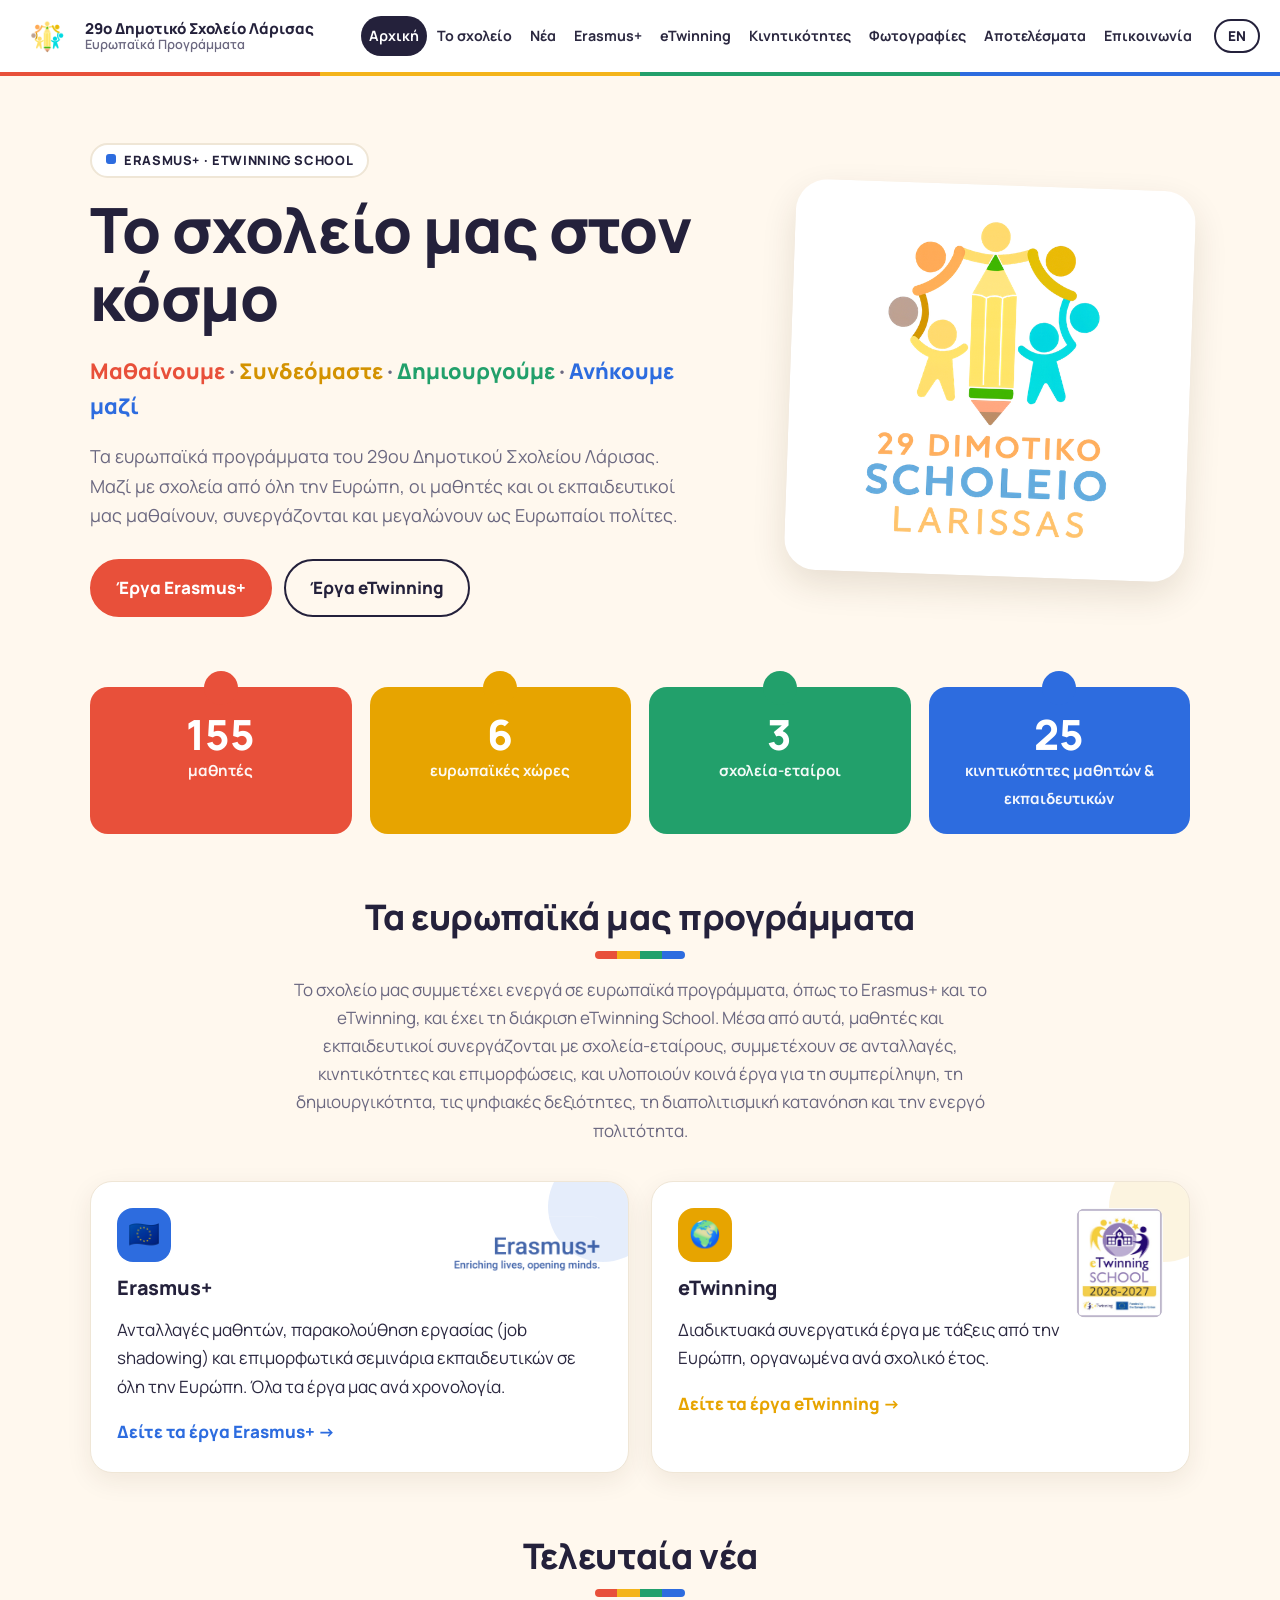
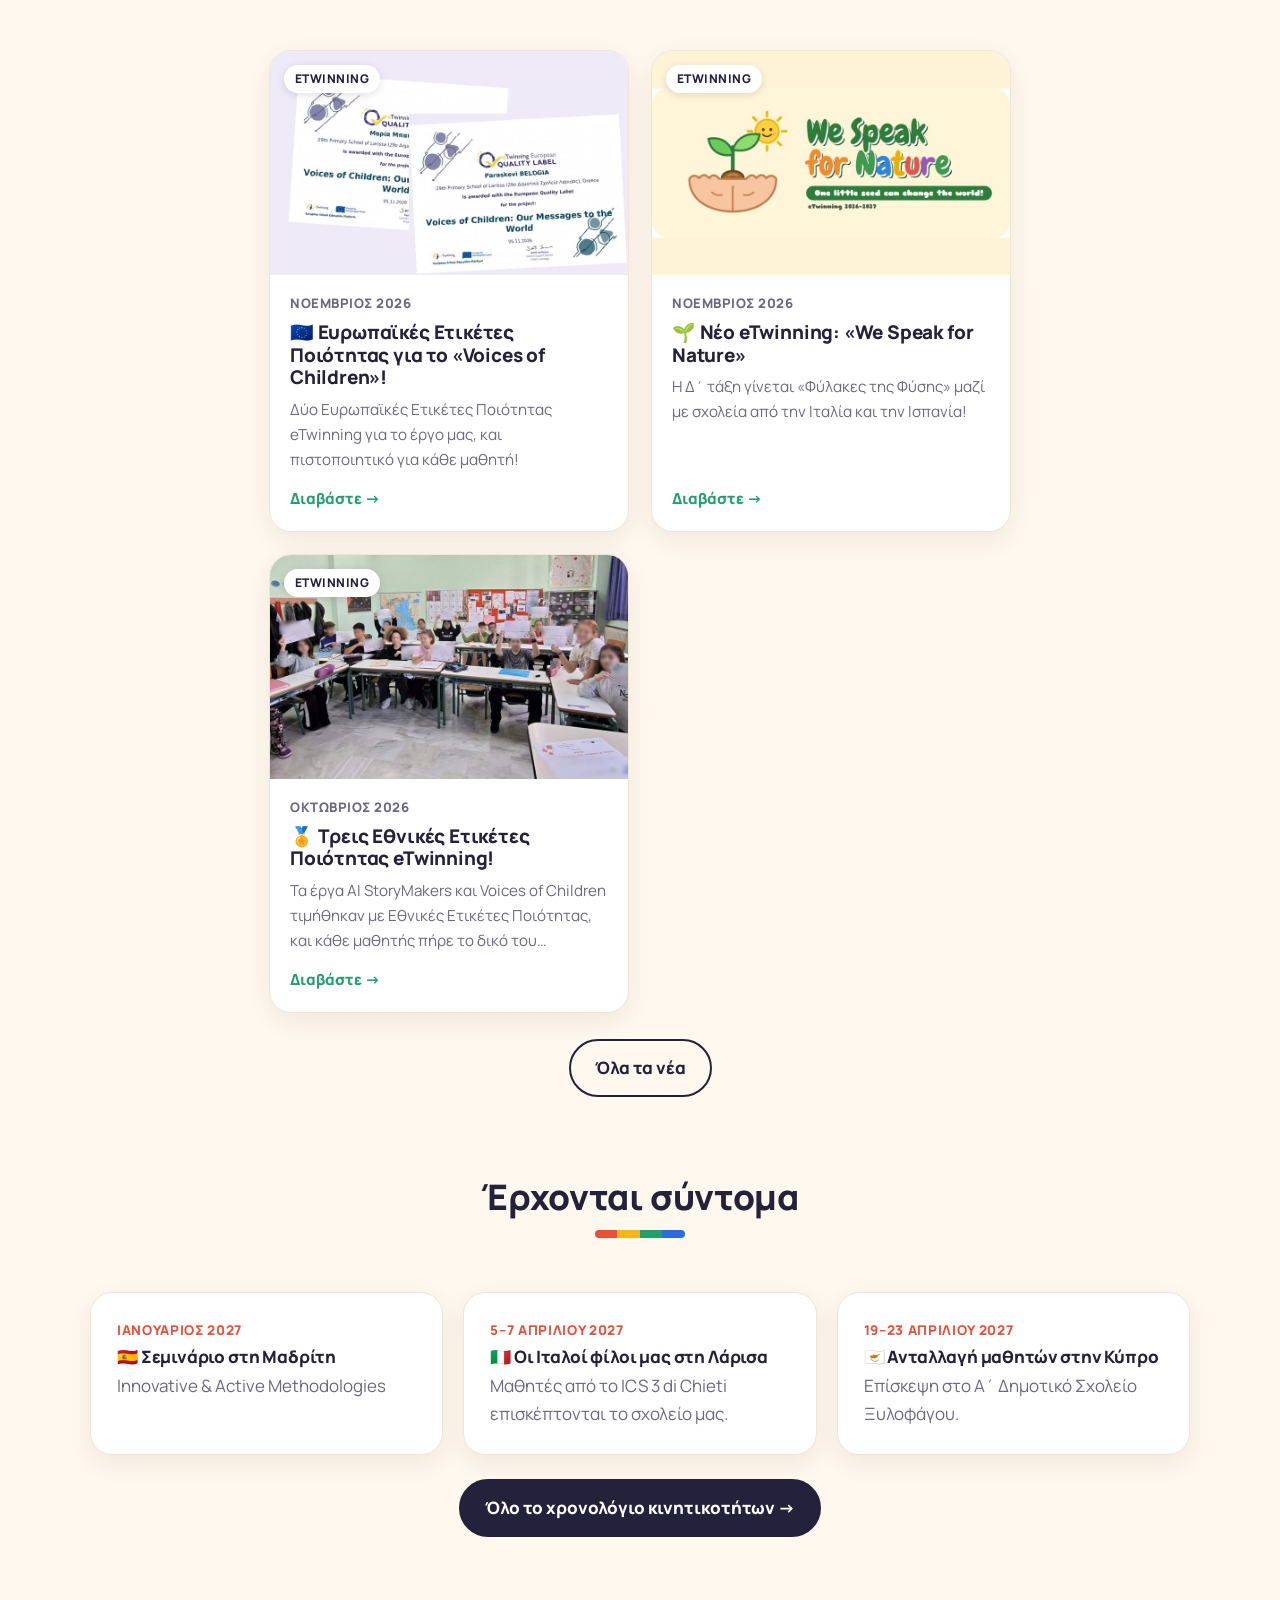
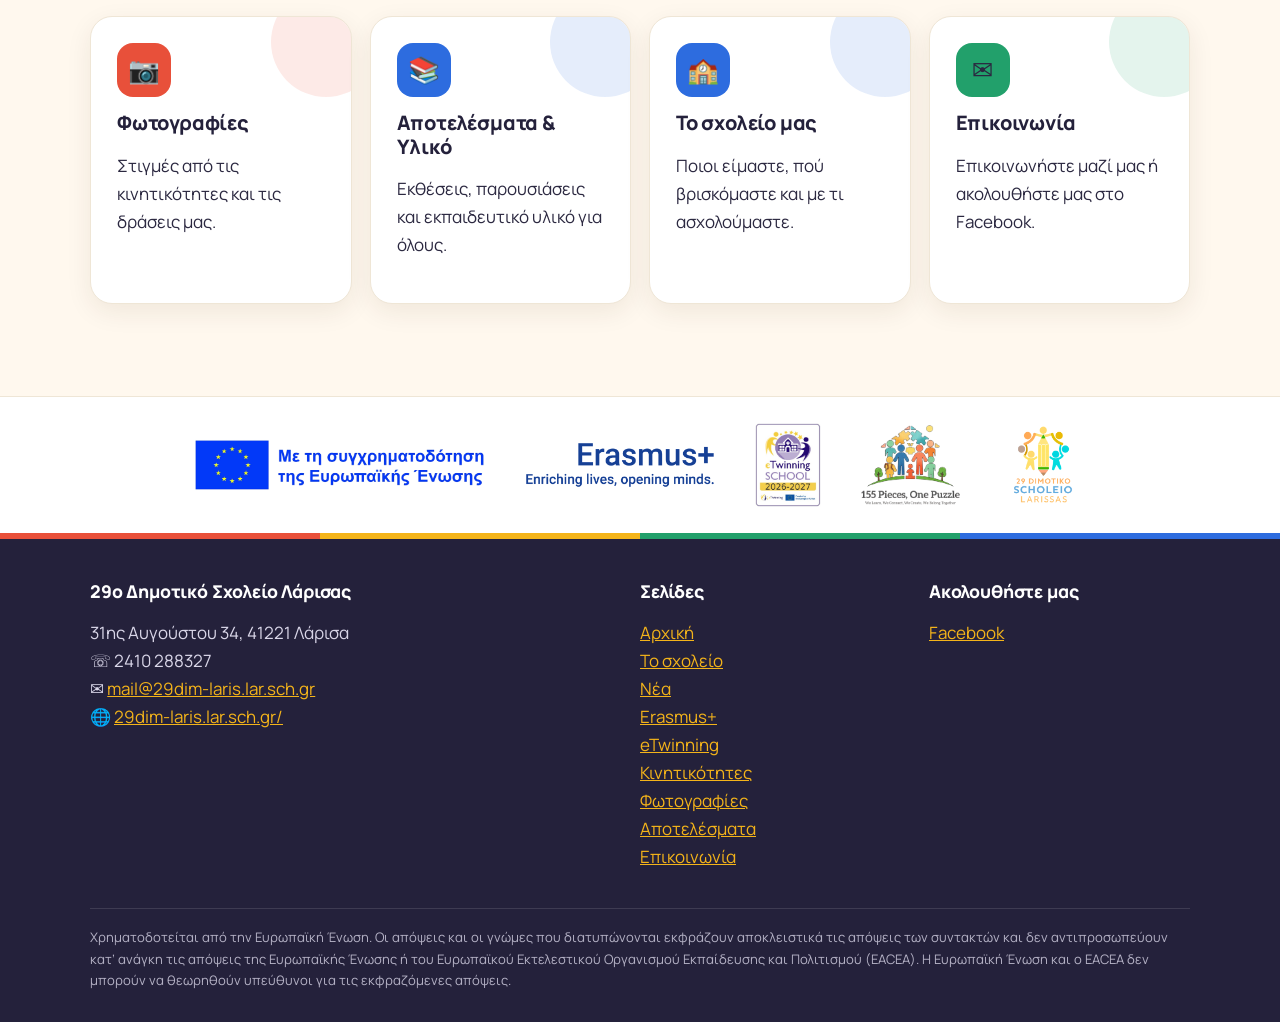
<file: index.html>
<!DOCTYPE html>
<html lang="el">
<head>
<meta charset="UTF-8">
<meta name="viewport" content="width=device-width, initial-scale=1.0">
<title>Ευρωπαϊκά Προγράμματα · 29ο Δημοτικό Σχολείο Λάρισας</title>
<meta name="description" content="Erasmus+ και eTwinning του 29ου Δημοτικού Σχολείου Λάρισας · European projects of the 29th Primary School of Larissa, Greece.">
<script>try{if(localStorage.getItem("lang")==="en")document.documentElement.classList.add("l-en")}catch(e){}</script>
<link href="https://fonts.googleapis.com/css2?family=Manrope:wght@400;600;700;800&display=swap" rel="stylesheet">
<link rel="icon" href="logo-school-icon.png">
<link rel="stylesheet" href="style.css?v=16">
</head>
<body>

<div class="hero">
  <div class="wrap hero-grid">
  <div>
    <span class="kicker">Erasmus+ · eTwinning School</span>
    <h1><span data-l="el">Το σχολείο μας στον κόσμο</span><span data-l="en">Our School in the World</span></h1>
    <p class="slogan"><span data-l="el"><span class="c-red">Μαθαίνουμε</span> · <span class="c-yellow">Συνδεόμαστε</span> · <span class="c-green">Δημιουργούμε</span> · <span class="c-blue">Ανήκουμε μαζί</span></span><span data-l="en"><span class="c-red">We learn</span> · <span class="c-yellow">We connect</span> · <span class="c-green">We create</span> · <span class="c-blue">We belong together</span></span></p>
    <p data-l="el">Τα ευρωπαϊκά προγράμματα του 29ου Δημοτικού Σχολείου Λάρισας. Μαζί με σχολεία από όλη την Ευρώπη, οι μαθητές και οι εκπαιδευτικοί μας μαθαίνουν, συνεργάζονται και μεγαλώνουν ως Ευρωπαίοι πολίτες.</p>
    <p data-l="en">The European projects of the 29th Primary School of Larissa, Greece. Together with schools across Europe, our pupils and teachers learn, collaborate and grow as European citizens.</p>
    <div class="btns">
      <a class="btn" href="erasmus.html"><span data-l="el">Έργα Erasmus+</span><span data-l="en">Erasmus+ Projects</span></a>
      <a class="btn ghost" href="etwinning.html"><span data-l="el">Έργα eTwinning</span><span data-l="en">eTwinning Projects</span></a>
    </div>
  </div>
  <div class="hero-art"><img src="logo-school.png" alt="29ο Δημοτικό Σχολείο Λάρισας"></div>
  </div>
</div>

<!-- ✏️ ΑΡΙΘΜΟΙ: αλλάξτε τα νούμερα όταν χρειάζεται -->
<div class="wrap">
  <div class="stats">
    <div class="stat"><b>155</b><span data-l="el">μαθητές</span><span data-l="en">pupils</span></div>
    <div class="stat"><b>6</b><span data-l="el">ευρωπαϊκές χώρες</span><span data-l="en">European countries</span></div>
    <div class="stat"><b>3</b><span data-l="el">σχολεία-εταίροι</span><span data-l="en">partner schools</span></div>
    <div class="stat"><b>25</b><span data-l="el">κινητικότητες μαθητών &amp; εκπαιδευτικών</span><span data-l="en">pupil &amp; teacher mobilities</span></div>
  </div>
</div>

<section>
  <div class="wrap">
    <div class="section-title">
      <h2><span data-l="el">Τα ευρωπαϊκά μας προγράμματα</span><span data-l="en">About our European projects</span></h2>
      <p data-l="el">Το σχολείο μας συμμετέχει ενεργά σε ευρωπαϊκά προγράμματα, όπως το Erasmus+ και το eTwinning, και έχει τη διάκριση eTwinning School. Μέσα από αυτά, μαθητές και εκπαιδευτικοί συνεργάζονται με σχολεία-εταίρους, συμμετέχουν σε ανταλλαγές, κινητικότητες και επιμορφώσεις, και υλοποιούν κοινά έργα για τη συμπερίληψη, τη δημιουργικότητα, τις ψηφιακές δεξιότητες, τη διαπολιτισμική κατανόηση και την ενεργό πολιτότητα.</p>
      <p data-l="en">Our school is actively involved in European programmes such as Erasmus+ and eTwinning, and holds the eTwinning School label. Through them, our pupils and teachers collaborate with partner schools, take part in exchanges, mobilities and professional development, and work on shared projects that promote inclusion, creativity, digital skills, intercultural understanding and active citizenship.</p>
    </div>
    <div class="grid2">
      <a class="card prog-card" href="erasmus.html">
        <img class="card-badge eu" src="logo-erasmus.png" alt="Erasmus+">
        <div class="icon">🇪🇺</div>
        <h3>Erasmus+</h3>
        <p data-l="el">Ανταλλαγές μαθητών, παρακολούθηση εργασίας (job shadowing) και επιμορφωτικά σεμινάρια εκπαιδευτικών σε όλη την Ευρώπη. Όλα τα έργα μας ανά χρονολογία.</p>
        <p data-l="en">Pupil exchanges, teacher job shadowing and training courses across Europe. All our projects, by year.</p>
        <span class="more"><span data-l="el">Δείτε τα έργα Erasmus+ →</span><span data-l="en">See Erasmus+ projects →</span></span>
      </a>
      <a class="card prog-card et" href="etwinning.html">
        <img class="card-badge" src="etwinning-school.png" alt="eTwinning School 2026-2027">
        <div class="icon">🌍</div>
        <h3>eTwinning</h3>
        <p data-l="el">Διαδικτυακά συνεργατικά έργα με τάξεις από την Ευρώπη, οργανωμένα ανά σχολικό έτος.</p>
        <p data-l="en">Online collaborative projects with classrooms across Europe, organised by school year.</p>
        <span class="more"><span data-l="el">Δείτε τα έργα eTwinning →</span><span data-l="en">See eTwinning projects →</span></span>
      </a>
    </div>
  </div>
</section>

<section style="padding-top:0">
  <div class="wrap">
    <div class="section-title">
      <h2><span data-l="el">Τελευταία νέα</span><span data-l="en">Latest news</span></h2>
    </div>
    <!-- ✏️ Εδώ φαίνονται τα 3 πιο πρόσφατα νέα. Για νέο άρθρο, αντιγράψτε ένα <a class="ncard"> ... </a> και βάλτε το ΠΡΩΤΟ. -->
    <div class="news-grid">
      <a class="ncard" href="news-european-quality-labels.html">
        <div class="thumb"><img src="news-eql-thumb.jpg" alt=""><span class="cat">eTwinning</span></div>
        <div class="body">
          <span class="date"><span data-l="el">Νοέμβριος 2026</span><span data-l="en">November 2026</span></span>
          <h3><span data-l="el">🇪🇺 Ευρωπαϊκές Ετικέτες Ποιότητας για το «Voices of Children»!</span><span data-l="en">🇪🇺 European Quality Labels for “Voices of Children”!</span></h3>
          <p data-l="el">Δύο Ευρωπαϊκές Ετικέτες Ποιότητας eTwinning για το έργο μας, και πιστοποιητικό για κάθε μαθητή!</p>
          <p data-l="en">Two eTwinning European Quality Labels for our project, and a certificate for every pupil!</p>
          <span class="more"><span data-l="el">Διαβάστε →</span><span data-l="en">Read more →</span></span>
        </div>
      </a>

      <a class="ncard" href="news-we-speak-for-nature.html">
        <div class="thumb"><img src="news-we-speak-thumb.jpg" alt=""><span class="cat">eTwinning</span></div>
        <div class="body">
          <span class="date"><span data-l="el">Νοέμβριος 2026</span><span data-l="en">November 2026</span></span>
          <h3><span data-l="el">🌱 Νέο eTwinning: «We Speak for Nature»</span><span data-l="en">🌱 New eTwinning: “We Speak for Nature”</span></h3>
          <p data-l="el">Η Δ΄ τάξη γίνεται «Φύλακες της Φύσης» μαζί με σχολεία από την Ιταλία και την Ισπανία!</p>
          <p data-l="en">Our Grade 4 pupils become “Nature Guardians” together with schools from Italy and Spain!</p>
          <span class="more"><span data-l="el">Διαβάστε →</span><span data-l="en">Read more →</span></span>
        </div>
      </a>

      <a class="ncard" href="news-quality-labels.html">
        <div class="thumb"><img src="news-quality-labels-thumb.jpg" alt=""><span class="cat">eTwinning</span></div>
        <div class="body">
          <span class="date"><span data-l="el">Οκτώβριος 2026</span><span data-l="en">October 2026</span></span>
          <h3><span data-l="el">🏅 Τρεις Εθνικές Ετικέτες Ποιότητας eTwinning!</span><span data-l="en">🏅 Three eTwinning National Quality Labels!</span></h3>
          <p data-l="el">Τα έργα AI StoryMakers και Voices of Children τιμήθηκαν με Εθνικές Ετικέτες Ποιότητας, και κάθε μαθητής πήρε το δικό του πιστοποιητικό!</p>
          <p data-l="en">Our projects AI StoryMakers and Voices of Children won National Quality Labels, and every pupil received their own certificate!</p>
          <span class="more"><span data-l="el">Διαβάστε →</span><span data-l="en">Read more →</span></span>
        </div>
      </a>


    </div>
    <p class="center-link"><a class="btn ghost" href="news.html"><span data-l="el">Όλα τα νέα</span><span data-l="en">All news</span></a></p>
  </div>
</section>

<section style="padding-top:0">
  <div class="wrap">
    <div class="section-title">
      <h2><span data-l="el">Έρχονται σύντομα</span><span data-l="en">Coming up</span></h2>
    </div>
    <div class="grid3 upcoming">
      <div class="card"><b><span data-l="el">Ιανουάριος 2027</span><span data-l="en">January 2027</span></b><h4>🇪🇸 <span data-l="el">Σεμινάριο στη Μαδρίτη</span><span data-l="en">Training course in Madrid</span></h4><p>Innovative &amp; Active Methodologies</p></div>
      <div class="card"><b><span data-l="el">5–7 Απριλίου 2027</span><span data-l="en">5–7 April 2027</span></b><h4>🇮🇹 <span data-l="el">Οι Ιταλοί φίλοι μας στη Λάρισα</span><span data-l="en">Our Italian friends visit us</span></h4><p data-l="el">Μαθητές από το ICS 3 di Chieti επισκέπτονται το σχολείο μας.</p><p data-l="en">Pupils from ICS 3 di Chieti visit our school.</p></div>
      <div class="card"><b><span data-l="el">19–23 Απριλίου 2027</span><span data-l="en">19–23 April 2027</span></b><h4>🇨🇾 <span data-l="el">Ανταλλαγή μαθητών στην Κύπρο</span><span data-l="en">Pupil exchange to Cyprus</span></h4><p data-l="el">Επίσκεψη στο Α΄ Δημοτικό Σχολείο Ξυλοφάγου.</p><p data-l="en">Visit to the 1st Primary School of Xylofagou.</p></div>
    </div>
    <p style="text-align:center;margin-top:24px"><a class="btn dark" href="mobilities.html"><span data-l="el">Όλο το χρονολόγιο κινητικοτήτων →</span><span data-l="en">Full mobility timeline →</span></a></p>
  </div>
</section>

<section style="padding-top:0">
  <div class="wrap">
    <div class="grid4">
      <a class="card prog-card gal" href="gallery.html"><div class="icon">📷</div><h3><span data-l="el">Φωτογραφίες</span><span data-l="en">Gallery</span></h3><p data-l="el">Στιγμές από τις κινητικότητες και τις δράσεις μας.</p><p data-l="en">Moments from our mobilities and activities.</p></a>
      <a class="card prog-card res" href="results.html"><div class="icon">📚</div><h3><span data-l="el">Αποτελέσματα &amp; Υλικό</span><span data-l="en">Results &amp; Materials</span></h3><p data-l="el">Εκθέσεις, παρουσιάσεις και εκπαιδευτικό υλικό για όλους.</p><p data-l="en">Reports, presentations and open teaching materials.</p></a>
      <a class="card prog-card" href="school.html"><div class="icon">🏫</div><h3><span data-l="el">Το σχολείο μας</span><span data-l="en">Our school</span></h3><p data-l="el">Ποιοι είμαστε, πού βρισκόμαστε και με τι ασχολούμαστε.</p><p data-l="en">Who we are, where we are and what we do.</p></a>
      <a class="card prog-card mob" href="contact.html"><div class="icon">✉️</div><h3><span data-l="el">Επικοινωνία</span><span data-l="en">Contact</span></h3><p data-l="el">Επικοινωνήστε μαζί μας ή ακολουθήστε μας στο Facebook.</p><p data-l="en">Get in touch or follow us on Facebook.</p></a>
    </div>
  </div>
</section>

<script src="script.js?v=16"></script>
</body>
</html>
</file>
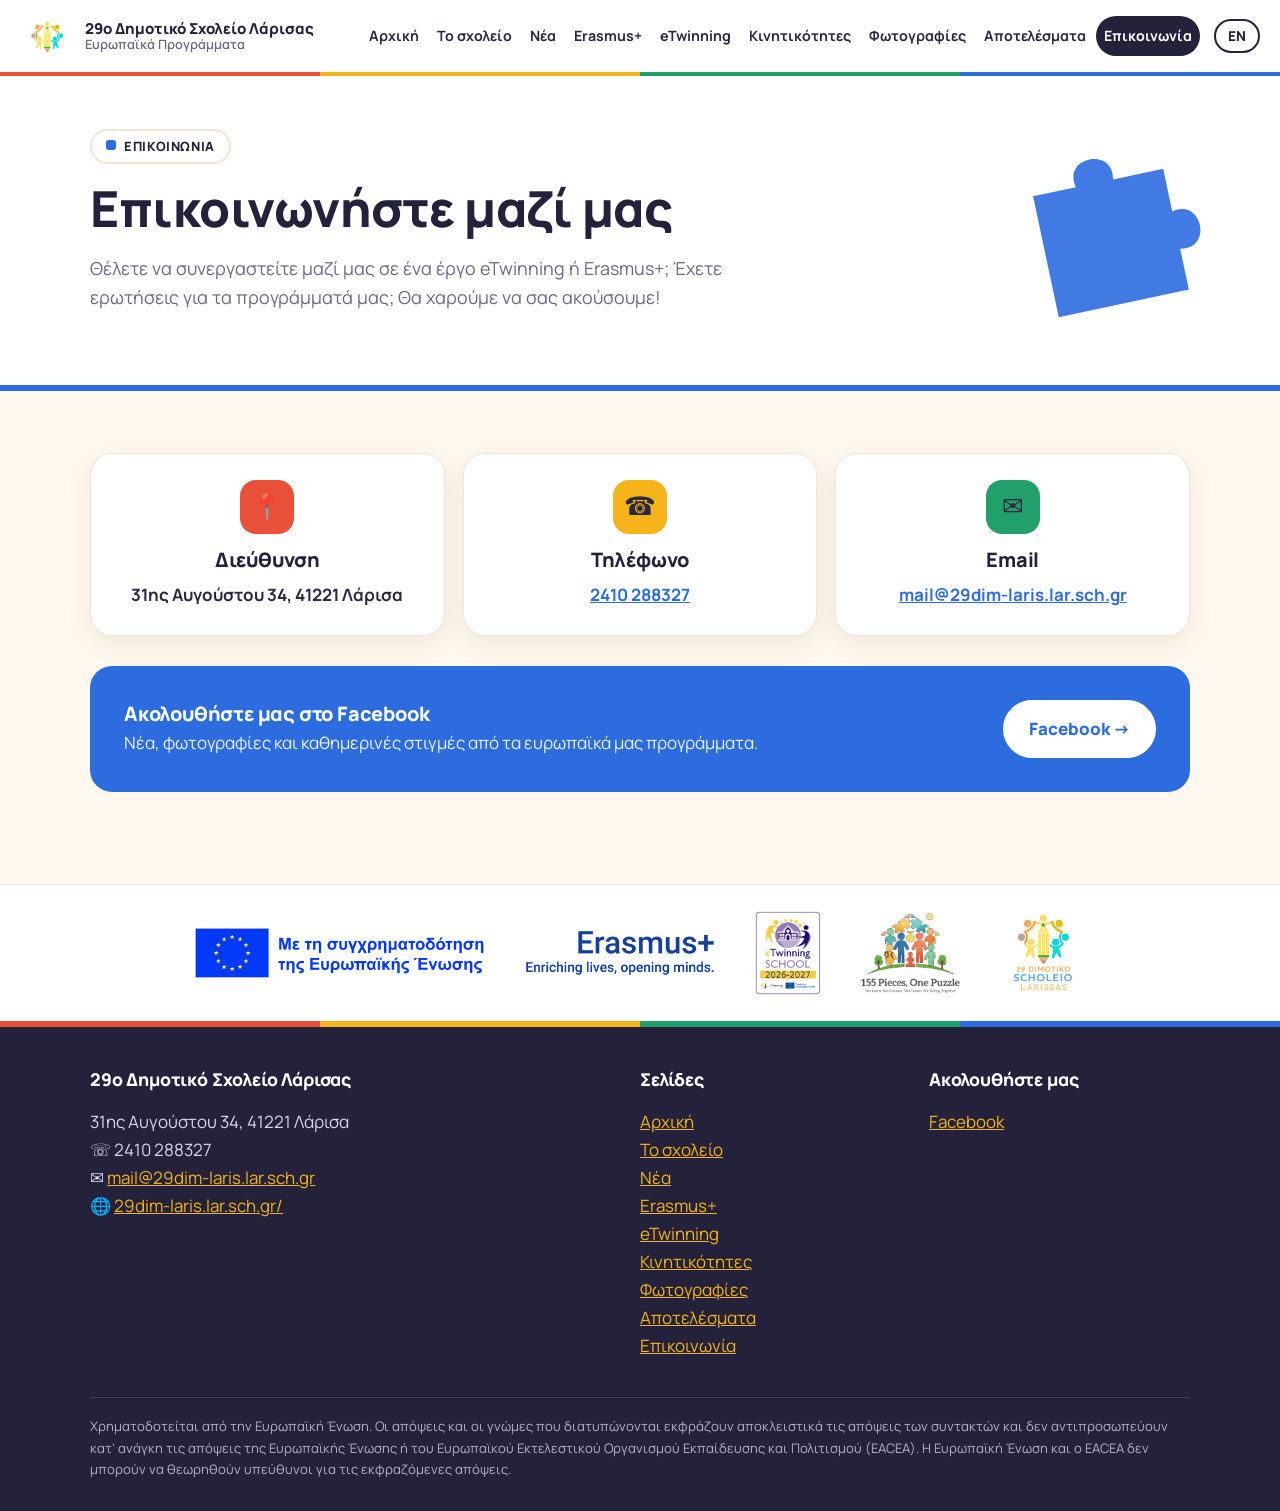
<file: contact.html>
<!DOCTYPE html>
<html lang="el">
<head>
<meta charset="UTF-8">
<meta name="viewport" content="width=device-width, initial-scale=1.0">
<title>Επικοινωνία · 29ο Δημοτικό Σχολείο Λάρισας</title>
<script>try{if(localStorage.getItem("lang")==="en")document.documentElement.classList.add("l-en")}catch(e){}</script>
<link href="https://fonts.googleapis.com/css2?family=Manrope:wght@400;600;700;800&display=swap" rel="stylesheet">
<link rel="icon" href="logo-school-icon.png">
<link rel="stylesheet" href="style.css?v=16">
</head>
<body>

<div class="hero page-hero">
  <div class="wrap">
    <span class="kicker"><span data-l="el">Επικοινωνία</span><span data-l="en">Contact</span></span>
    <h1><span data-l="el">Επικοινωνήστε μαζί μας</span><span data-l="en">Get in touch</span></h1>
    <p data-l="el">Θέλετε να συνεργαστείτε μαζί μας σε ένα έργο eTwinning ή Erasmus+; Έχετε ερωτήσεις για τα προγράμματά μας; Θα χαρούμε να σας ακούσουμε!</p>
    <p data-l="en">Would you like to work with us on an eTwinning or Erasmus+ project? Do you have questions about our programmes? We'd love to hear from you!</p>
  </div>
</div>

<section>
  <div class="wrap">
    <!-- Τα στοιχεία συμπληρώνονται αυτόματα από το script.js (ενότητα SCHOOL) -->
    <div class="contact-grid">
      <div class="card"><div class="icon">📍</div><h3><span data-l="el">Διεύθυνση</span><span data-l="en">Address</span></h3><p data-fill="address"></p></div>
      <div class="card"><div class="icon">☎️</div><h3><span data-l="el">Τηλέφωνο</span><span data-l="en">Phone</span></h3><p data-fill="phone"></p></div>
      <div class="card"><div class="icon">✉️</div><h3>Email</h3><p data-fill="email"></p></div>
    </div>

    <div class="fb-banner" style="margin-top:30px">
      <div>
        <h3><span data-l="el">Ακολουθήστε μας στο Facebook</span><span data-l="en">Follow us on Facebook</span></h3>
        <p data-l="el">Νέα, φωτογραφίες και καθημερινές στιγμές από τα ευρωπαϊκά μας προγράμματα.</p>
        <p data-l="en">News, photos and everyday moments from our European projects.</p>
      </div>
      <a class="btn" data-fill="facebook" href="#" target="_blank" rel="noopener">Facebook →</a>
    </div>
  </div>
</section>

<script src="script.js?v=16"></script>
</body>
</html>
</file>
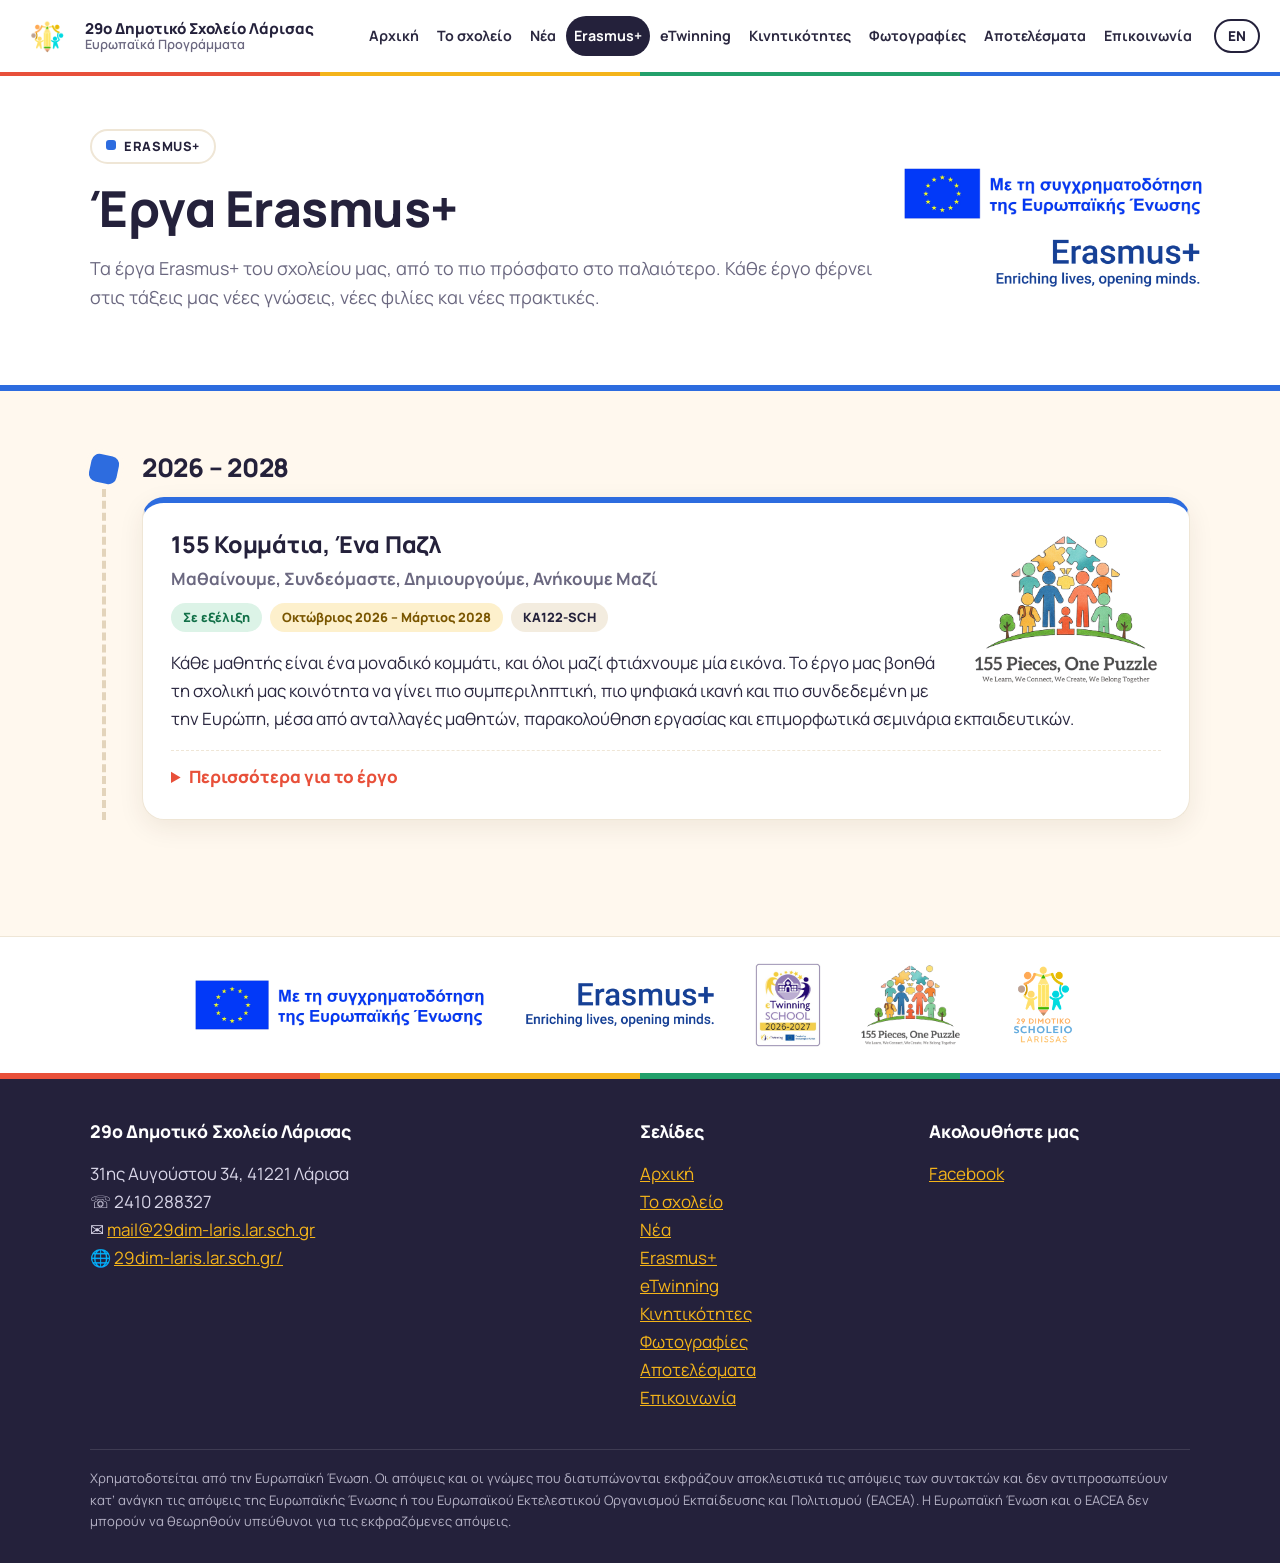
<file: erasmus.html>
<!DOCTYPE html>
<html lang="el">
<head>
<meta charset="UTF-8">
<meta name="viewport" content="width=device-width, initial-scale=1.0">
<title>Erasmus+ · 29ο Δημοτικό Σχολείο Λάρισας</title>
<script>try{if(localStorage.getItem("lang")==="en")document.documentElement.classList.add("l-en")}catch(e){}</script>
<link href="https://fonts.googleapis.com/css2?family=Manrope:wght@400;600;700;800&display=swap" rel="stylesheet">
<link rel="icon" href="logo-school-icon.png">
<link rel="stylesheet" href="style.css?v=16">
</head>
<body>

<div class="hero page-hero has-badge">
  <div class="hero-eu"><img data-l="el" src="eu-cofunded-el.png" alt="Με τη συγχρηματοδότηση της Ευρωπαϊκής Ένωσης"><img data-l="en" src="eu-cofunded-en.png" alt="Co-funded by the European Union"><img src="logo-erasmus.png" alt="Erasmus+"></div>
  <div class="wrap">
    <span class="kicker">Erasmus+</span>
    <h1><span data-l="el">Έργα Erasmus+</span><span data-l="en">Erasmus+ Projects</span></h1>
    <p data-l="el">Τα έργα Erasmus+ του σχολείου μας, από το πιο πρόσφατο στο παλαιότερο. Κάθε έργο φέρνει στις τάξεις μας νέες γνώσεις, νέες φιλίες και νέες πρακτικές.</p>
    <p data-l="en">Our Erasmus+ projects, from the most recent to the earliest. Each one brings new learning, new friendships and new practices into our classrooms.</p>
  </div>
</div>

<section>
  <div class="wrap">
    <div class="timeline">

      <!-- ===================== 2026–2028 ===================== -->
      <div class="year">
        <h2>2026 – 2028</h2>

        <article class="project">
          <img class="proj-logo" src="logo-155.png" alt="155 Pieces, One Puzzle">
          <h3><span data-l="el">155 Κομμάτια, Ένα Παζλ</span><span data-l="en">155 Pieces, One Puzzle</span></h3>
          <p class="sub"><span data-l="el">Μαθαίνουμε, Συνδεόμαστε, Δημιουργούμε, Ανήκουμε Μαζί</span><span data-l="en">We Learn, Connect, Create and Belong Together</span></p>
          <div class="meta">
            <span class="tag live"><span data-l="el">Σε εξέλιξη</span><span data-l="en">Ongoing</span></span>
            <span class="tag y"><span data-l="el">Οκτώβριος 2026 – Μάρτιος 2028</span><span data-l="en">October 2026 – March 2028</span></span>
            <span class="tag">KA122-SCH</span>
          </div>
          <p data-l="el">Κάθε μαθητής είναι ένα μοναδικό κομμάτι, και όλοι μαζί φτιάχνουμε μία εικόνα. Το έργο μας βοηθά τη σχολική μας κοινότητα να γίνει πιο συμπεριληπτική, πιο ψηφιακά ικανή και πιο συνδεδεμένη με την Ευρώπη, μέσα από ανταλλαγές μαθητών, παρακολούθηση εργασίας και επιμορφωτικά σεμινάρια εκπαιδευτικών.</p>
          <p data-l="en">Every pupil is a unique piece, and together we make one picture. Our project helps our school community become more inclusive, more digitally confident and more connected to Europe, through pupil exchanges, teacher job shadowing and training courses.</p>

          <details>
            <summary><span data-l="el">Περισσότερα για το έργο</span><span data-l="en">Read more about the project</span></summary>

            <h4>💡 <span data-l="el">Γιατί αυτό το έργο</span><span data-l="en">Why this project</span></h4>
            <p data-l="el">Το σχολείο μας είναι ένα δημόσιο δημοτικό στο κέντρο της Λάρισας με 155 μαθητές από 6 έως 12 ετών, με Τμήμα Ένταξης, Τάξη Υποδοχής ΖΕΠ και Ολοήμερο Πρόγραμμα. Η σχολική μας κοινότητα είναι πολυπολιτισμική και με μεγάλη ποικιλία αναγκών. Για να σχεδιάσουμε το έργο, κάναμε έρευνα αναγκών με ερωτηματολόγια σε όλους τους εκπαιδευτικούς και σε 103 μαθητές. Από αυτήν προέκυψαν τέσσερις ανάγκες: περισσότερη συμπερίληψη, δημιουργική και ασφαλής χρήση της τεχνολογίας, καλύτερο σχολικό κλίμα, και πιο βιωματική μάθηση, όπως ζήτησαν οι ίδιοι οι μαθητές (gamification, projects, μάθηση στην ύπαιθρο, STEM).</p>
            <p data-l="en">Our school is a public primary school in the centre of Larissa with 155 pupils aged 6–12, an inclusion class, a reception class for newly arrived pupils and an all-day programme. Our school community is multicultural, with a wide range of needs. To design the project, we carried out a needs analysis with questionnaires for all our teachers and 103 pupils. Four needs emerged: more inclusion, creative and safe use of technology, a better school climate, and more hands-on learning, just as the pupils themselves asked for (gamification, projects, outdoor learning, STEM).</p>

            <h4>🎯 <span data-l="el">Στόχοι</span><span data-l="en">Objectives</span></h4>
            <ul data-l="el">
              <li><b>Συμπερίληψη:</b> οι εκπαιδευτικοί μας να διαχειρίζονται αποτελεσματικά τη διαφορετικότητα και να προσφέρουν ποιοτική εκπαίδευση σε όλους τους μαθητές</li>
              <li><b>Ψηφιακή επάρκεια:</b> κριτική, ασφαλής και παιδαγωγικά αποτελεσματική χρήση των ΤΠΕ και της Τεχνητής Νοημοσύνης στη διδασκαλία</li>
              <li><b>Θετικό σχολικό κλίμα:</b> ασφαλές περιβάλλον μέσα από κοινωνικο-συναισθηματικές δεξιότητες και πρόληψη του εκφοβισμού</li>
              <li><b>Σύγχρονη διδασκαλία:</b> βιωματική μάθηση και ενεργός συμμετοχή των μαθητών</li>
            </ul>
            <ul data-l="en">
              <li><b>Inclusion:</b> helping our teachers manage diversity and offer quality education to every pupil</li>
              <li><b>Digital competence:</b> critical, safe and effective use of ICT and Artificial Intelligence in teaching</li>
              <li><b>Positive school climate:</b> a safe environment built on social-emotional skills and bullying prevention</li>
              <li><b>Modern teaching:</b> experiential learning and active pupil participation</li>
            </ul>

            <h4>🤝 <span data-l="el">Σχολεία-εταίροι</span><span data-l="en">Partner schools</span></h4>
            <ul>
              <li>🇨🇾 <a href="https://dim-xylofagou1-lar.schools.ac.cy/" target="_blank" rel="noopener">Α΄ Δημοτικό Σχολείο Ξυλοφάγου</a> – <span data-l="el">Κύπρος</span><span data-l="en">Cyprus</span></li>
              <li>🇮🇹 <a href="https://www.comprensivo3chieti.edu.it/" target="_blank" rel="noopener">ICS 3 di Chieti</a> – <span data-l="el">Ιταλία</span><span data-l="en">Italy</span></li>
              <li>🇮🇪 <a href="https://www.stcatherinesns.net" target="_blank" rel="noopener">Saint Catherine’s National School</a>, Dublin – <span data-l="el">Ιρλανδία</span><span data-l="en">Ireland</span></li>
            </ul>

            <div class="act-grid">
              <div class="act" style="--c:var(--green)">
                <b>🎒 <span data-l="el">Ανταλλαγές μαθητών</span><span data-l="en">Pupil exchanges</span></b>
                <span class="num">10 <span data-l="el">μαθητές</span><span data-l="en">pupils</span></span>
                <p data-l="el">Δύο ομάδες των 5 μαθητών της Ε΄ και ΣΤ΄ τάξης, για 5 ημέρες στην Κύπρο και την Ιταλία. Οι μαθητές μπαίνουν στις τάξεις του σχολείου υποδοχής, δουλεύουν σε μικτές ομάδες, δημιουργούν ψηφιακά έργα και συμμετέχουν σε διαπολιτισμικά εργαστήρια και εργαστήρια STEAM (ρομποτική, coding, Lego, πειράματα).</p>
                <p data-l="en">Two groups of 5 pupils from Grades 5–6, for 5 days in Cyprus and Italy. Pupils join classes at the host school, work in mixed teams, create digital projects and take part in intercultural and STEAM workshops (robotics, coding, Lego, experiments).</p>
              </div>
              <div class="act" style="--c:var(--red)">
                <b>👀 Job shadowing</b>
                <span class="num">6 <span data-l="el">εκπαιδευτικοί</span><span data-l="en">teachers</span></span>
                <p data-l="el">Δύο εκπαιδευτικοί σε κάθε σχολείο-εταίρο παρατηρούν στην πράξη: Universal Design for Learning και διαφοροποιημένη διδασκαλία, coding, ρομποτική και εργαλεία ΤΝ, πρακτικές κοινωνικο-συναισθηματικής μάθησης, Project-Based Learning, υπαίθρια εκπαίδευση και gamification.</p>
                <p data-l="en">Two teachers at each partner school observe in practice: Universal Design for Learning and differentiated teaching, coding, robotics and AI tools, social-emotional learning practices, Project-Based Learning, outdoor education and gamification.</p>
              </div>
              <div class="act" style="--c:var(--blue)">
                <b>🎓 <span data-l="el">Επιμορφωτικά σεμινάρια</span><span data-l="en">Training courses</span></b>
                <span class="num">9 <span data-l="el">εκπαιδευτικοί</span><span data-l="en">teachers</span></span>
                <ul>
                  <li>🇪🇸 <a href="https://englishmatters.org/curso/innovative-and-active-methodologies-for-teaching-and-learning-madrid-spain/" target="_blank" rel="noopener">Innovative and Active Methodologies for Teaching and Learning</a> <small>(Madrid)</small></li>
                  <li>🇫🇮 <a href="https://www.euneoscourses.eu/courses/future-ai-classroom-in-finland/" target="_blank" rel="noopener">Future AI Classroom</a> <small>(Helsinki)</small></li>
                  <li>🇪🇸 <a href="https://www.teacheracademy.eu/course/conflict-management-emotional-intelligence-and-bullying-prevention/" target="_blank" rel="noopener">Conflict Management, Emotional Intelligence and Bullying Prevention</a> <small>(Barcelona)</small></li>
                  <li>🇮🇸 <a href="https://www.smartteachersplaymore.com/courses-iceland/smart-teachers-play-more-outdoors" target="_blank" rel="noopener">Smart Teachers Play More Outdoors</a> <small>(Reykjavik)</small></li>
                  <li>🇮🇸 <a href="https://www.smartteachersplaymore.com/courses-iceland/inspiring-young-language-learners" target="_blank" rel="noopener">Inspiring Language Learners with CLIL Methodology</a> <small>(Reykjavik)</small></li>
                </ul>
              </div>
            </div>

            <h4>📏 <span data-l="el">Πώς αξιολογούμε τη μάθηση</span><span data-l="en">How we evaluate learning</span></h4>
            <ul data-l="el">
              <li><b>Πριν:</b> ερωτηματολόγια αυτοαξιολόγησης και συζήτηση για τις προσδοκίες</li>
              <li><b>Κατά τη διάρκεια:</b> ημερολόγιο εμπειριών των μαθητών, παρατήρηση από τους εκπαιδευτικούς και ψηφιακό portfolio (φωτογραφίες, βίντεο, δημιουργίες)</li>
              <li><b>Μετά:</b> επανάληψη των ερωτηματολογίων, παρουσιάσεις στο σχολείο, ομάδες συζήτησης με τους μαθητές και ανατροφοδότηση από τα σχολεία υποδοχής</li>
              <li><b>Μακροπρόθεσμα:</b> παρακολούθηση της συμμετοχής, της ένταξης και της συνεργασίας των μαθητών, π.χ. σε έργα eTwinning</li>
            </ul>
            <ul data-l="en">
              <li><b>Before:</b> self-assessment questionnaires and a talk about expectations</li>
              <li><b>During:</b> pupils' experience diaries, teacher observation and a digital portfolio (photos, videos, creations)</li>
              <li><b>After:</b> repeated questionnaires, presentations at school, pupil focus groups and feedback from the host schools</li>
              <li><b>Long term:</b> following pupils' participation, inclusion and collaboration, e.g. in eTwinning projects</li>
            </ul>

            <h4>🔄 <span data-l="el">Τι μένει στο σχολείο μας</span><span data-l="en">What stays in our school</span></h4>
            <ul data-l="el">
              <li>Σχέδιο ενσωμάτωσης που εγκρίνει ο Σύλλογος Διδασκόντων: Project-Based Learning σε τουλάχιστον δύο ενότητες ανά τετράμηνο, μία υπαίθρια δράση τον μήνα σε κάθε τάξη, νέες μορφές αξιολόγησης και ψηφιακά εργαλεία, συμπεριληπτικές πρακτικές</li>
              <li>Οδηγός Καλών Πρακτικών με σχέδια μαθημάτων και υλικό από τις κινητικότητες</li>
              <li>Κάθε εκπαιδευτικός που ταξίδεψε γίνεται μέντορας για 2–3 συναδέλφους, με μηνιαίες συναντήσεις ανταλλαγής εμπειριών</li>
              <li>Οι μαθητές συνεχίζουν τη συνεργασία με τα σχολεία υποδοχής μέσα από έργα eTwinning</li>
            </ul>
            <ul data-l="en">
              <li>An integration plan approved by the Teachers' Council: Project-Based Learning in at least two units per term, one outdoor activity a month in every class, new forms of assessment and digital tools, inclusive practices</li>
              <li>A Good Practice Guide with lesson plans and materials from the mobilities</li>
              <li>Every teacher who travelled mentors 2–3 colleagues, with monthly peer-learning meetings</li>
              <li>Pupils continue working with the host schools through eTwinning projects</li>
            </ul>

            <h4>📣 <span data-l="el">Πώς μοιραζόμαστε τα αποτελέσματα</span><span data-l="en">How we share the results</span></h4>
            <p data-l="el">Με επιμορφώσεις και εργαστήρια μέσα στο σχολείο, ενημέρωση των γονέων, αυτή την ιστοσελίδα και τα μέσα κοινωνικής δικτύωσης, παρουσιάσεις σε Ημέρες Erasmus+ και συνέδρια (π.χ. Εθνικό Συνέδριο eTwinning), μία εκδήλωση διάχυσης για σχολεία της Θεσσαλίας και την πλατφόρμα eTwinning.</p>
            <p data-l="en">Through in-school training and workshops, newsletters for parents, this website and social media, presentations at Erasmus+ Days and conferences (e.g. the National eTwinning Conference), a multiplier event for schools in Thessaly, and the eTwinning platform.</p>

            <p style="margin-top:18px"><a href="mobilities.html"><b><span data-l="el">→ Δείτε το χρονολόγιο των κινητικοτήτων</span><span data-l="en">→ See the mobility timeline</span></b></a></p>
            <p style="font-size:.88rem;color:var(--muted)"><span data-l="el">Αριθμός έργου</span><span data-l="en">Project number</span>: 2026-1-EL01-KA122-SCH-000404976</p>
          </details>
        </article>
      </div>

      <!-- ===================== ΠΡΟΤΥΠΟ ΓΙΑ ΠΑΛΑΙΟΤΕΡΑ ΕΡΓΑ =====================
           Αντιγράψτε το παρακάτω ΚΑΤΩ από το έργο 2026–2028 (το νεότερο μένει πάντα πρώτο),
           βγάλτε το από το σχόλιο και συμπληρώστε ελληνικά (data-l="el") και αγγλικά (data-l="en").

      <div class="year">
        <h2>2024 – 2026</h2>
        <article class="project">
          <h3><span data-l="el">Τίτλος στα ελληνικά</span><span data-l="en">Title in English</span></h3>
          <div class="meta">
            <span class="tag done"><span data-l="el">Ολοκληρώθηκε</span><span data-l="en">Completed</span></span>
            <span class="tag y"><span data-l="el">Μήνας Έτος – Μήνας Έτος</span><span data-l="en">Month Year – Month Year</span></span>
            <span class="tag">KA122-SCH</span>
          </div>
          <p data-l="el">Σύντομη περιγραφή.</p>
          <p data-l="en">Short description.</p>
        </article>
      </div>
      ======================================================================== -->

    </div>
  </div>
</section>

<script src="script.js?v=16"></script>
</body>
</html>
</file>
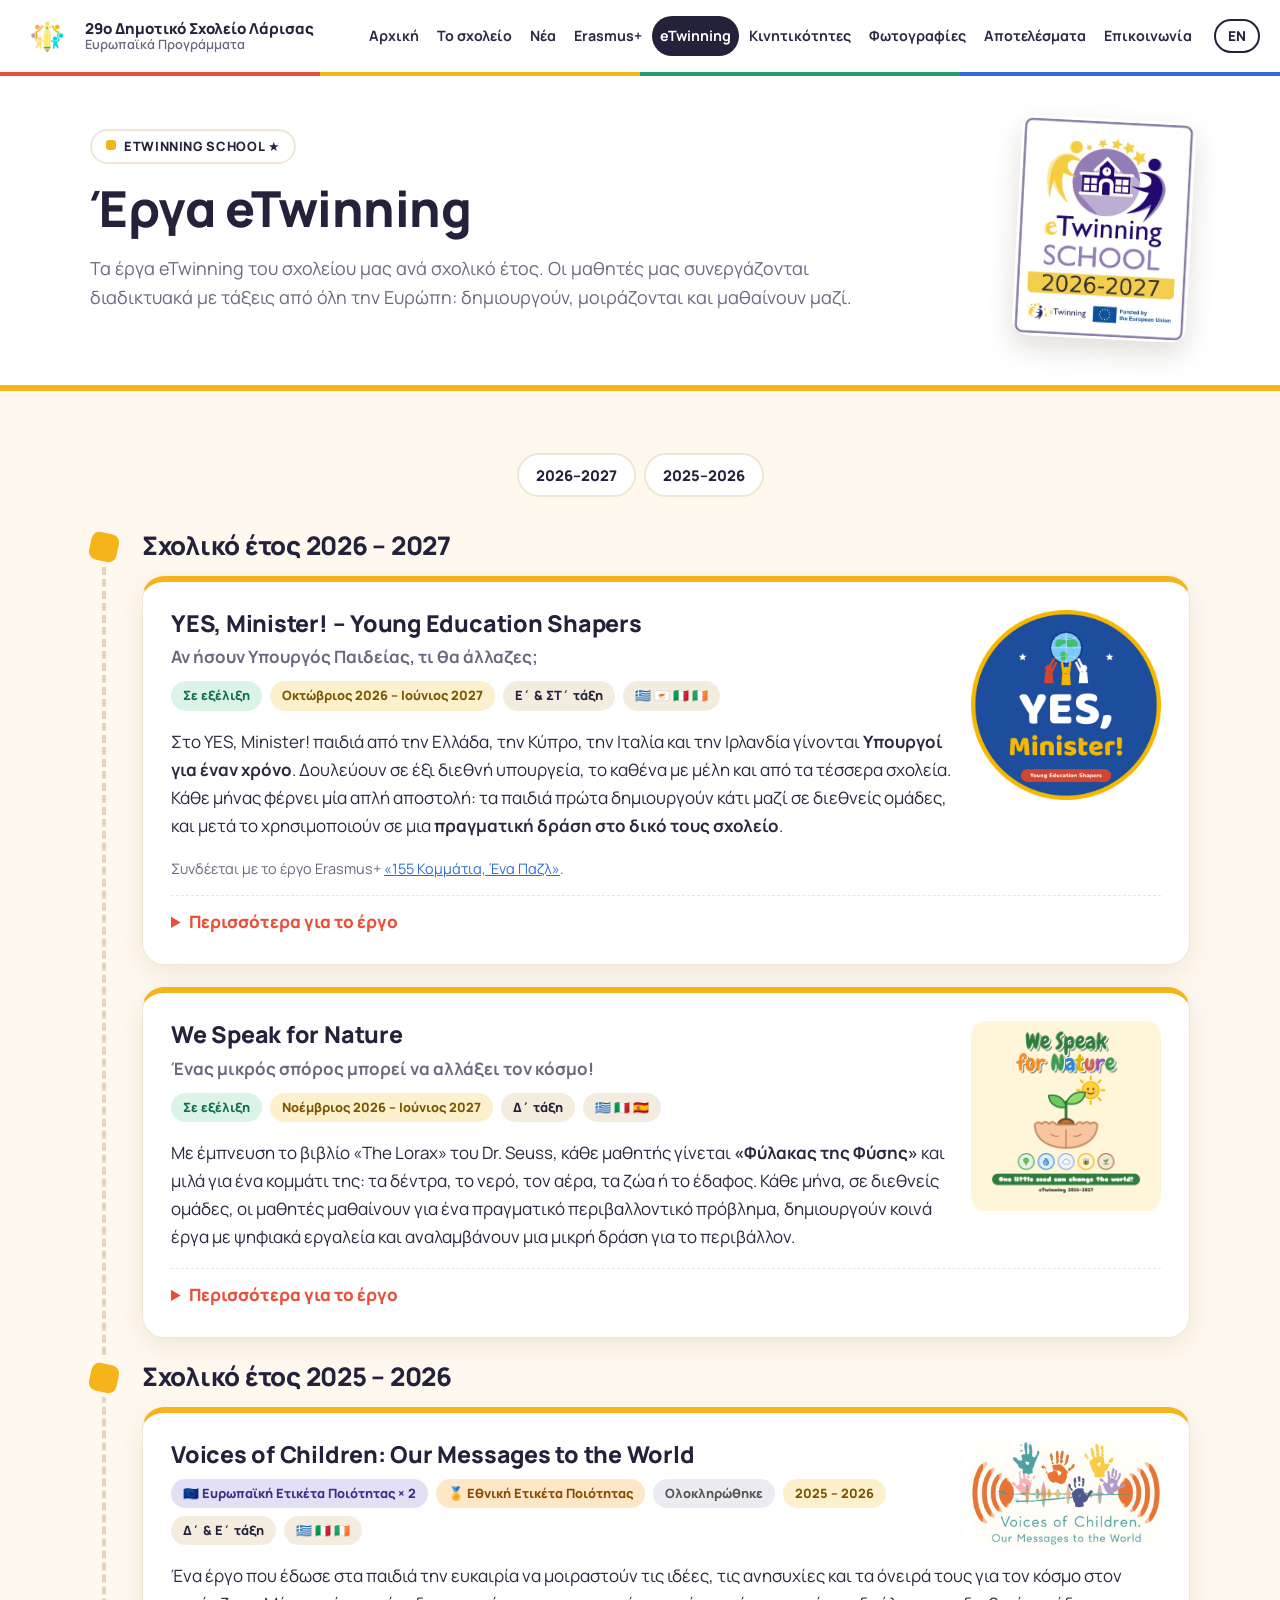
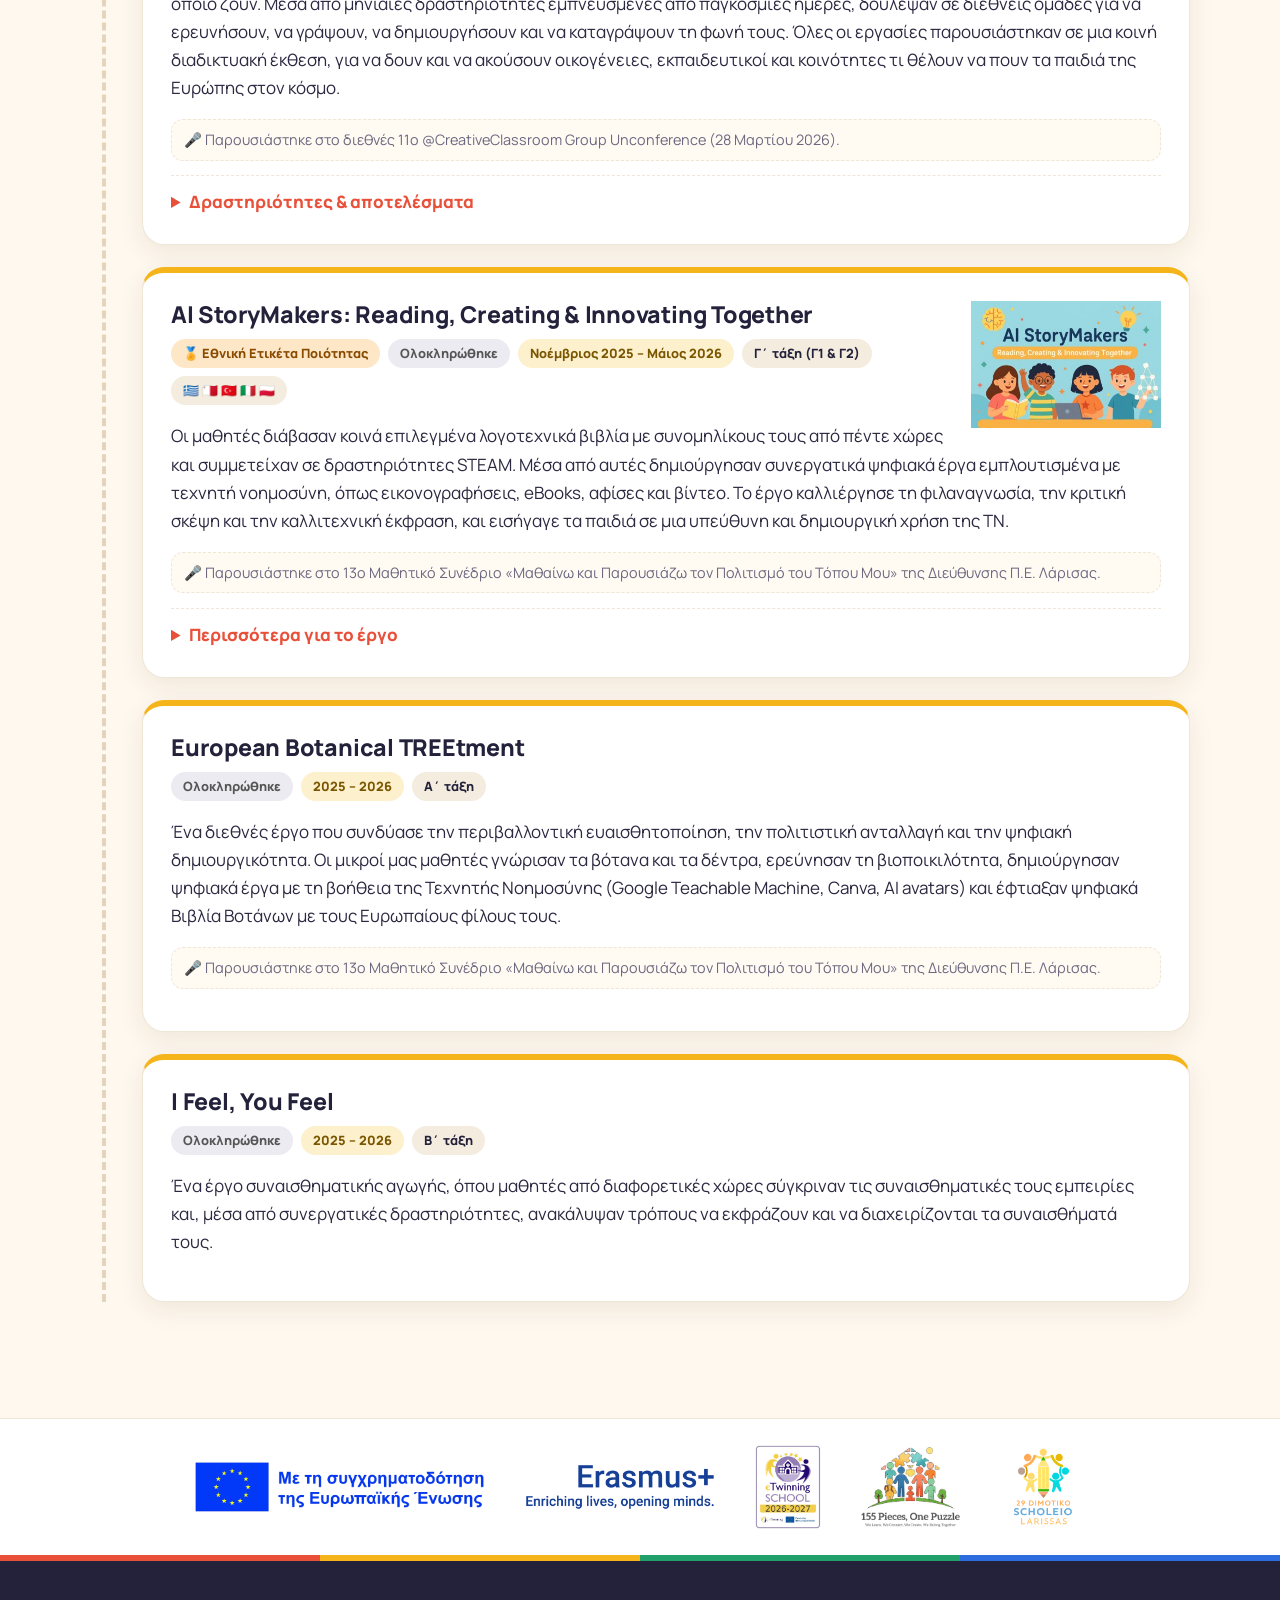
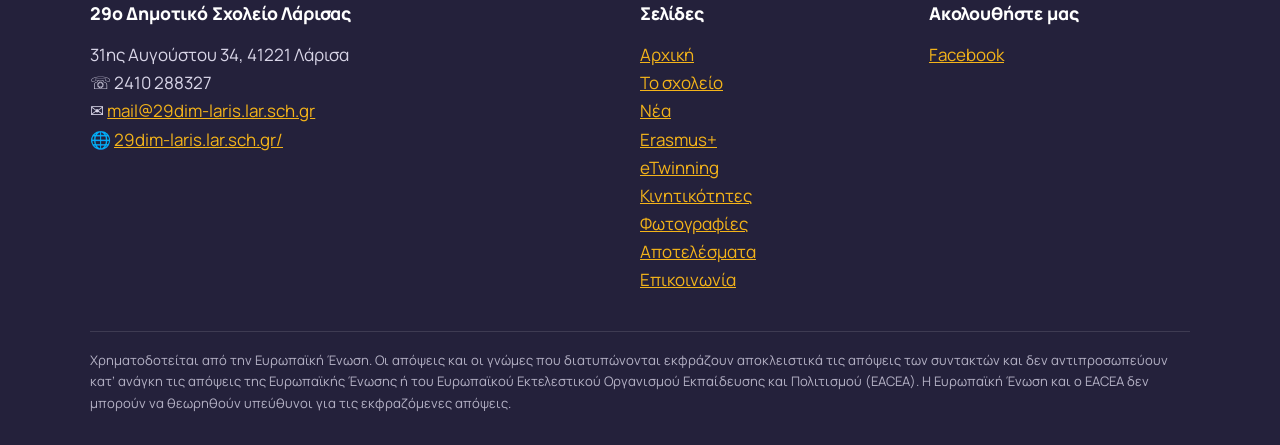
<file: etwinning.html>
<!DOCTYPE html>
<html lang="el">
<head>
<meta charset="UTF-8">
<meta name="viewport" content="width=device-width, initial-scale=1.0">
<title>eTwinning · 29ο Δημοτικό Σχολείο Λάρισας</title>
<script>try{if(localStorage.getItem("lang")==="en")document.documentElement.classList.add("l-en")}catch(e){}</script>
<link href="https://fonts.googleapis.com/css2?family=Manrope:wght@400;600;700;800&display=swap" rel="stylesheet">
<link rel="icon" href="logo-school-icon.png">
<link rel="stylesheet" href="style.css?v=16">
</head>
<body class="et-page">

<div class="hero page-hero et has-badge">
  <img class="hero-badge" src="etwinning-school.png" alt="eTwinning School 2026-2027">
  <div class="wrap">
    <span class="kicker">eTwinning School ★</span>
    <h1><span data-l="el">Έργα eTwinning</span><span data-l="en">eTwinning Projects</span></h1>
    <p data-l="el">Τα έργα eTwinning του σχολείου μας ανά σχολικό έτος. Οι μαθητές μας συνεργάζονται διαδικτυακά με τάξεις από όλη την Ευρώπη: δημιουργούν, μοιράζονται και μαθαίνουν μαζί.</p>
    <p data-l="en">Our eTwinning projects, organised by school year. Our pupils collaborate online with classrooms across Europe, creating, sharing and learning together.</p>
  </div>
</div>

<section>
  <div class="wrap">
    <div class="jump">
      <a href="#y2026">2026–2027</a>
      <a href="#y2025">2025–2026</a>    </div>

    <div class="timeline">

      <!-- ===================== 2026–2027 ===================== -->
      <div class="year" id="y2026">
        <h2><span data-l="el">Σχολικό έτος</span><span data-l="en">School year</span> 2026 – 2027</h2>

        <!-- ---------- YES, Minister! ---------- -->
        <article class="project" id="yes-minister">
          <img class="proj-logo" src="logo-yes-minister.png" alt="YES, Minister!">
          <h3>YES, Minister! – Young Education Shapers</h3>
          <p class="sub"><span data-l="el">Αν ήσουν Υπουργός Παιδείας, τι θα άλλαζες;</span><span data-l="en">If you were the Minister of Education, what would you change?</span></p>
          <div class="meta">
            <span class="tag live"><span data-l="el">Σε εξέλιξη</span><span data-l="en">Ongoing</span></span>
            <span class="tag y"><span data-l="el">Οκτώβριος 2026 – Ιούνιος 2027</span><span data-l="en">October 2026 – June 2027</span></span>
            <span class="tag"><span data-l="el">Ε΄ &amp; ΣΤ΄ τάξη</span><span data-l="en">Grades 5 &amp; 6</span></span>
            <span class="tag">🇬🇷 🇨🇾 🇮🇹 🇮🇪</span>
          </div>
          <p data-l="el">Στο YES, Minister! παιδιά από την Ελλάδα, την Κύπρο, την Ιταλία και την Ιρλανδία γίνονται <b>Υπουργοί για έναν χρόνο</b>. Δουλεύουν σε έξι διεθνή υπουργεία, το καθένα με μέλη και από τα τέσσερα σχολεία. Κάθε μήνας φέρνει μία απλή αποστολή: τα παιδιά πρώτα δημιουργούν κάτι μαζί σε διεθνείς ομάδες, και μετά το χρησιμοποιούν σε μια <b>πραγματική δράση στο δικό τους σχολείο</b>.</p>
          <p data-l="en">In YES, Minister!, children from Greece, Cyprus, Italy and Ireland become <b>Ministers for a year</b>. They work in six international ministries, each with members from all four schools. Every month brings one simple mission: the children first create something together in transnational teams, and then use it for a <b>real action in their own school</b>.</p>
          <p style="font-size:.9rem;color:var(--muted)"><span data-l="el">Συνδέεται με το έργο Erasmus+</span><span data-l="en">Connected to our Erasmus+ project</span> <a href="erasmus.html"><span data-l="el">«155 Κομμάτια, Ένα Παζλ»</span><span data-l="en">“155 Pieces, One Puzzle”</span></a>.</p>

          <details>
            <summary><span data-l="el">Περισσότερα για το έργο</span><span data-l="en">Read more about the project</span></summary>

            <p data-l="el">Οι αποστολές είναι απλές και χαρούμενες: μια αλυσίδα καλοσύνης, ένα παιχνίδι διαλείμματος για όλους, μια «Ώρα του Σχολείου των Ονείρων», ένα escape room για την ασφάλεια στο διαδίκτυο, ένα τραγούδι ασφάλειας, πινακίδες για τα φυτά και αυτοκόλλητα «Switch it off!». Τα παιδιά δουλεύουν με συνεργατικά εργαλεία όπως Padlet, Canva, Book Creator και Genially, και τέσσερις διαδικτυακές συναντήσεις φέρνουν κοντά όλους τους Υπουργούς μέσα στη χρονιά.</p>
            <p data-l="en">The missions are simple and joyful: a kindness chain, a break-time game for everyone, a Dream School Hour, an online-safety escape room, a safety song, plant signs and “Switch it off!” stickers. The children use collaborative tools such as Padlet, Canva, Book Creator and Genially, and four online meetings bring all the Ministers together during the year.</p>

            <h4>🗓️ <span data-l="el">Οι αποστολές της χρονιάς</span><span data-l="en">The year's missions</span></h4>
            <div class="missions">
              <div class="mission"><span class="m"><span data-l="el">Οκτ – Νοε</span><span data-l="en">Oct – Nov</span></span><b>Kindness Chain</b><span class="s"><span data-l="el">Ευεξία &amp; ψυχική υγεία</span><span data-l="en">Wellbeing &amp; mental health</span></span></div>
              <div class="mission"><span class="m"><span data-l="el">Δεκ</span><span data-l="en">Dec</span></span><b>No One Alone</b><span class="s"><span data-l="el">Συμπερίληψη &amp; ισότητα</span><span data-l="en">Inclusion &amp; equity</span></span></div>
              <div class="mission"><span class="m"><span data-l="el">Ιαν</span><span data-l="en">Jan</span></span><b>Dream School</b><span class="s"><span data-l="el">Πολιτότητα &amp; φωνή των μαθητών</span><span data-l="en">Citizenship &amp; pupil participation</span></span></div>
              <div class="mission"><span class="m"><span data-l="el">Φεβ</span><span data-l="en">Feb</span></span><b>Escape the Web Traps!</b><span class="s"><span data-l="el">Ψηφιακός γραμματισμός &amp; ΤΝ</span><span data-l="en">Digital &amp; AI literacy</span></span></div>
              <div class="mission"><span class="m"><span data-l="el">Μαρ</span><span data-l="en">Mar</span></span><b>Ready, Steady, Safe!</b><span class="s"><span data-l="el">Ετοιμότητα για έκτακτες ανάγκες</span><span data-l="en">Crisis preparedness</span></span></div>
              <div class="mission"><span class="m"><span data-l="el">Απρ</span><span data-l="en">Apr</span></span><b>Clean &amp; Green</b><span class="s"><span data-l="el">Βιωσιμότητα</span><span data-l="en">Sustainability</span></span></div>
              <div class="mission"><span class="m"><span data-l="el">Μάι</span><span data-l="en">May</span></span><b>Lights Off, Taps Off</b><span class="s"><span data-l="el">Βιωσιμότητα</span><span data-l="en">Sustainability</span></span></div>
              <div class="mission"><span class="m"><span data-l="el">Ιουν</span><span data-l="en">Jun</span></span><b>Our Real Acts Map</b><span class="s"><span data-l="el">Κάρτες στους πραγματικούς υπουργούς παιδείας</span><span data-l="en">Postcards to the real education ministers</span></span></div>
            </div>
            <p data-l="el" style="font-size:.92rem;color:var(--muted)">Σε κάθε αποστολή τα παιδιά μετρούν, φτιάχνουν απλά γραφήματα και γράφουν σύντομες αναφορές στα αγγλικά.</p>
            <p data-l="en" style="font-size:.92rem;color:var(--muted)">In every mission the children count, make simple graphs and write short reports in English.</p>

            <h4>🎯 <span data-l="el">Τι θα κάνουν οι μαθητές</span><span data-l="en">Pupils will</span></h4>
            <ul data-l="el">
              <li>Θα χρησιμοποιούν απλά αγγλικά για να σχεδιάζουν, να ενημερώνουν και να παίζουν με παιδιά από τρεις άλλες χώρες</li>
              <li>Θα δουλεύουν σε διεθνείς ομάδες: θα μοιράζονται ιδέες, θα ακούν, θα αποφασίζουν μαζί και θα κρατούν τις υποσχέσεις τους</li>
              <li>Θα μετρούν, θα υπολογίζουν και θα φτιάχνουν απλά γραφήματα από τις δικές τους αποστολές</li>
              <li>Θα χρησιμοποιούν την τεχνολογία και την ΤΝ με ασφάλεια και σύνεση</li>
              <li>Θα ξέρουν τι να κάνουν σε μια έκτακτη ανάγκη και θα θυμούνται τον αριθμό 112</li>
              <li>Θα κάνουν πραγματικές δράσεις για την καλοσύνη, τη συμπερίληψη, την ασφάλεια και το περιβάλλον στο σχολείο τους</li>
              <li>Θα νιώθουν περήφανοι που οι πράξεις τους μετράνε και που έχουν φίλους σε όλη την Ευρώπη</li>
            </ul>
            <ul data-l="en">
              <li>Use simple English to plan, report and play with children from three other countries</li>
              <li>Work in international teams: share ideas, listen, decide together and keep promises</li>
              <li>Count, measure and make simple graphs from their own missions</li>
              <li>Use technology and AI safely and wisely</li>
              <li>Know what to do in an emergency and remember the number 112</li>
              <li>Carry out real actions for kindness, inclusion, safety and the environment in their school</li>
              <li>Feel proud that their actions count and that they have friends across Europe</li>
            </ul>
            <p data-l="el" style="font-size:.92rem;color:var(--muted)">Το έργο καλύπτει όλους τους άξονες του θέματος eTwinning «Future-Ready Schools», με επίκεντρο τη φωνή των μαθητών.</p>
            <p data-l="en" style="font-size:.92rem;color:var(--muted)">The project covers every strand of the eTwinning theme “Future-Ready Schools”, with pupil voice at its centre.</p>
          </details>
        </article>

        <!-- ---------- We Speak for Nature ---------- -->
        <article class="project" id="we-speak-for-nature">
          <img class="proj-logo" src="logo-we-speak-for-nature.png" alt="We Speak for Nature">
          <h3>We Speak for Nature</h3>
          <p class="sub"><span data-l="el">Ένας μικρός σπόρος μπορεί να αλλάξει τον κόσμο!</span><span data-l="en">One little seed can change the world!</span></p>
          <div class="meta">
            <span class="tag live"><span data-l="el">Σε εξέλιξη</span><span data-l="en">Ongoing</span></span>
            <span class="tag y"><span data-l="el">Νοέμβριος 2026 – Ιούνιος 2027</span><span data-l="en">November 2026 – June 2027</span></span>
            <span class="tag"><span data-l="el">Δ΄ τάξη</span><span data-l="en">Grade 4</span></span>
            <span class="tag">🇬🇷 🇮🇹 🇪🇸</span>
          </div>
          <p data-l="el">Με έμπνευση το βιβλίο «The Lorax» του Dr. Seuss, κάθε μαθητής γίνεται <b>«Φύλακας της Φύσης»</b> και μιλά για ένα κομμάτι της: τα δέντρα, το νερό, τον αέρα, τα ζώα ή το έδαφος. Κάθε μήνα, σε διεθνείς ομάδες, οι μαθητές μαθαίνουν για ένα πραγματικό περιβαλλοντικό πρόβλημα, δημιουργούν κοινά έργα με ψηφιακά εργαλεία και αναλαμβάνουν μια μικρή δράση για το περιβάλλον.</p>
          <p data-l="en">Inspired by Dr. Seuss's “The Lorax”, every pupil becomes a <b>“Nature Guardian”</b> and speaks for one part of nature: trees, water, air, animals or soil. Every month, in international teams, pupils learn about a real environmental problem, create joint projects with digital tools and take a small action for the environment.</p>

          <details>
            <summary><span data-l="el">Περισσότερα για το έργο</span><span data-l="en">Read more about the project</span></summary>

            <p data-l="el">Στο «The Lorax» ένα μικρό πλάσμα μιλά για τα δέντρα, και η ιστορία τελειώνει με έναν σπόρο και ένα μεγάλο μήνυμα: τίποτα δεν θα αλλάξει, αν κάποιος δεν νοιαστεί. Σε αυτό το έργο, παιδιά από διαφορετικές χώρες αποφασίζουν να νοιαστούν. Κάθε μήνα οι διεθνείς ομάδες ακολουθούν μια στιγμή της ιστορίας: <b>μαθαίνουν</b> κάτι για το περιβάλλον, <b>δημιουργούν</b> κάτι μαζί διαδικτυακά και <b>δρουν</b> στον πραγματικό κόσμο. Τον Ιούνιο, η «κοιλάδα» πρασινίζει ξανά!</p>
            <p data-l="en">In The Lorax, a small creature speaks up for the trees, and the story ends with one seed and a big message: nothing will change unless someone cares. In this project, children from different countries decide to care. Each month, the international groups follow one moment of the story: they <b>learn</b> something about the environment, <b>create</b> something together online and <b>act</b> in the real world. By June, the “valley” grows green again!</p>

            <h4>🤝 <span data-l="el">Σχολεία-εταίροι</span><span data-l="en">Partner schools</span></h4>
            <ul class="partners">
              <li>🇮🇹 8° CDS di Piacenza – <span data-l="el">Ιταλία</span><span data-l="en">Italy</span></li>
              <li>🇪🇸 CEIP Puente Castro, León – <span data-l="el">Ισπανία</span><span data-l="en">Spain</span></li>
            </ul>

            <h4>🦸 <span data-l="el">Οι πέντε Ομάδες Φυλάκων</span><span data-l="en">The five Guardian Groups</span></h4>
            <p data-l="el">Κάθε παιδί διαλέγει για ποιο κομμάτι της φύσης θα μιλήσει, φτιάχνει τη δική του χάρτινη μάσκα Φύλακα και μπαίνει σε μια διεθνή ομάδα με μαθητές από όλες τις χώρες.</p>
            <p data-l="en">Each child chooses which part of nature to speak for, makes their own paper Guardian mask and joins an international group with pupils from every partner country.</p>
            <div class="chips">
              <span>🌳 <span data-l="el">Φύλακες των Δέντρων</span><span data-l="en">Guardians of the Trees</span></span>
              <span>💧 <span data-l="el">Φύλακες του Νερού</span><span data-l="en">Guardians of the Water</span></span>
              <span>🌬️ <span data-l="el">Φύλακες του Αέρα</span><span data-l="en">Guardians of the Air</span></span>
              <span>🐝 <span data-l="el">Φύλακες των Ζώων</span><span data-l="en">Guardians of the Animals</span></span>
              <span>🌱 <span data-l="el">Φύλακες του Εδάφους</span><span data-l="en">Guardians of the Soil</span></span>
            </div>

            <h4>🗓️ <span data-l="el">Ένας μήνας, μία στιγμή της ιστορίας</span><span data-l="en">One month, one moment of the story</span></h4>
            <div class="missions">
              <div class="mission"><span class="m"><span data-l="el">Νοε</span><span data-l="en">Nov</span></span><b><span data-l="el">Μια όμορφη πράσινη κοιλάδα</span><span data-l="en">A beautiful green valley</span></b><span class="s"><span data-l="el">Μάσκες, η «Χάρτα» κάθε ομάδας και ο χάρτης «Οι πράσινοι θησαυροί μας»</span><span data-l="en">Masks, each group's Charter and the “Our Green Treasures” map</span></span></div>
              <div class="mission"><span class="m"><span data-l="el">Δεκ</span><span data-l="en">Dec</span></span><b><span data-l="el">Πράγματα που κανείς δεν χρειάζεται</span><span data-l="en">Things nobody needs</span></b><span class="s"><span data-l="el">Σκυταλοδρομία-βίντεο και δώρα χωρίς απόβλητα</span><span data-l="en">Gift relay video and zero-waste gifts</span></span></div>
              <div class="mission"><span class="m"><span data-l="el">Ιαν</span><span data-l="en">Jan</span></span><b><span data-l="el">Ο ουρανός γκριζάρει</span><span data-l="en">The sky turns grey</span></b><span class="s"><span data-l="el">Κοινή έρευνα για τον αέρα και Ημέρα «Πάμε σχολείο με τα πόδια»</span><span data-l="en">A joint Air Report and a walk-to-school day</span></span></div>
              <div class="mission"><span class="m"><span data-l="el">Φεβ</span><span data-l="en">Feb</span></span><b><span data-l="el">Τα ζώα φεύγουν</span><span data-l="en">The animals leave</span></b><span class="s"><span data-l="el">«Follow the Swallow»: ένα χελιδόνι ταξιδεύει από χώρα σε χώρα · ταΐστρες</span><span data-l="en">“Follow the Swallow”: a swallow travels across our countries · bird feeders</span></span></div>
              <div class="mission"><span class="m"><span data-l="el">Μαρ</span><span data-l="en">Mar</span></span><b><span data-l="el">Πέφτει το τελευταίο δέντρο</span><span data-l="en">The last tree falls</span></b><span class="s"><span data-l="el">Δίδυμα Δέντρα: γράμματα ανάμεσα σε δέντρα των χωρών μας · Ημέρα Φροντίδας</span><span data-l="en">Tree Twins: letters between trees in our countries · Tree Care Day</span></span></div>
              <div class="mission"><span class="m"><span data-l="el">Απρ</span><span data-l="en">Apr</span></span><b><span data-l="el">Ένας σπόρος κι η λέξη «Unless»</span><span data-l="en">One seed and the word “Unless”</span></b><span class="s"><span data-l="el">Αγώνας σπόρων: ίδιοι σπόροι, ίδια μέρα, ένα κοινό γράφημα</span><span data-l="en">Seed race: same seeds, same day, one shared chart</span></span></div>
              <div class="mission"><span class="m"><span data-l="el">Μάι</span><span data-l="en">May</span></span><b><span data-l="el">Τι γίνεται μετά;</span><span data-l="en">What happens next?</span></b><span class="s"><span data-l="el">Κοινή ιστορία «Η κοιλάδα μας, 20 χρόνια μετά»</span><span data-l="en">Story relay “Our Valley, 20 Years Later”</span></span></div>
              <div class="mission"><span class="m"><span data-l="el">Ιουν</span><span data-l="en">Jun</span></span><b><span data-l="el">Η κοιλάδα πρασινίζει ξανά</span><span data-l="en">The valley grows green again</span></b><span class="s"><span data-l="el">Δέντρο των Υποσχέσεων και Γιορτή των Φυλάκων</span><span data-l="en">Promise Tree and the Guardians' Festival</span></span></div>
            </div>

            <h4>💻 <span data-l="el">Συνεργασία</span><span data-l="en">How we collaborate</span></h4>
            <p data-l="el">Κάθε κοινό έργο ολοκληρώνεται μόνο όταν κάθε χώρα προσθέσει το δικό της κομμάτι. Οι Φύλακες συναντιούνται <b>πέντε φορές διαδικτυακά</b> μέσα στη χρονιά (Γνωριμία, Πράσινα Δώρα, Διαβατήρια Δέντρων, Ώρα της Ιστορίας, Γιορτή των Φυλάκων) και συζητούν κάθε μήνα στο forum του TwinSpace.</p>
            <p data-l="en">Every joint product is complete only when every country has added its part. The Guardians meet <b>five times online</b> during the year (Meet the Guardians, Green Gift Show, Tree Passports, Story Time, Guardians' Festival) and talk every month in the TwinSpace forum.</p>
            <div class="chips"><span>TwinSpace</span><span>Padlet</span><span>Canva</span><span>Book Creator</span><span>ChatterPix Kids</span><span>Google Sheets</span></div>

            <h4>🎯 <span data-l="el">Τι καλλιεργεί</span><span data-l="en">What it develops</span></h4>
            <p data-l="el">Περιβαλλοντική συνείδηση, επικοινωνία στα αγγλικά, ψηφιακό εγγραμματισμό και ενεργό πολιτειότητα, αλλά και μαθηματικά μέσα από μετρήσεις και συγκρίσεις (δέντρα, σπόροι, μαθητές που περπάτησαν). Τα παιδιά νιώθουν ότι μπορούν να κάνουν τη διαφορά και ότι ανήκουν σε μια ευρωπαϊκή παρέα φίλων. Το έργο καλύπτει τους άξονες του θέματος eTwinning «Future-Ready Schools»: βιωσιμότητα, πολιτότητα, ευεξία, συμπερίληψη και ψηφιακές δεξιότητες.</p>
            <p data-l="en">Environmental awareness, communication in English, digital literacy and active citizenship, plus maths through measuring and comparing (trees, seeds, walkers). Children feel they can make a difference and belong to a European group of friends. The project covers the strands of the eTwinning theme “Future-Ready Schools”: sustainability, citizenship, wellbeing, inclusion and digital skills.</p>

            <p class="conf">🎭 <span data-l="el">Σε όλες τις φωτογραφίες, τα βίντεο και τις διαδικτυακές συναντήσεις τα παιδιά φορούν τις μάσκες των Φυλάκων, έτσι τα πρόσωπά τους δεν φαίνονται ποτέ.</span><span data-l="en">In every photo, video and online meeting the children wear their Guardian masks, so their faces are never shown.</span></p>
          </details>
        </article>

      </div>

      <!-- ===================== 2025–2026 ===================== -->
      <div class="year" id="y2025">
        <h2><span data-l="el">Σχολικό έτος</span><span data-l="en">School year</span> 2025 – 2026</h2>

        <article class="project" id="voices-of-children">
          <img class="proj-logo" src="logo-voices.png" alt="Voices of Children">
          <h3>Voices of Children: Our Messages to the World</h3>
          <div class="meta">
            <span class="tag eql">🇪🇺 <span data-l="el">Ευρωπαϊκή Ετικέτα Ποιότητας × 2</span><span data-l="en">European Quality Label × 2</span></span>
            <span class="tag ql">🏅 <span data-l="el">Εθνική Ετικέτα Ποιότητας</span><span data-l="en">National Quality Label × 2</span></span>
            <span class="tag done"><span data-l="el">Ολοκληρώθηκε</span><span data-l="en">Completed</span></span>
            <span class="tag y">2025 – 2026</span>
            <span class="tag"><span data-l="el">Δ΄ &amp; Ε΄ τάξη</span><span data-l="en">Grades 4 &amp; 5</span></span>
            <span class="tag">🇬🇷 🇮🇹 🇮🇪</span>
          </div>
          <p data-l="el">Ένα έργο που έδωσε στα παιδιά την ευκαιρία να μοιραστούν τις ιδέες, τις ανησυχίες και τα όνειρά τους για τον κόσμο στον οποίο ζουν. Μέσα από μηνιαίες δραστηριότητες εμπνευσμένες από παγκόσμιες ημέρες, δούλεψαν σε διεθνείς ομάδες για να ερευνήσουν, να γράψουν, να δημιουργήσουν και να καταγράψουν τη φωνή τους. Όλες οι εργασίες παρουσιάστηκαν σε μια κοινή διαδικτυακή έκθεση, για να δουν και να ακούσουν οικογένειες, εκπαιδευτικοί και κοινότητες τι θέλουν να πουν τα παιδιά της Ευρώπης στον κόσμο.</p>
          <p data-l="en">A project that gave children the chance to share their ideas, worries and dreams about the world they live in. Through monthly activities inspired by international days, they worked in international teams to investigate, write, create, survey and record their voices. All contributions came together in a shared online exhibition, so that families, teachers and communities could see and hear what children across Europe want to say to the world.</p>

          <p class="conf">🎤 <span data-l="el">Παρουσιάστηκε στο διεθνές 11ο @CreativeClassroom Group Unconference (28 Μαρτίου 2026).</span><span data-l="en">Presented at the international 11th @CreativeClassroom Group Unconference (28 March 2026).</span></p>

          <details>
            <summary><span data-l="el">Δραστηριότητες &amp; αποτελέσματα</span><span data-l="en">Activities &amp; results</span></summary>

            <h4>🤝 <span data-l="el">Σχολεία-εταίροι</span><span data-l="en">Partner schools</span></h4>
            <ul class="partners">
              <li>🇮🇹 <a href="https://www.comprensivo3chieti.edu.it/" target="_blank" rel="noopener">ICS 3 di Chieti</a> – <span data-l="el">Ιταλία</span><span data-l="en">Italy</span></li>
              <li>🇮🇪 <a href="https://www.stcatherinesns.net" target="_blank" rel="noopener">St Catherine’s National School</a>, Dublin – <span data-l="el">Ιρλανδία</span><span data-l="en">Ireland</span></li>
            </ul>

            <h4>🗓️ <span data-l="el">Οι δραστηριότητες</span><span data-l="en">The activities</span></h4>
            <div class="missions">
              <div class="mission"><b>Let's introduce ourselves!</b><span class="s"><span data-l="el">Ψηφιακές ταυτότητες στο Canva και γνωριμία στο Padlet</span><span data-l="en">Digital ID cards on Canva and getting to know each other on Padlet</span></span></div>
              <div class="mission"><b>Kindness &amp; Children's Rights</b><span class="s"><span data-l="el">Πράξεις καλοσύνης, έρευνα και γραφήματα</span><span data-l="en">Acts of kindness, a survey and graphs</span></span></div>
              <div class="mission"><b>Voices of Inclusion</b><span class="s"><span data-l="el">Προσβασιμότητα στο σχολείο και την πόλη μας</span><span data-l="en">Accessibility in our school and town</span></span></div>
              <div class="mission"><b>Let's be safe on the Internet!</b><span class="s"><span data-l="el">Υπερήρωες του διαδικτύου και κοινό ψηφιακό κόμικ</span><span data-l="en">Online-safety superheroes and a joint digital comic</span></span></div>
              <div class="mission"><b>Children's Recycling Relay</b><span class="s"><span data-l="el">Περιβαλλοντικές προκλήσεις με τις διεθνείς ομάδες</span><span data-l="en">Environmental challenges with our international teams</span></span></div>
              <div class="mission"><b>“Dear Earth…” Letters</b><span class="s"><span data-l="el">Γράμματα για την ειρήνη, τη φιλία και τη φύση</span><span data-l="en">Letters about peace, friendship and nature</span></span></div>
              <div class="mission"><b>Sport, Culture &amp; Identity</b><span class="s"><span data-l="el">Παραδοσιακά αθλήματα κάθε χώρας</span><span data-l="en">Traditional sports from each country</span></span></div>
              <div class="mission"><b>Children's Lives in Times of Peace and War</b><span class="s"><span data-l="el">«Η ειρήνη ξεκινά από εμάς»</span><span data-l="en">“Peace starts with us”</span></span></div>
            </div>

            <h4>📊 <span data-l="el">Τι είπαν οι μαθητές</span><span data-l="en">What the pupils said</span></h4>
            <ul data-l="el">
              <li><b>55 μαθητές</b> αξιολόγησαν το έργο, οι περισσότεροι (93%) στο πρώτο τους eTwinning</li>
              <li>Συνολική βαθμολογία <b>4,64 / 5</b>, με το 95% να δίνει 4 ή 5</li>
              <li>Οι αγαπημένες δραστηριότητες: <b>«Dear Earth…» Letters</b> και <b>Sport, Culture and Identity Around the World</b></li>
              <li>Το σημαντικότερο που έμαθαν: <b>να φροντίζουν τον πλανήτη</b>, να συνεργάζονται και να εκτιμούν την πολιτισμική ποικιλία</li>
              <li><b>93%</b> θέλει να συμμετάσχει σε νέο έργο eTwinning</li>
            </ul>
            <ul data-l="en">
              <li><b>55 pupils</b> evaluated the project, most of them (93%) in their first eTwinning project</li>
              <li>Overall rating <b>4.64 / 5</b>, with 95% giving 4 or 5</li>
              <li>Favourite activities: <b>“Dear Earth…” Letters</b> and <b>Sport, Culture and Identity Around the World</b></li>
              <li>The most important thing they learned: <b>how to take care of the planet</b>, how to work together and how to appreciate cultural diversity</li>
              <li><b>93%</b> would like to take part in a new eTwinning project</li>
            </ul>
            <p style="margin-top:14px"><a href="voices-of-children-presentation.pdf" target="_blank" rel="noopener"><b><span data-l="el">🎞️ Η παρουσίαση του έργου (PDF)</span><span data-l="en">🎞️ Project presentation (PDF)</span></b></a> &nbsp;·&nbsp; <a href="voices-of-children-report.pdf" target="_blank" rel="noopener"><b><span data-l="el">📊 Έκθεση αξιολόγησης (PDF)</span><span data-l="en">📊 Evaluation report (PDF)</span></b></a> &nbsp;·&nbsp; <a href="gallery.html#voices"><b><span data-l="el">🎨 Δείτε δημιουργίες των παιδιών</span><span data-l="en">🎨 See the children's creations</span></b></a></p>
          </details>
        </article>

        <!-- ---------- AI StoryMakers ---------- -->
        <article class="project" id="ai-storymakers">
          <img class="proj-logo" src="logo-ai-storymakers.jpg" alt="AI StoryMakers">
          <h3>AI StoryMakers: Reading, Creating &amp; Innovating Together</h3>
          <div class="meta">
            <span class="tag ql">🏅 <span data-l="el">Εθνική Ετικέτα Ποιότητας</span><span data-l="en">National Quality Label</span></span>
            <span class="tag done"><span data-l="el">Ολοκληρώθηκε</span><span data-l="en">Completed</span></span>
            <span class="tag y"><span data-l="el">Νοέμβριος 2025 – Μάιος 2026</span><span data-l="en">November 2025 – May 2026</span></span>
            <span class="tag"><span data-l="el">Γ΄ τάξη (Γ1 &amp; Γ2)</span><span data-l="en">Grade 3 (two classes)</span></span>
            <span class="tag">🇬🇷 🇲🇹 🇹🇷 🇮🇹 🇵🇱</span>
          </div>
          <p data-l="el">Οι μαθητές διάβασαν κοινά επιλεγμένα λογοτεχνικά βιβλία με συνομηλίκους τους από πέντε χώρες και συμμετείχαν σε δραστηριότητες STEAM. Μέσα από αυτές δημιούργησαν συνεργατικά ψηφιακά έργα εμπλουτισμένα με τεχνητή νοημοσύνη, όπως εικονογραφήσεις, eBooks, αφίσες και βίντεο. Το έργο καλλιέργησε τη φιλαναγνωσία, την κριτική σκέψη και την καλλιτεχνική έκφραση, και εισήγαγε τα παιδιά σε μια υπεύθυνη και δημιουργική χρήση της ΤΝ.</p>
          <p data-l="en">Pupils read shared picture books with peers from five countries and took part in STEAM activities, through which they created collaborative AI-enhanced digital projects such as illustrations, eBooks, posters and videos. The project built reading comprehension, critical thinking and artistic expression, and introduced children to responsible and creative uses of AI.</p>

          <p class="conf">🎤 <span data-l="el">Παρουσιάστηκε στο 13ο Μαθητικό Συνέδριο «Μαθαίνω και Παρουσιάζω τον Πολιτισμό του Τόπου Μου» της Διεύθυνσης Π.Ε. Λάρισας.</span><span data-l="en">Presented at the 13th Student Conference of the Larissa Directorate of Primary Education.</span></p>

          <details>
            <summary><span data-l="el">Περισσότερα για το έργο</span><span data-l="en">Read more about the project</span></summary>

            <h4>🤝 <span data-l="el">Σχολεία-εταίροι</span><span data-l="en">Partner schools</span></h4>
            <ul class="partners">
              <li>🇲🇹 St Ignatius College Siggiewi Primary, Siggiewi – <span data-l="el">Μάλτα</span><span data-l="en">Malta</span></li>
              <li>🇹🇷 Uzunyazı İlkokulu, Kozluk – <span data-l="el">Τουρκία</span><span data-l="en">Türkiye</span></li>
              <li>🇮🇹 ICS ad Indirizzo Musicale “Carmiano” – <span data-l="el">Ιταλία</span><span data-l="en">Italy</span></li>
              <li>🇵🇱 Szkoła Podstawowa im. Orła Białego w Trzebielu, Trzebiel – <span data-l="el">Πολωνία</span><span data-l="en">Poland</span></li>
              <li>🇬🇷 <span data-l="el">12ο Δημοτικό Σχολείο Χαλανδρίου, Δημοτικό Σχολείο Γριζάνου, 8ο Δημοτικό Σχολείο Περάματος</span><span data-l="en">12th Primary School of Chalandri, Primary School of Grizano, 8th Primary School of Perama</span> – <span data-l="el">Ελλάδα</span><span data-l="en">Greece</span></li>
            </ul>

            <h4>📚 <span data-l="el">Ένας μήνας, μία ιστορία</span><span data-l="en">One month, one story</span></h4>
            <div class="missions">
              <div class="mission"><span class="m"><span data-l="el">Νοε</span><span data-l="en">Nov</span></span><b>Let's Meet and Imagine</b><span class="s">The Dot</span></div>
              <div class="mission"><span class="m"><span data-l="el">Δεκ</span><span data-l="en">Dec</span></span><b>Winter Tales &amp; Empathy</b><span class="s">The Mitten · The Snowman</span></div>
              <div class="mission"><span class="m"><span data-l="el">Ιαν</span><span data-l="en">Jan</span></span><b>Inventors &amp; Problem Solvers</b><span class="s">Rosie Revere, Engineer · Izzy Gizmo</span></div>
              <div class="mission"><span class="m"><span data-l="el">Φεβ</span><span data-l="en">Feb</span></span><b>Friendship &amp; Diversity</b><span class="s">The Day You Begin · We're All Wonders</span></div>
              <div class="mission"><span class="m"><span data-l="el">Μαρ</span><span data-l="en">Mar</span></span><b>Nature &amp; Sustainability</b><span class="s">The Lorax · The Curious Garden</span></div>
              <div class="mission"><span class="m"><span data-l="el">Απρ</span><span data-l="en">Apr</span></span><b>Space, Science &amp; Imagination</b><span class="s">Mae Among the Stars · The Darkest Dark</span></div>
              <div class="mission"><span class="m"><span data-l="el">Μάι</span><span data-l="en">May</span></span><b>Celebration &amp; Reflection</b><span class="s">Oh, the Places You'll Go!</span></div>
            </div>

            <h4>🛠️ <span data-l="el">Εργαλεία</span><span data-l="en">Tools</span></h4>
            <div class="chips"><span>Padlet</span><span>Canva</span><span>StoryJumper</span><span>Google Slides</span><span>TwinSpace</span></div>
            <p data-l="el">Όλα τα τελικά αποτελέσματα συγκεντρώθηκαν και παρουσιάστηκαν στο TwinSpace. Το έργο ενίσχυσε την επικοινωνία ανάμεσα σε μαθητές διαφορετικών χωρών, την ομαδικότητα και τις ψηφιακές δεξιότητες, σε ένα ασφαλές, συμπεριληπτικό και δημιουργικό περιβάλλον μάθησης.</p>
            <p data-l="en">All final products were gathered and presented on TwinSpace. The project strengthened communication between pupils from different countries, teamwork and digital skills, in a safe, inclusive and creative learning environment.</p>
          </details>
        </article>

        <!-- ---------- European Botanical TREEtment ---------- -->
        <article class="project" id="botanical-treetment">
          <h3>European Botanical TREEtment</h3>
          <div class="meta">
            <span class="tag done"><span data-l="el">Ολοκληρώθηκε</span><span data-l="en">Completed</span></span>
            <span class="tag y">2025 – 2026</span>
            <span class="tag"><span data-l="el">Α΄ τάξη</span><span data-l="en">Grade 1</span></span>
          </div>
          <p data-l="el">Ένα διεθνές έργο που συνδύασε την περιβαλλοντική ευαισθητοποίηση, την πολιτιστική ανταλλαγή και την ψηφιακή δημιουργικότητα. Οι μικροί μας μαθητές γνώρισαν τα βότανα και τα δέντρα, ερεύνησαν τη βιοποικιλότητα, δημιούργησαν ψηφιακά έργα με τη βοήθεια της Τεχνητής Νοημοσύνης (Google Teachable Machine, Canva, AI avatars) και έφτιαξαν ψηφιακά Βιβλία Βοτάνων με τους Ευρωπαίους φίλους τους.</p>
          <p data-l="en">An international project combining environmental awareness, cultural exchange and digital creativity. Our youngest pupils discovered herbs and trees, explored biodiversity, created digital projects with the help of Artificial Intelligence (Google Teachable Machine, Canva, AI avatars) and made digital Herb Books together with their European friends.</p>
          <p class="conf">🎤 <span data-l="el">Παρουσιάστηκε στο 13ο Μαθητικό Συνέδριο «Μαθαίνω και Παρουσιάζω τον Πολιτισμό του Τόπου Μου» της Διεύθυνσης Π.Ε. Λάρισας.</span><span data-l="en">Presented at the 13th Student Conference of the Larissa Directorate of Primary Education.</span></p>
        </article>

        <!-- ---------- I Feel, You Feel ---------- -->
        <article class="project" id="i-feel-you-feel">
          <h3>I Feel, You Feel</h3>
          <div class="meta">
            <span class="tag done"><span data-l="el">Ολοκληρώθηκε</span><span data-l="en">Completed</span></span>
            <span class="tag y">2025 – 2026</span>
            <span class="tag"><span data-l="el">Β΄ τάξη</span><span data-l="en">Grade 2</span></span>
          </div>
          <p data-l="el">Ένα έργο συναισθηματικής αγωγής, όπου μαθητές από διαφορετικές χώρες σύγκριναν τις συναισθηματικές τους εμπειρίες και, μέσα από συνεργατικές δραστηριότητες, ανακάλυψαν τρόπους να εκφράζουν και να διαχειρίζονται τα συναισθήματά τους.</p>
          <p data-l="en">A social-emotional learning project in which pupils from different countries compared their emotional experiences and, through collaborative activities, discovered ways to express and manage their feelings.</p>
        </article>
      </div>

      <!-- ===================== ΠΡΟΤΥΠΟ =====================
           Νέο έργο: αντιγράψτε ένα <article class="project"> ... </article> μέσα στη σωστή χρονιά.
           Νέα σχολική χρονιά: αντιγράψτε ολόκληρο το <div class="year"> και βάλτε το ΠΡΩΤΟ,
           και προσθέστε ένα κουμπί στη λίστα <div class="jump"> επάνω.
      ====================================================== -->

    </div>
  </div>
</section>

<script src="script.js?v=16"></script>
</body>
</html>
</file>
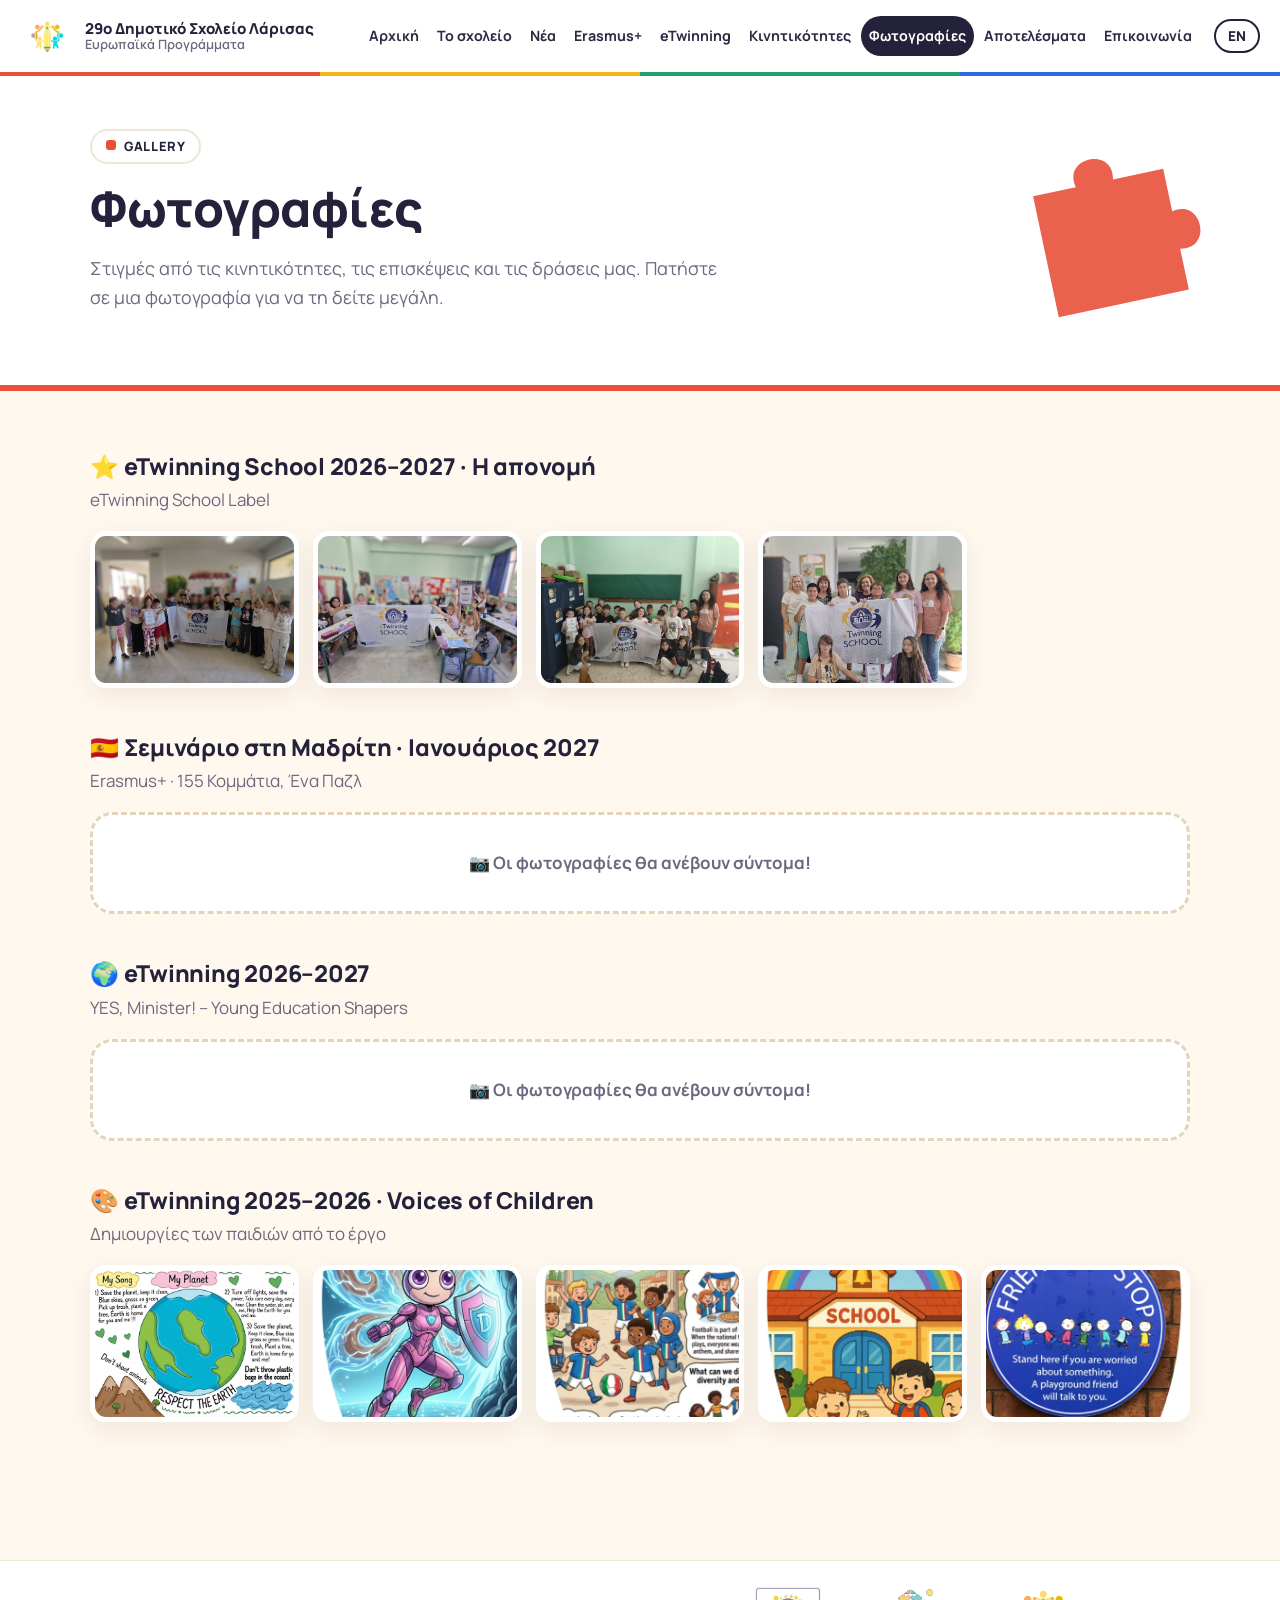
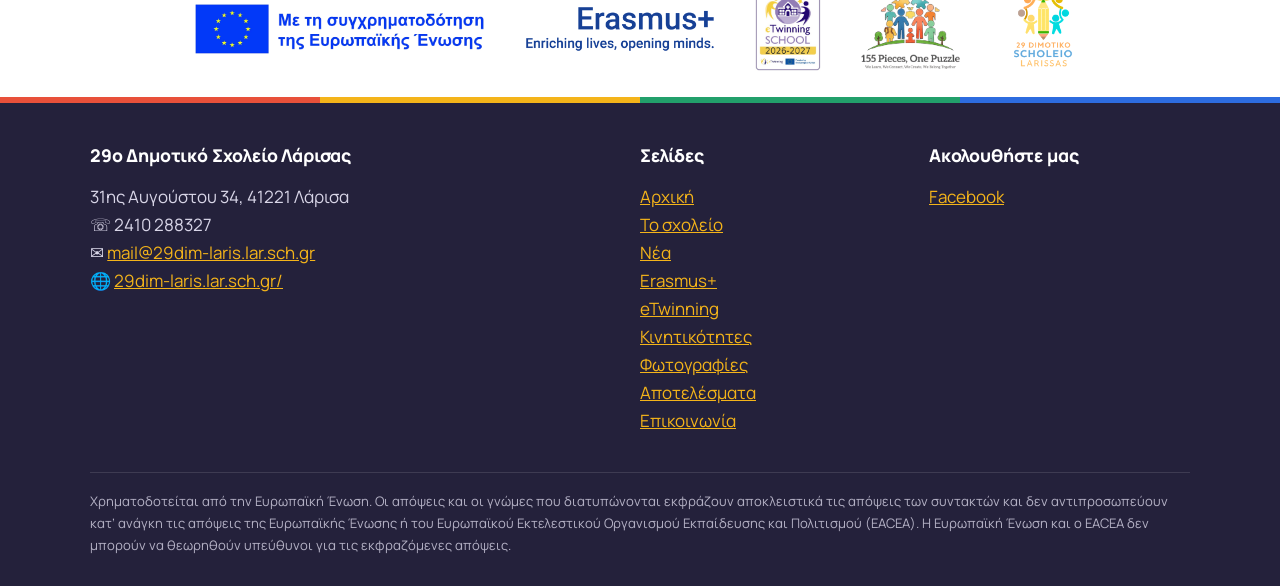
<file: gallery.html>
<!DOCTYPE html>
<html lang="el">
<head>
<meta charset="UTF-8">
<meta name="viewport" content="width=device-width, initial-scale=1.0">
<title>Φωτογραφίες · 29ο Δημοτικό Σχολείο Λάρισας</title>
<script>try{if(localStorage.getItem("lang")==="en")document.documentElement.classList.add("l-en")}catch(e){}</script>
<link href="https://fonts.googleapis.com/css2?family=Manrope:wght@400;600;700;800&display=swap" rel="stylesheet">
<link rel="icon" href="logo-school-icon.png">
<link rel="stylesheet" href="style.css?v=16">
</head>
<body>

<div class="hero page-hero gal">
  <div class="wrap">
    <span class="kicker">Gallery</span>
    <h1><span data-l="el">Φωτογραφίες</span><span data-l="en">Photo Gallery</span></h1>
    <p data-l="el">Στιγμές από τις κινητικότητες, τις επισκέψεις και τις δράσεις μας. Πατήστε σε μια φωτογραφία για να τη δείτε μεγάλη.</p>
    <p data-l="en">Moments from our mobilities, visits and activities. Click a photo to see it full size.</p>
  </div>
</div>

<section>
  <div class="wrap">

    <!-- ===================== ΠΩΣ ΠΡΟΣΘΕΤΩ ΦΩΤΟΓΡΑΦΙΕΣ =====================
         1. Ανεβάστε τις φωτογραφίες στο repository, δίπλα στα άλλα αρχεία
            (καλύτερα μικρές, π.χ. πλάτος 1200px, και ονόματα χωρίς κενά/ελληνικά: madrid-01.jpg).
         2. Μέσα στο <div class="gallery"> του σωστού άλμπουμ προσθέστε μία γραμμή για κάθε φωτογραφία:
            <img src="madrid-01.jpg" alt="Λεζάντα της φωτογραφίας">
         3. Για νέο άλμπουμ, αντιγράψτε ολόκληρο ένα <div class="album"> ... </div> και βάλτε το ΠΡΩΤΟ.
         Άδειο άλμπουμ δείχνει αυτόματα «Οι φωτογραφίες θα ανέβουν σύντομα!».
    ======================================================================== -->

    <div class="album">
      <h2>⭐ <span data-l="el">eTwinning School 2026–2027 · Η απονομή</span><span data-l="en">eTwinning School 2026–2027 · The award</span></h2>
      <p>eTwinning School Label</p>
      <div class="gallery">
        <img src="etwinning-school-01.jpg" alt="eTwinning School 2026–2027">
        <img src="etwinning-school-02.jpg" alt="eTwinning School 2026–2027">
        <img src="etwinning-school-03.jpg" alt="eTwinning School 2026–2027">
        <img src="etwinning-school-04.jpg" alt="eTwinning School 2026–2027">
      </div>
    </div>

    <div class="album">
      <h2>🇪🇸 <span data-l="el">Σεμινάριο στη Μαδρίτη · Ιανουάριος 2027</span><span data-l="en">Training course in Madrid · January 2027</span></h2>
      <p>Erasmus+ · <span data-l="el">155 Κομμάτια, Ένα Παζλ</span><span data-l="en">155 Pieces, One Puzzle</span></p>
      <div class="gallery">
        <!-- <img src="madrid-01.jpg" alt="..."> -->
      </div>
    </div>

    <div class="album">
      <h2>🌍 eTwinning 2026–2027</h2>
      <p>YES, Minister! – Young Education Shapers</p>
      <div class="gallery">
        <!-- <img src="etwinning-01.jpg" alt="..."> -->
      </div>
    </div>

    <div class="album" id="voices">
      <h2>🎨 eTwinning 2025–2026 · Voices of Children</h2>
      <p><span data-l="el">Δημιουργίες των παιδιών από το έργο</span><span data-l="en">Children's creations from the project</span></p>
      <div class="gallery">
        <img src="voices-01.jpg" alt="My Planet – Respect the Earth">
        <img src="voices-02.jpg" alt="Safer Internet superhero">
        <img src="voices-03.jpg" alt="Sport, Culture and Identity Around the World">
        <img src="voices-04.jpg" alt="Our ideal school for everyone">
        <img src="voices-05.jpg" alt="Friendship Stop">
      </div>
    </div>

  </div>
</section>

<script src="script.js?v=16"></script>
</body>
</html>
</file>
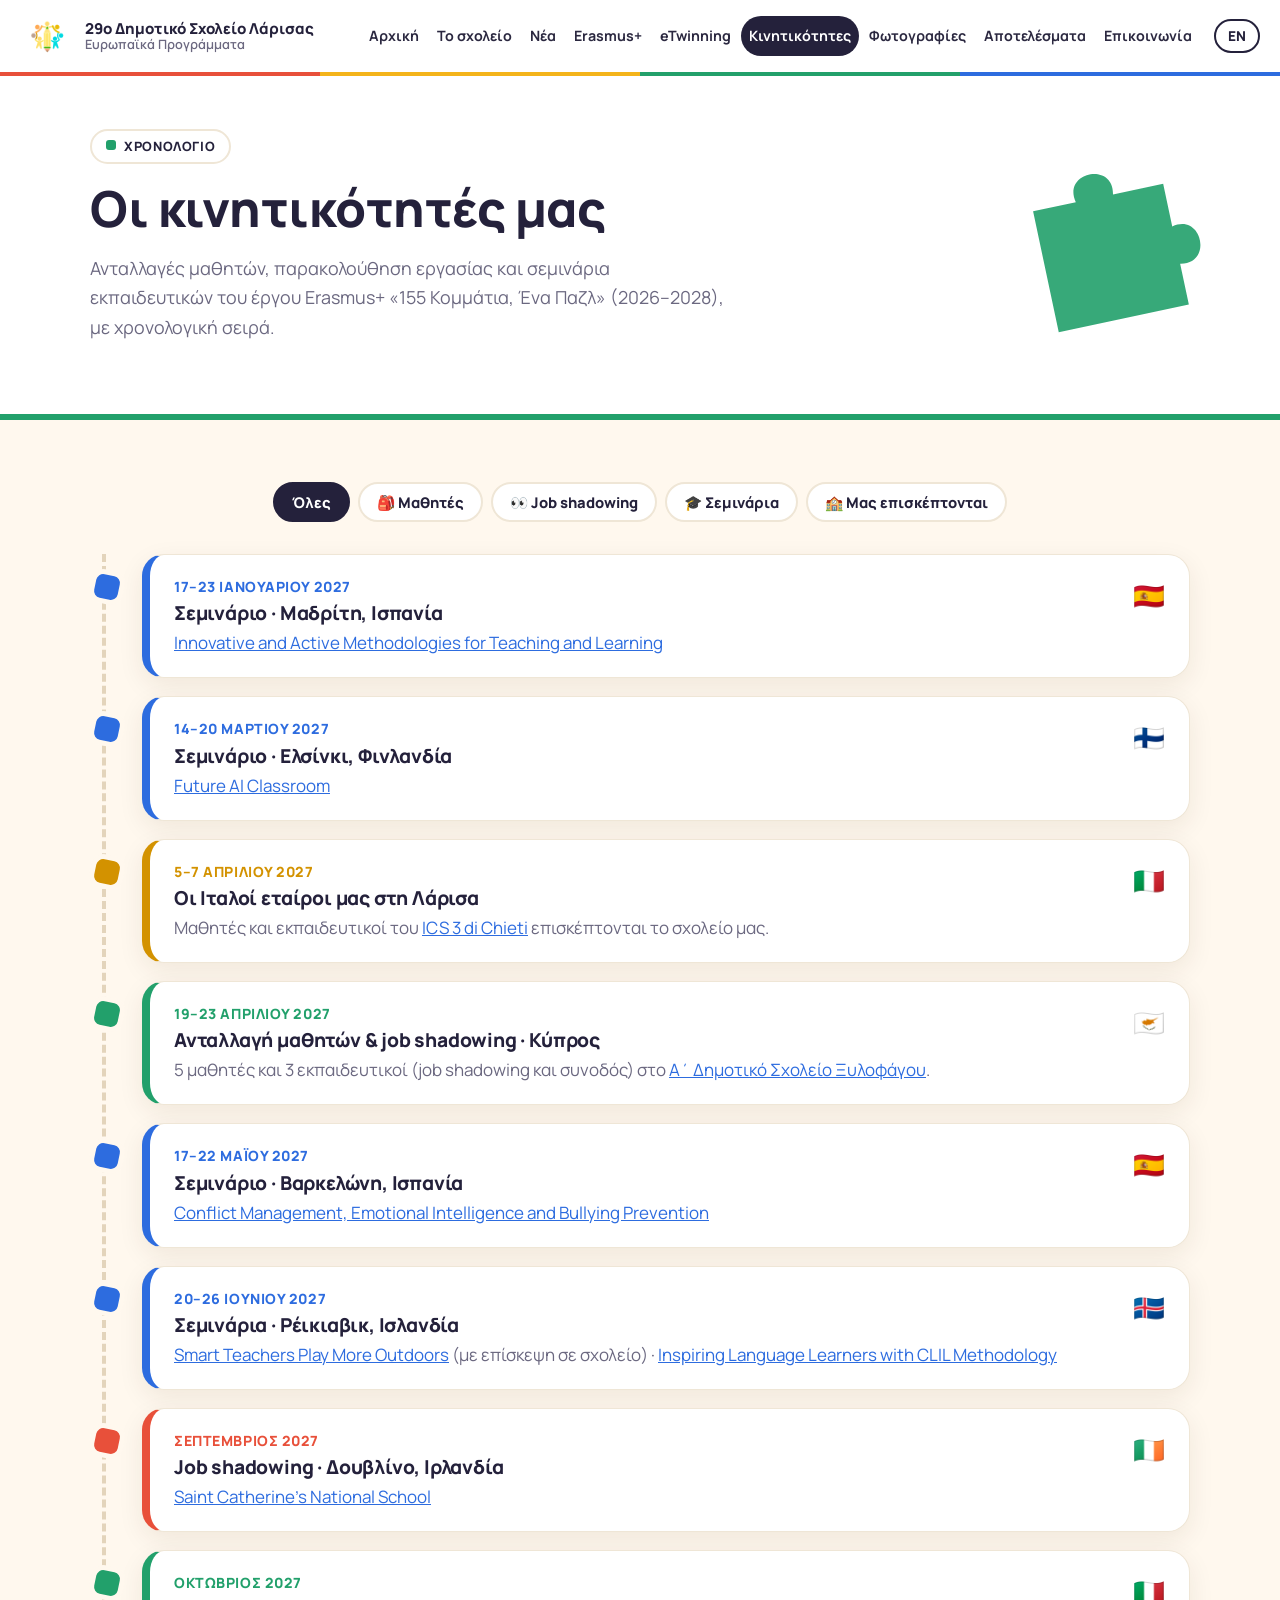
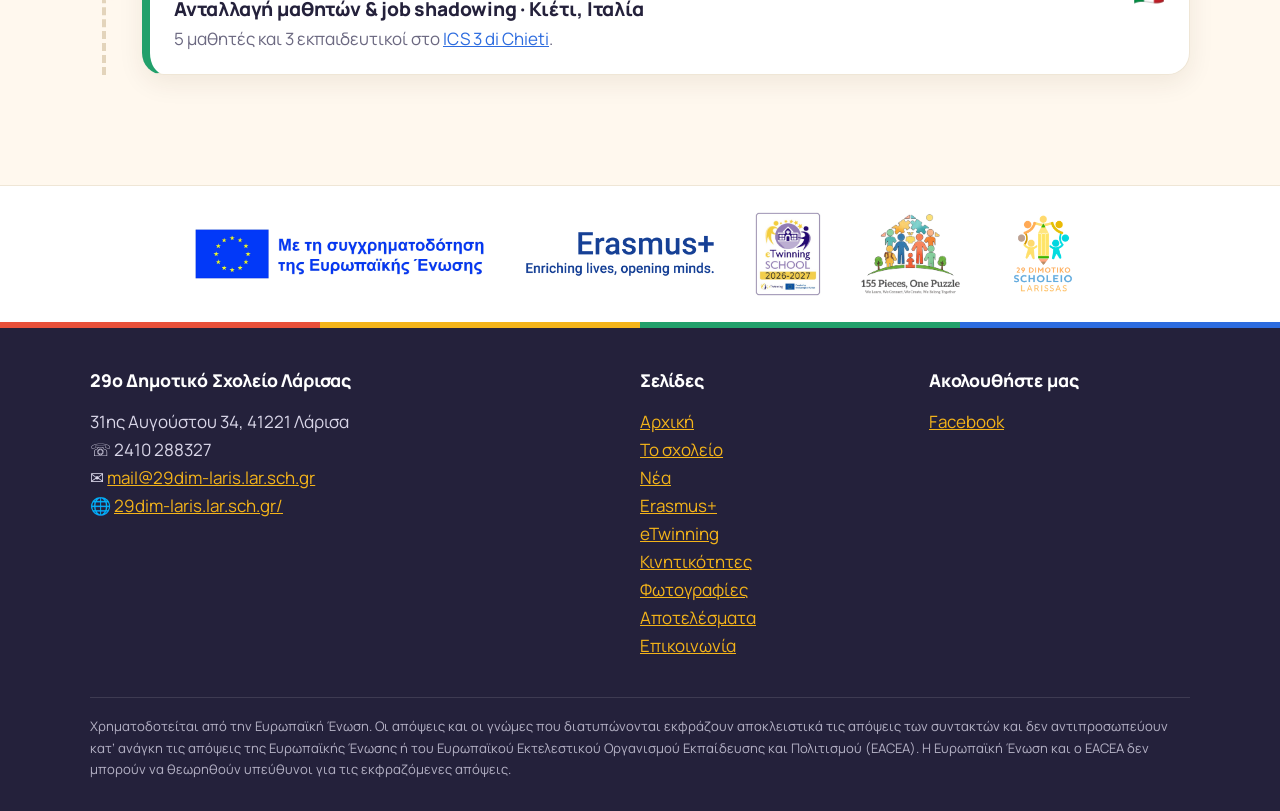
<file: mobilities.html>
<!DOCTYPE html>
<html lang="el">
<head>
<meta charset="UTF-8">
<meta name="viewport" content="width=device-width, initial-scale=1.0">
<title>Κινητικότητες · 29ο Δημοτικό Σχολείο Λάρισας</title>
<script>try{if(localStorage.getItem("lang")==="en")document.documentElement.classList.add("l-en")}catch(e){}</script>
<link href="https://fonts.googleapis.com/css2?family=Manrope:wght@400;600;700;800&display=swap" rel="stylesheet">
<link rel="icon" href="logo-school-icon.png">
<link rel="stylesheet" href="style.css?v=16">
</head>
<body>

<div class="hero page-hero mob">
  <div class="wrap">
    <span class="kicker"><span data-l="el">Χρονολόγιο</span><span data-l="en">Timeline</span></span>
    <h1><span data-l="el">Οι κινητικότητές μας</span><span data-l="en">Our Mobilities</span></h1>
    <p data-l="el">Ανταλλαγές μαθητών, παρακολούθηση εργασίας και σεμινάρια εκπαιδευτικών του έργου Erasmus+ «155 Κομμάτια, Ένα Παζλ» (2026–2028), με χρονολογική σειρά.</p>
    <p data-l="en">Pupil exchanges, job shadowing and teacher training courses of our Erasmus+ project “155 Pieces, One Puzzle” (2026–2028), in chronological order.</p>
  </div>
</div>

<section>
  <div class="wrap">
    <div class="legend">
      <button class="chip on" data-f="all"><span data-l="el">Όλες</span><span data-l="en">All</span></button>
      <button class="chip" data-f="pupils">🎒 <span data-l="el">Μαθητές</span><span data-l="en">Pupils</span></button>
      <button class="chip" data-f="shadow">👀 Job shadowing</button>
      <button class="chip" data-f="course">🎓 <span data-l="el">Σεμινάρια</span><span data-l="en">Training courses</span></button>
      <button class="chip" data-f="visit">🏫 <span data-l="el">Μας επισκέπτονται</span><span data-l="en">Visits to us</span></button>
    </div>

    <!-- ✏️ Για κάθε κινητικότητα ένα <div class="mob">.
         data-t: pupils (μαθητές) · shadow (job shadowing) · course (σεμινάριο) · visit (επίσκεψη σε εμάς)
         Όταν ολοκληρωθεί, μπορείτε να προσθέσετε σύνδεσμο προς τις φωτογραφίες (gallery.html). -->
    <div class="mobs">

      <div class="mobi" data-t="course">
        <span class="flag">🇪🇸</span>
        <div class="when"><span data-l="el">17–23 Ιανουαρίου 2027</span><span data-l="en">17–23 January 2027</span></div>
        <h3><span data-l="el">Σεμινάριο · Μαδρίτη, Ισπανία</span><span data-l="en">Training course · Madrid, Spain</span></h3>
        <p><a href="https://englishmatters.org/curso/innovative-and-active-methodologies-for-teaching-and-learning-madrid-spain/" target="_blank" rel="noopener">Innovative and Active Methodologies for Teaching and Learning</a></p>
      </div>

      <div class="mobi" data-t="course">
        <span class="flag">🇫🇮</span>
        <div class="when"><span data-l="el">14–20 Μαρτίου 2027</span><span data-l="en">14–20 March 2027</span></div>
        <h3><span data-l="el">Σεμινάριο · Ελσίνκι, Φινλανδία</span><span data-l="en">Training course · Helsinki, Finland</span></h3>
        <p><a href="https://www.euneoscourses.eu/courses/future-ai-classroom-in-finland/" target="_blank" rel="noopener">Future AI Classroom</a></p>
      </div>

      <div class="mobi" data-t="visit">
        <span class="flag">🇮🇹</span>
        <div class="when"><span data-l="el">5–7 Απριλίου 2027</span><span data-l="en">5–7 April 2027</span></div>
        <h3><span data-l="el">Οι Ιταλοί εταίροι μας στη Λάρισα</span><span data-l="en">Our Italian partners visit Larissa</span></h3>
        <p data-l="el">Μαθητές και εκπαιδευτικοί του <a href="https://www.comprensivo3chieti.edu.it/" target="_blank" rel="noopener">ICS 3 di Chieti</a> επισκέπτονται το σχολείο μας.</p>
        <p data-l="en">Pupils and teachers from <a href="https://www.comprensivo3chieti.edu.it/" target="_blank" rel="noopener">ICS 3 di Chieti</a> visit our school.</p>
      </div>

      <div class="mobi" data-t="pupils shadow">
        <span class="flag">🇨🇾</span>
        <div class="when"><span data-l="el">19–23 Απριλίου 2027</span><span data-l="en">19–23 April 2027</span></div>
        <h3><span data-l="el">Ανταλλαγή μαθητών &amp; job shadowing · Κύπρος</span><span data-l="en">Pupil exchange &amp; job shadowing · Cyprus</span></h3>
        <p data-l="el">5 μαθητές και 3 εκπαιδευτικοί (job shadowing και συνοδός) στο <a href="https://dim-xylofagou1-lar.schools.ac.cy/" target="_blank" rel="noopener">Α΄ Δημοτικό Σχολείο Ξυλοφάγου</a>.</p>
        <p data-l="en">5 pupils and 3 teachers (job shadowing and accompanying) at the <a href="https://dim-xylofagou1-lar.schools.ac.cy/" target="_blank" rel="noopener">1st Primary School of Xylofagou</a>.</p>
      </div>

      <div class="mobi" data-t="course">
        <span class="flag">🇪🇸</span>
        <div class="when"><span data-l="el">17–22 Μαΐου 2027</span><span data-l="en">17–22 May 2027</span></div>
        <h3><span data-l="el">Σεμινάριο · Βαρκελώνη, Ισπανία</span><span data-l="en">Training course · Barcelona, Spain</span></h3>
        <p><a href="https://www.teacheracademy.eu/course/conflict-management-emotional-intelligence-and-bullying-prevention/" target="_blank" rel="noopener">Conflict Management, Emotional Intelligence and Bullying Prevention</a></p>
      </div>

      <div class="mobi" data-t="course">
        <span class="flag">🇮🇸</span>
        <div class="when"><span data-l="el">20–26 Ιουνίου 2027</span><span data-l="en">20–26 June 2027</span></div>
        <h3><span data-l="el">Σεμινάρια · Ρέικιαβικ, Ισλανδία</span><span data-l="en">Training courses · Reykjavik, Iceland</span></h3>
        <p><a href="https://www.smartteachersplaymore.com/courses-iceland/smart-teachers-play-more-outdoors" target="_blank" rel="noopener">Smart Teachers Play More Outdoors</a> <span data-l="el">(με επίσκεψη σε σχολείο)</span><span data-l="en">(with a school visit)</span> · <a href="https://www.smartteachersplaymore.com/courses-iceland/inspiring-young-language-learners" target="_blank" rel="noopener">Inspiring Language Learners with CLIL Methodology</a></p>
      </div>

      <div class="mobi" data-t="shadow">
        <span class="flag">🇮🇪</span>
        <div class="when"><span data-l="el">Σεπτέμβριος 2027</span><span data-l="en">September 2027</span></div>
        <h3><span data-l="el">Job shadowing · Δουβλίνο, Ιρλανδία</span><span data-l="en">Job shadowing · Dublin, Ireland</span></h3>
        <p><a href="https://www.stcatherinesns.net" target="_blank" rel="noopener">Saint Catherine’s National School</a></p>
      </div>

      <div class="mobi" data-t="pupils shadow">
        <span class="flag">🇮🇹</span>
        <div class="when"><span data-l="el">Οκτώβριος 2027</span><span data-l="en">October 2027</span></div>
        <h3><span data-l="el">Ανταλλαγή μαθητών &amp; job shadowing · Κιέτι, Ιταλία</span><span data-l="en">Pupil exchange &amp; job shadowing · Chieti, Italy</span></h3>
        <p data-l="el">5 μαθητές και 3 εκπαιδευτικοί στο <a href="https://www.comprensivo3chieti.edu.it/" target="_blank" rel="noopener">ICS 3 di Chieti</a>.</p>
        <p data-l="en">5 pupils and 3 teachers at <a href="https://www.comprensivo3chieti.edu.it/" target="_blank" rel="noopener">ICS 3 di Chieti</a>.</p>
      </div>

    </div>
  </div>
</section>

<script src="script.js?v=16"></script>
</body>
</html>
</file>
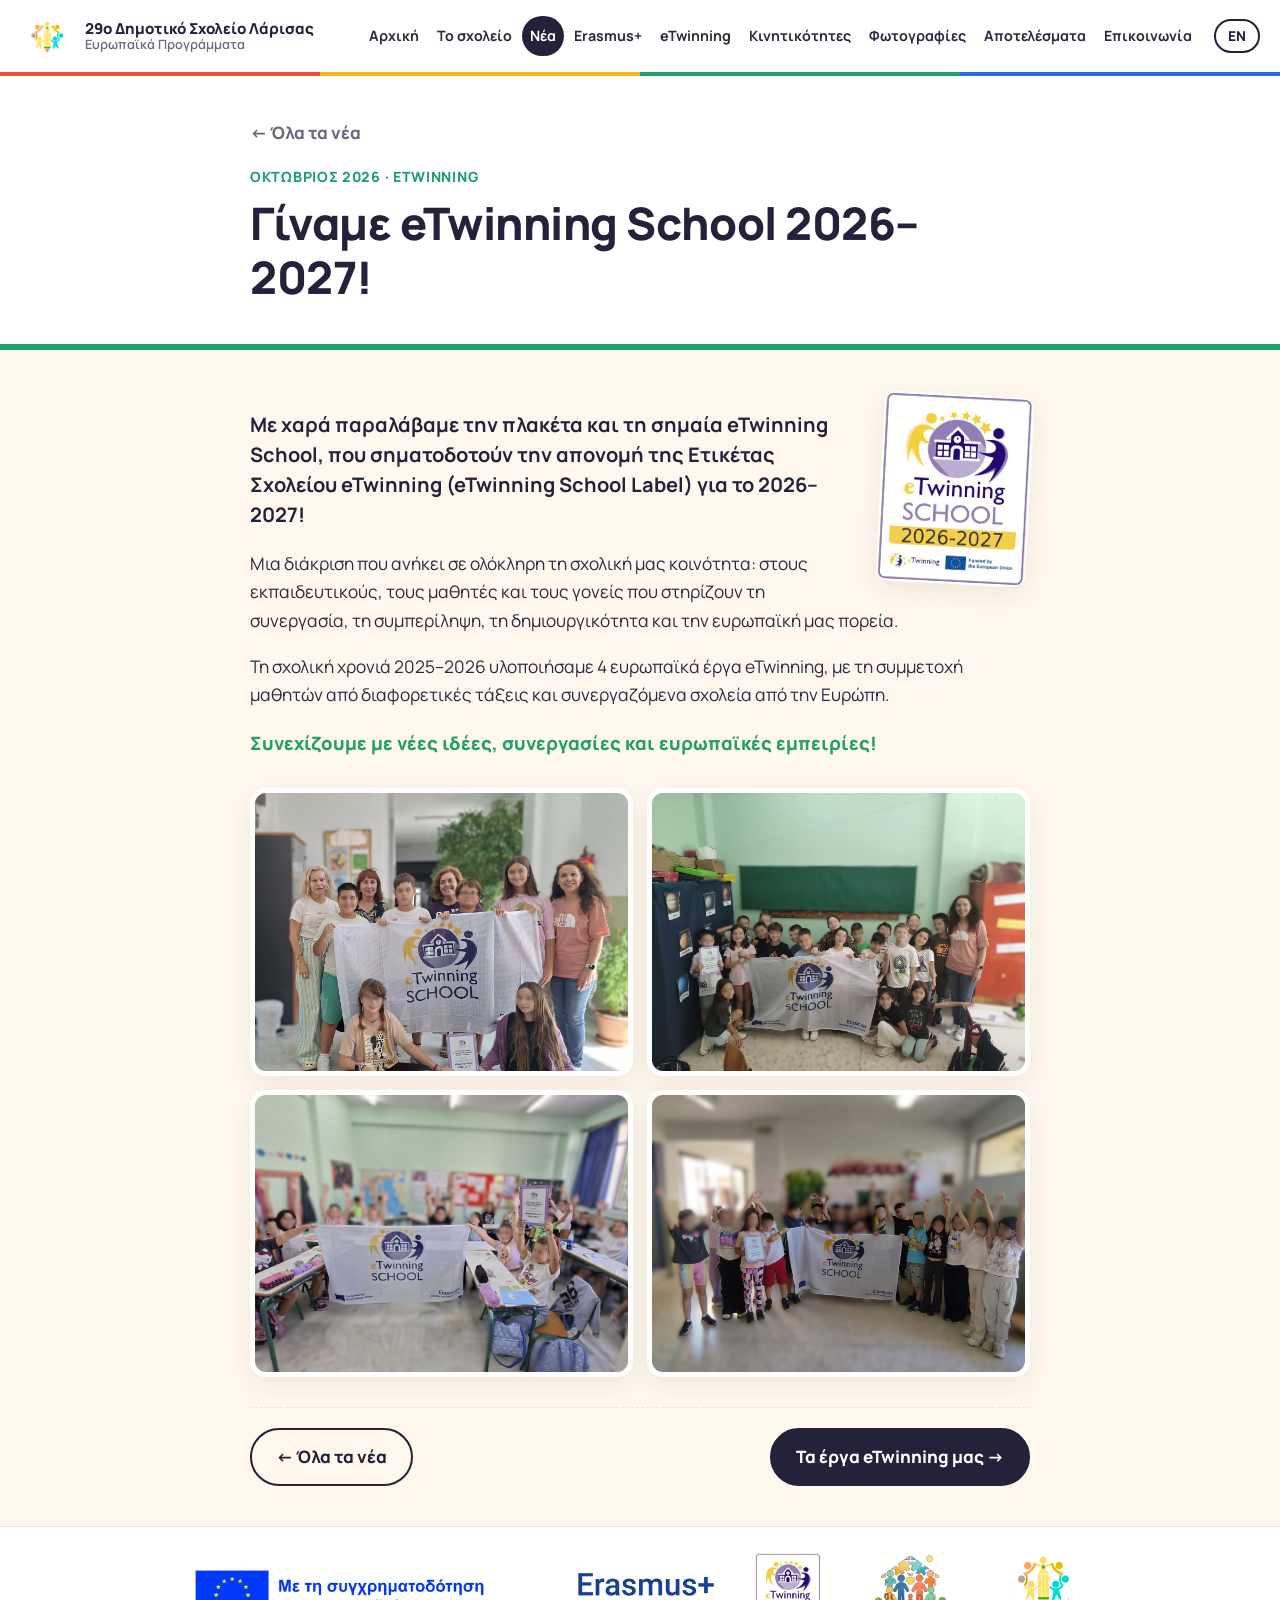
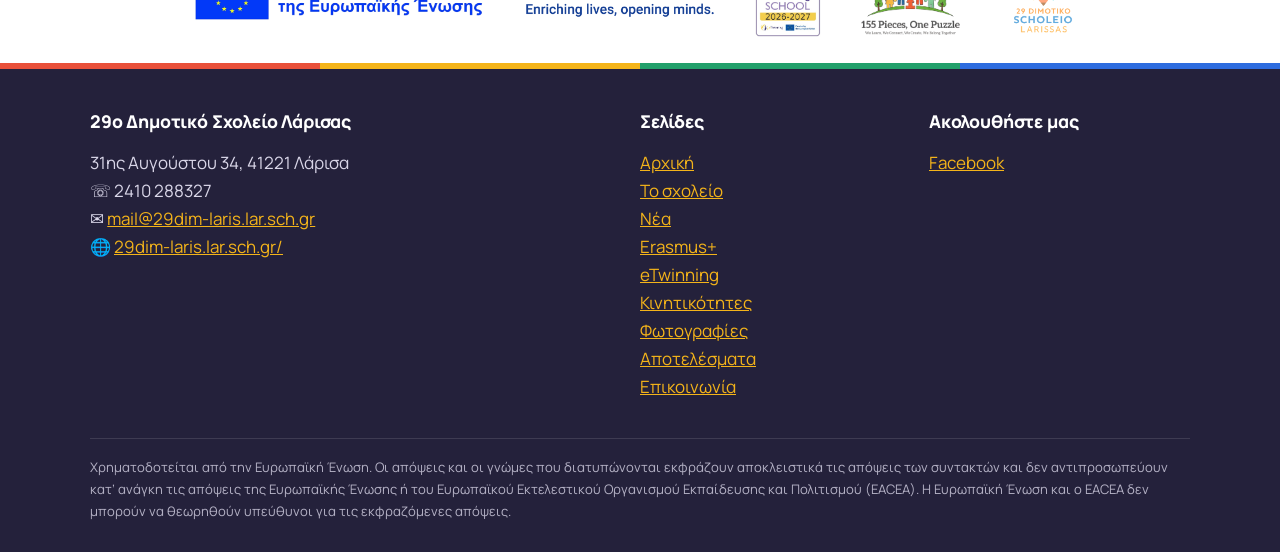
<file: news-etwinning-school.html>
<!DOCTYPE html>
<html lang="el">
<head>
<meta charset="UTF-8">
<meta name="viewport" content="width=device-width, initial-scale=1.0">
<title>eTwinning School 2026–2027 · 29ο Δημοτικό Σχολείο Λάρισας</title>
<meta property="og:title" content="eTwinning School 2026–2027 · 29ο Δημοτικό Σχολείο Λάρισας">
<meta property="og:image" content="news-etwinning-school-thumb.jpg">
<script>try{if(localStorage.getItem("lang")==="en")document.documentElement.classList.add("l-en")}catch(e){}</script>
<link href="https://fonts.googleapis.com/css2?family=Manrope:wght@400;600;700;800&display=swap" rel="stylesheet">
<link rel="icon" href="logo-school-icon.png">
<link rel="stylesheet" href="style.css?v=16">
</head>
<body>

<div class="article-hero">
  <div class="wrap">
    <a class="back" href="news.html">← <span data-l="el">Όλα τα νέα</span><span data-l="en">All news</span></a>
    <div class="date"><span data-l="el">Οκτώβριος 2026 · eTwinning</span><span data-l="en">October 2026 · eTwinning</span></div>
    <h1><span data-l="el">Γίναμε eTwinning School 2026–2027!</span><span data-l="en">We are an eTwinning School 2026–2027!</span></h1>
  </div>
</div>

<article class="article-body">
  <img class="badge" src="etwinning-school.png" alt="eTwinning School 2026-2027">

  <div data-l="el">
    <p class="lead">Με χαρά παραλάβαμε την πλακέτα και τη σημαία eTwinning School, που σηματοδοτούν την απονομή της Ετικέτας Σχολείου eTwinning (eTwinning School Label) για το 2026–2027!</p>
    <p>Μια διάκριση που ανήκει σε ολόκληρη τη σχολική μας κοινότητα: στους εκπαιδευτικούς, τους μαθητές και τους γονείς που στηρίζουν τη συνεργασία, τη συμπερίληψη, τη δημιουργικότητα και την ευρωπαϊκή μας πορεία.</p>
    <p>Τη σχολική χρονιά 2025–2026 υλοποιήσαμε 4 ευρωπαϊκά έργα eTwinning, με τη συμμετοχή μαθητών από διαφορετικές τάξεις και συνεργαζόμενα σχολεία από την Ευρώπη.</p>
    <p class="closing">Συνεχίζουμε με νέες ιδέες, συνεργασίες και ευρωπαϊκές εμπειρίες!</p>
  </div>
  <div data-l="en">
    <p class="lead">We were delighted to receive the eTwinning School plaque and flag, marking the award of the eTwinning School Label for 2026–2027!</p>
    <p>This distinction belongs to our whole school community: the teachers, pupils and parents who support collaboration, inclusion, creativity and our European journey.</p>
    <p>In the 2025–2026 school year we carried out 4 European eTwinning projects, with pupils from different classes and partner schools across Europe.</p>
    <p class="closing">We carry on with new ideas, new partnerships and new European experiences!</p>
  </div>

  <div class="article-photos gallery">
    <img src="etwinning-school-04.jpg" alt="eTwinning School 2026–2027">
    <img src="etwinning-school-03.jpg" alt="eTwinning School 2026–2027">
    <img src="etwinning-school-02.jpg" alt="eTwinning School 2026–2027">
    <img src="etwinning-school-01.jpg" alt="eTwinning School 2026–2027">
  </div>

  <div class="article-foot">
    <a class="btn ghost" href="news.html">← <span data-l="el">Όλα τα νέα</span><span data-l="en">All news</span></a>
    <a class="btn dark" href="etwinning.html"><span data-l="el">Τα έργα eTwinning μας →</span><span data-l="en">Our eTwinning projects →</span></a>
  </div>
</article>

<script src="script.js?v=16"></script>
</body>
</html>
</file>
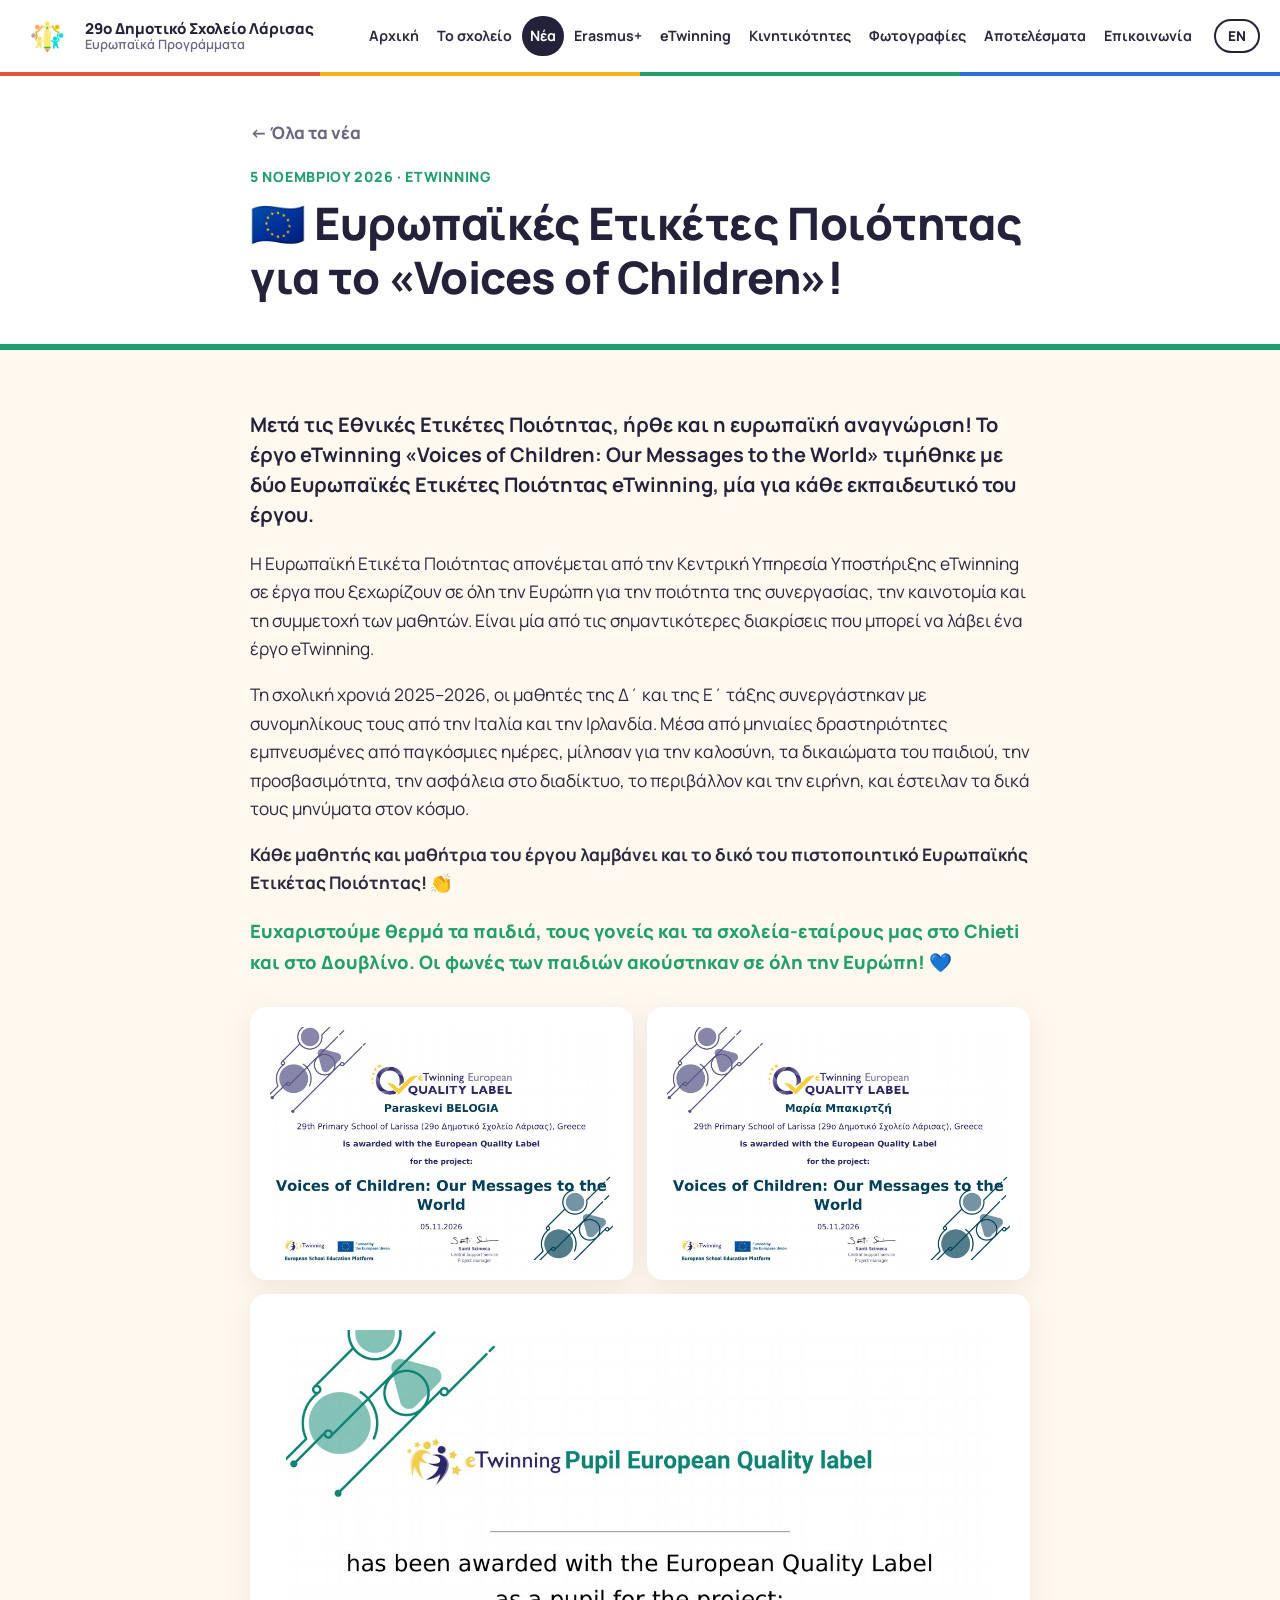
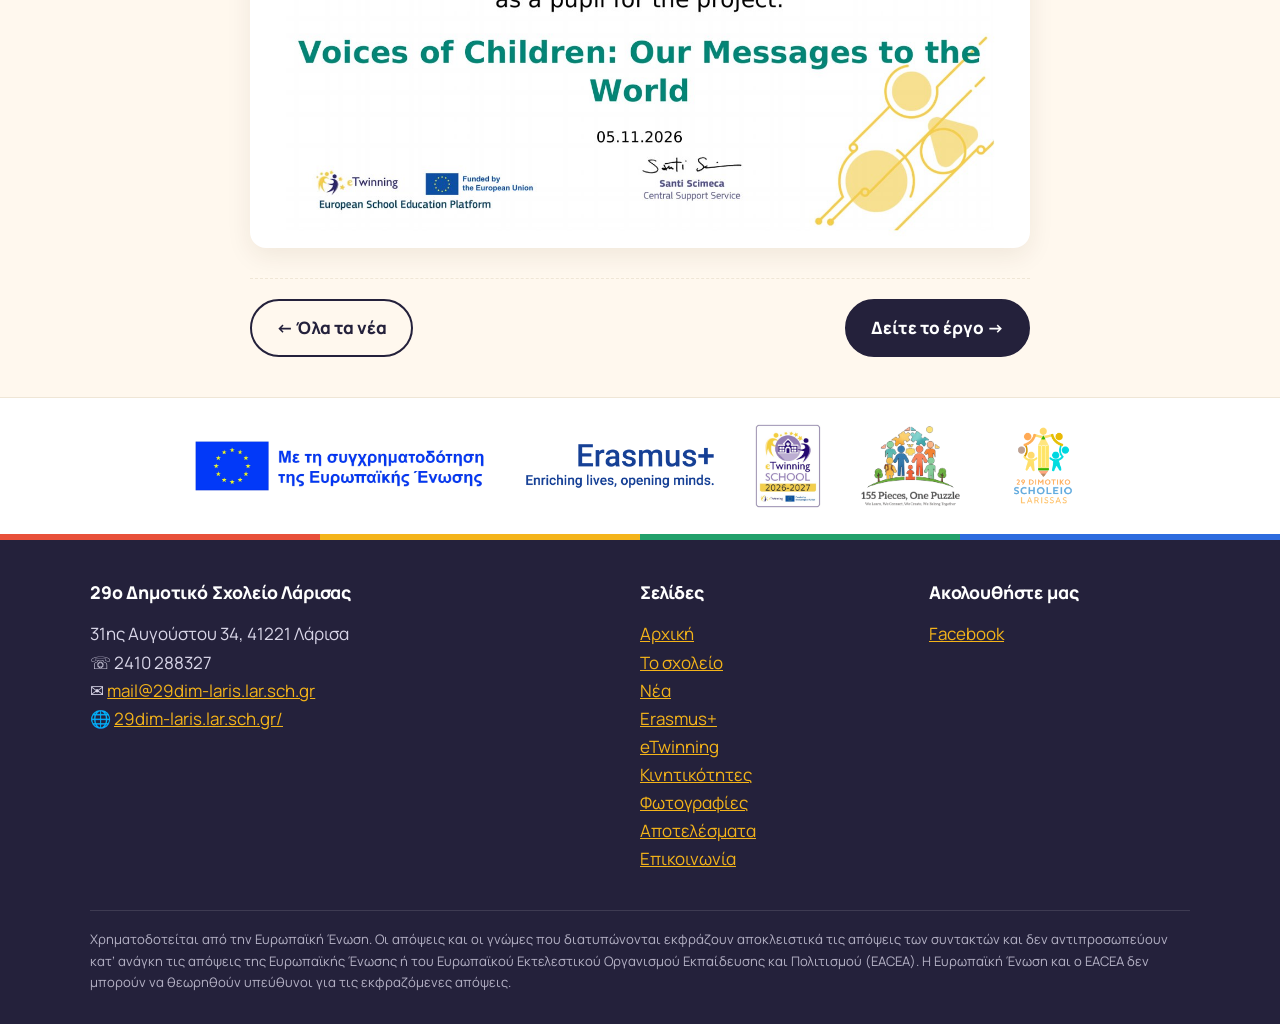
<file: news-european-quality-labels.html>
<!DOCTYPE html>
<html lang="el">
<head>
<meta charset="UTF-8">
<meta name="viewport" content="width=device-width, initial-scale=1.0">
<title>Ευρωπαϊκές Ετικέτες Ποιότητας για το Voices of Children · 29ο Δημοτικό Σχολείο Λάρισας</title>
<meta property="og:title" content="Ευρωπαϊκές Ετικέτες Ποιότητας eTwinning για το Voices of Children">
<meta property="og:image" content="news-eql-thumb.jpg">
<script>try{if(localStorage.getItem("lang")==="en")document.documentElement.classList.add("l-en")}catch(e){}</script>
<link href="https://fonts.googleapis.com/css2?family=Manrope:wght@400;600;700;800&display=swap" rel="stylesheet">
<link rel="icon" href="logo-school-icon.png">
<link rel="stylesheet" href="style.css?v=16">
</head>
<body>

<div class="article-hero">
  <div class="wrap">
    <a class="back" href="news.html">← <span data-l="el">Όλα τα νέα</span><span data-l="en">All news</span></a>
    <div class="date"><span data-l="el">5 Νοεμβρίου 2026 · eTwinning</span><span data-l="en">5 November 2026 · eTwinning</span></div>
    <h1><span data-l="el">🇪🇺 Ευρωπαϊκές Ετικέτες Ποιότητας για το «Voices of Children»!</span><span data-l="en">🇪🇺 European Quality Labels for “Voices of Children”!</span></h1>
  </div>
</div>

<article class="article-body">
  <div data-l="el">
    <p class="lead">Μετά τις Εθνικές Ετικέτες Ποιότητας, ήρθε και η ευρωπαϊκή αναγνώριση! Το έργο eTwinning «Voices of Children: Our Messages to the World» τιμήθηκε με δύο Ευρωπαϊκές Ετικέτες Ποιότητας eTwinning, μία για κάθε εκπαιδευτικό του έργου.</p>
    <p>Η Ευρωπαϊκή Ετικέτα Ποιότητας απονέμεται από την Κεντρική Υπηρεσία Υποστήριξης eTwinning σε έργα που ξεχωρίζουν σε όλη την Ευρώπη για την ποιότητα της συνεργασίας, την καινοτομία και τη συμμετοχή των μαθητών. Είναι μία από τις σημαντικότερες διακρίσεις που μπορεί να λάβει ένα έργο eTwinning.</p>
    <p>Τη σχολική χρονιά 2025–2026, οι μαθητές της Δ΄ και της Ε΄ τάξης συνεργάστηκαν με συνομηλίκους τους από την Ιταλία και την Ιρλανδία. Μέσα από μηνιαίες δραστηριότητες εμπνευσμένες από παγκόσμιες ημέρες, μίλησαν για την καλοσύνη, τα δικαιώματα του παιδιού, την προσβασιμότητα, την ασφάλεια στο διαδίκτυο, το περιβάλλον και την ειρήνη, και έστειλαν τα δικά τους μηνύματα στον κόσμο.</p>
    <p><b>Κάθε μαθητής και μαθήτρια του έργου λαμβάνει και το δικό του πιστοποιητικό Ευρωπαϊκής Ετικέτας Ποιότητας!</b> 👏</p>
    <p class="closing">Ευχαριστούμε θερμά τα παιδιά, τους γονείς και τα σχολεία-εταίρους μας στο Chieti και στο Δουβλίνο. Οι φωνές των παιδιών ακούστηκαν σε όλη την Ευρώπη! 💙</p>
  </div>
  <div data-l="en">
    <p class="lead">After the National Quality Labels comes European recognition! Our eTwinning project “Voices of Children: Our Messages to the World” has been awarded two eTwinning European Quality Labels, one for each teacher of the project.</p>
    <p>The European Quality Label is awarded by the eTwinning Central Support Service to projects that stand out across Europe for the quality of their collaboration, innovation and pupil involvement. It is one of the most important distinctions an eTwinning project can receive.</p>
    <p>In the 2025–2026 school year, our Grade 4 and Grade 5 pupils worked with peers from Italy and Ireland. Through monthly activities inspired by international days, they spoke about kindness, children's rights, accessibility, online safety, the environment and peace, and sent their own messages to the world.</p>
    <p><b>Every pupil in the project also receives their own European Quality Label certificate!</b> 👏</p>
    <p class="closing">A big thank-you to our children, their families and our partner schools in Chieti and Dublin. Children's voices have been heard all over Europe! 💙</p>
  </div>

  <div class="article-photos gallery">
    <img class="cert" src="eql-voices-1.jpg" alt="eTwinning European Quality Label – Voices of Children">
    <img class="cert" src="eql-voices-2.jpg" alt="eTwinning European Quality Label – Voices of Children">
    <img class="span2 cert" src="eql-voices-pupils.jpg" alt="eTwinning Pupil European Quality Label – Voices of Children">
  </div>

  <div class="article-foot">
    <a class="btn ghost" href="news.html">← <span data-l="el">Όλα τα νέα</span><span data-l="en">All news</span></a>
    <a class="btn dark" href="etwinning.html#voices-of-children"><span data-l="el">Δείτε το έργο →</span><span data-l="en">See the project →</span></a>
  </div>
</article>

<script src="script.js?v=16"></script>
</body>
</html>
</file>
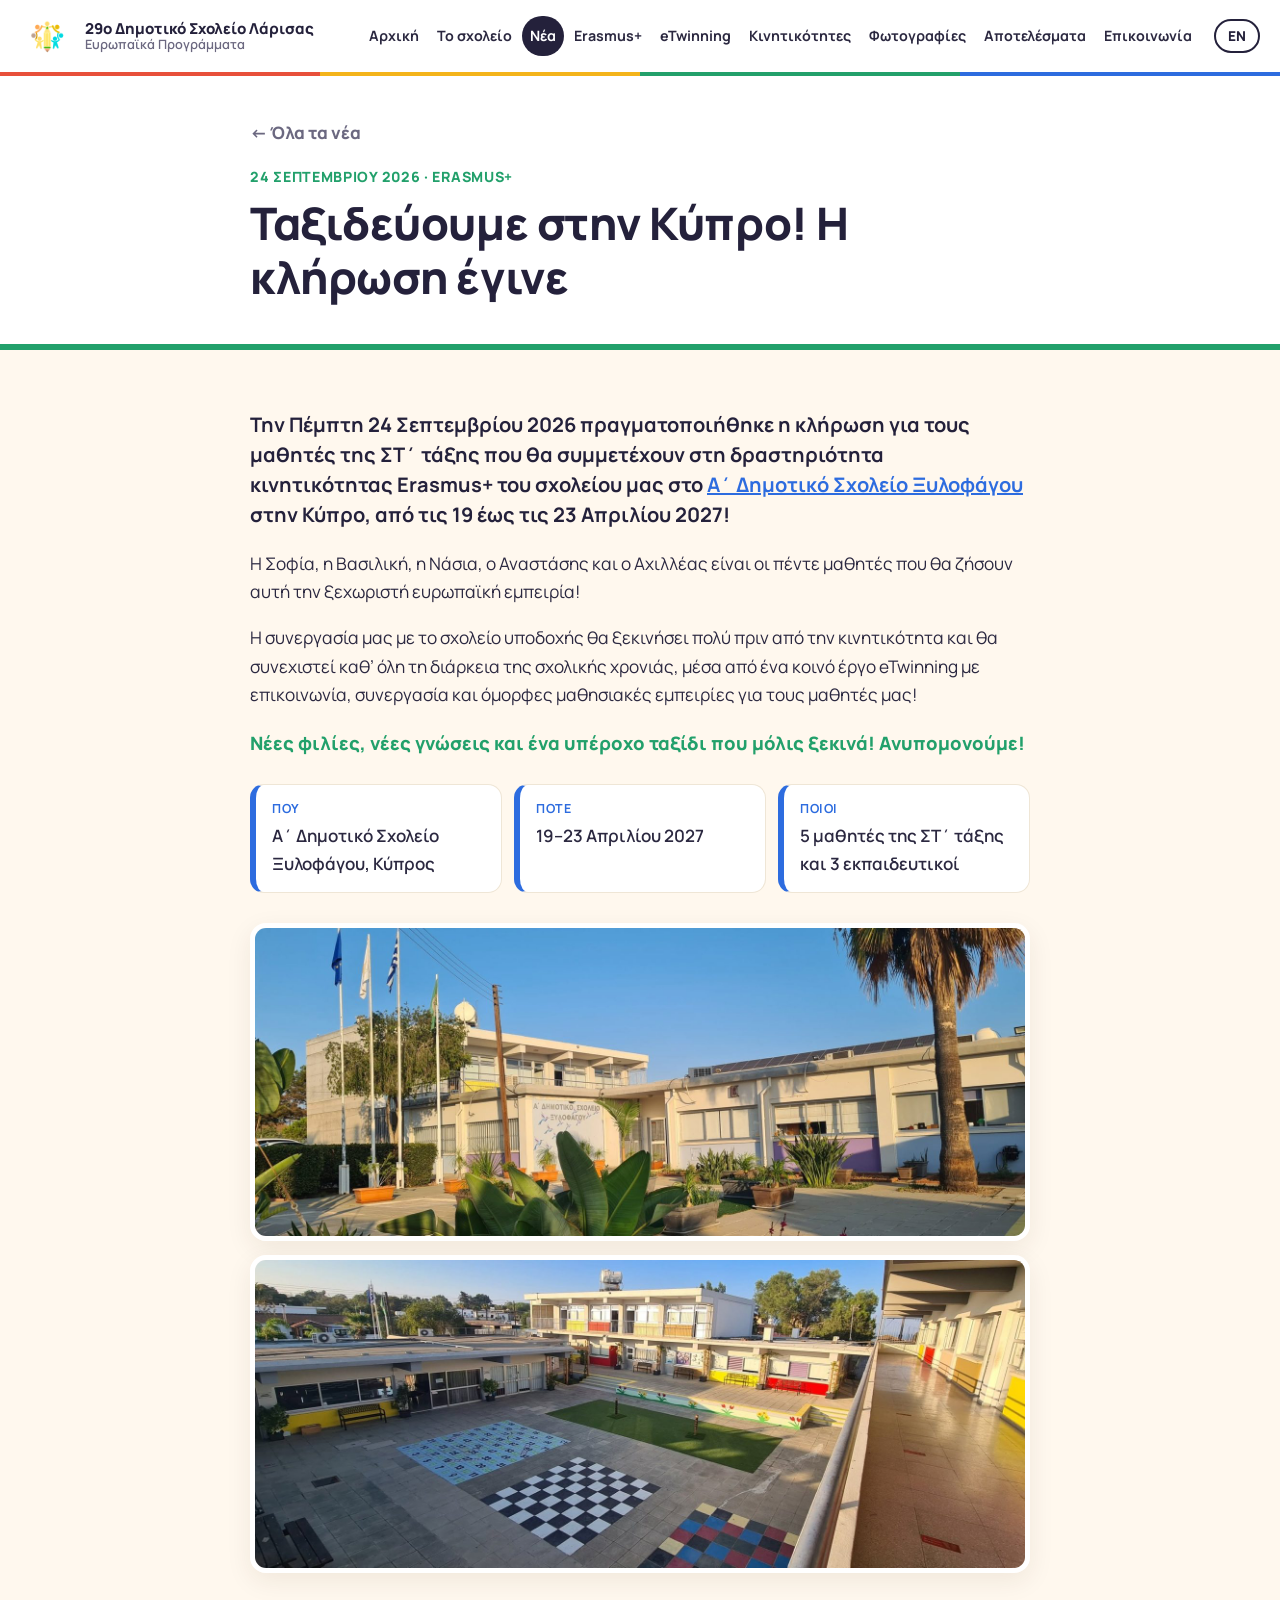
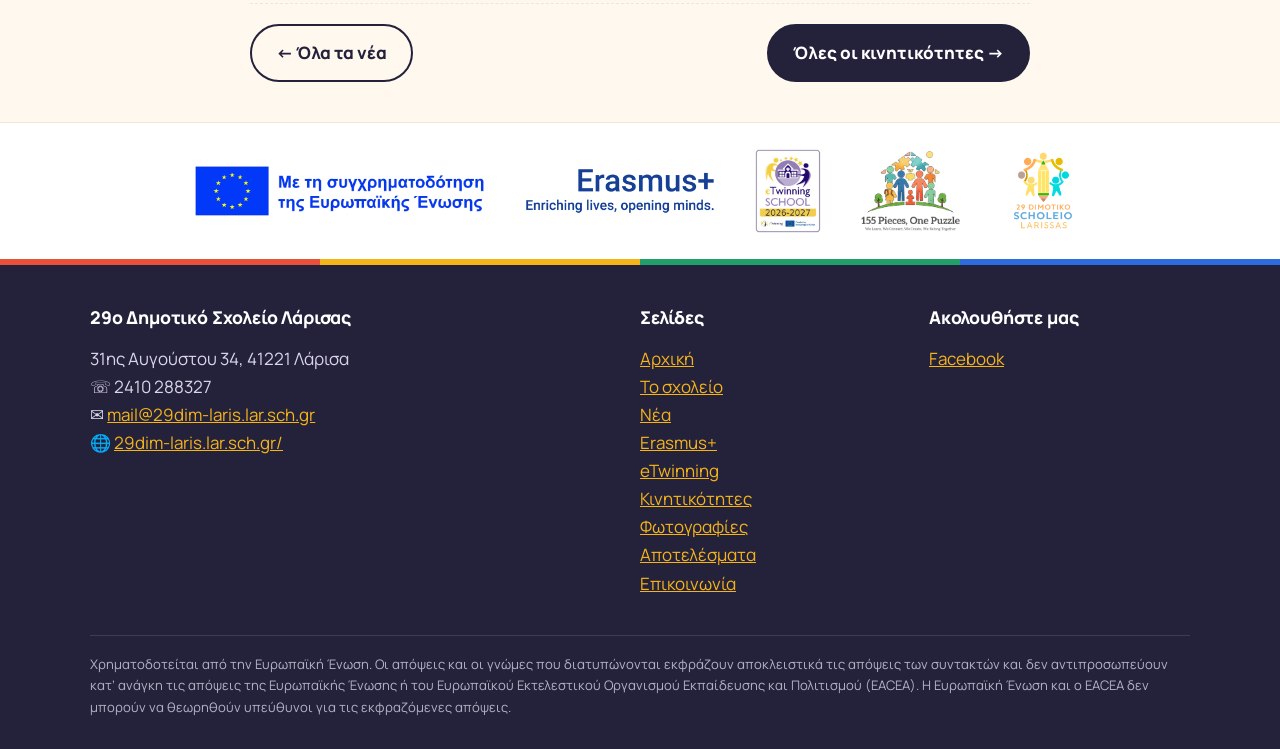
<file: news-klirosi-kypros.html>
<!DOCTYPE html>
<html lang="el">
<head>
<meta charset="UTF-8">
<meta name="viewport" content="width=device-width, initial-scale=1.0">
<title>Κλήρωση για την κινητικότητα στην Κύπρο · 29ο Δημοτικό Σχολείο Λάρισας</title>
<meta property="og:title" content="Ταξιδεύουμε στην Κύπρο! · 29ο Δημοτικό Σχολείο Λάρισας">
<meta property="og:image" content="news-xylofagou-thumb.jpg">
<script>try{if(localStorage.getItem("lang")==="en")document.documentElement.classList.add("l-en")}catch(e){}</script>
<link href="https://fonts.googleapis.com/css2?family=Manrope:wght@400;600;700;800&display=swap" rel="stylesheet">
<link rel="icon" href="logo-school-icon.png">
<link rel="stylesheet" href="style.css?v=16">
</head>
<body>

<div class="article-hero">
  <div class="wrap">
    <a class="back" href="news.html">← <span data-l="el">Όλα τα νέα</span><span data-l="en">All news</span></a>
    <div class="date"><span data-l="el">24 Σεπτεμβρίου 2026 · Erasmus+</span><span data-l="en">24 September 2026 · Erasmus+</span></div>
    <h1><span data-l="el">Ταξιδεύουμε στην Κύπρο! Η κλήρωση έγινε</span><span data-l="en">We're going to Cyprus! The draw has taken place</span></h1>
  </div>
</div>

<article class="article-body">
  <div data-l="el">
    <p class="lead">Την Πέμπτη 24 Σεπτεμβρίου 2026 πραγματοποιήθηκε η κλήρωση για τους μαθητές της ΣΤ΄ τάξης που θα συμμετέχουν στη δραστηριότητα κινητικότητας Erasmus+ του σχολείου μας στο <a href="https://dim-xylofagou1-lar.schools.ac.cy/" target="_blank" rel="noopener">Α΄ Δημοτικό Σχολείο Ξυλοφάγου</a> στην Κύπρο, από τις 19 έως τις 23 Απριλίου 2027!</p>
    <p>Η Σοφία, η Βασιλική, η Νάσια, ο Αναστάσης και ο Αχιλλέας είναι οι πέντε μαθητές που θα ζήσουν αυτή την ξεχωριστή ευρωπαϊκή εμπειρία!</p>
    <p>Η συνεργασία μας με το σχολείο υποδοχής θα ξεκινήσει πολύ πριν από την κινητικότητα και θα συνεχιστεί καθ’ όλη τη διάρκεια της σχολικής χρονιάς, μέσα από ένα κοινό έργο eTwinning με επικοινωνία, συνεργασία και όμορφες μαθησιακές εμπειρίες για τους μαθητές μας!</p>
    <p class="closing">Νέες φιλίες, νέες γνώσεις και ένα υπέροχο ταξίδι που μόλις ξεκινά! Ανυπομονούμε!</p>
  </div>
  <div data-l="en">
    <p class="lead">On Thursday 24 September 2026 we held the draw for the Grade 6 pupils who will take part in our school's Erasmus+ mobility to the <a href="https://dim-xylofagou1-lar.schools.ac.cy/" target="_blank" rel="noopener">1st Primary School of Xylofagou</a> in Cyprus, from 19 to 23 April 2027!</p>
    <p>Sofia, Vasiliki, Nasia, Anastasis and Achilleas are the five pupils who will live this very special European experience!</p>
    <p>Our cooperation with the host school will begin long before the mobility and will continue throughout the school year, through a joint eTwinning project full of communication, collaboration and wonderful learning experiences for our pupils!</p>
    <p class="closing">New friendships, new knowledge and a wonderful journey that is just beginning! We can't wait!</p>
  </div>

  <div class="info-box">
    <div><b><span data-l="el">Πού</span><span data-l="en">Where</span></b><span data-l="el">Α΄ Δημοτικό Σχολείο Ξυλοφάγου, Κύπρος</span><span data-l="en">1st Primary School of Xylofagou, Cyprus</span></div>
    <div><b><span data-l="el">Πότε</span><span data-l="en">When</span></b><span data-l="el">19–23 Απριλίου 2027</span><span data-l="en">19–23 April 2027</span></div>
    <div><b><span data-l="el">Ποιοι</span><span data-l="en">Who</span></b><span data-l="el">5 μαθητές της ΣΤ΄ τάξης και 3 εκπαιδευτικοί</span><span data-l="en">5 Grade 6 pupils and 3 teachers</span></div>
  </div>

  <div class="article-photos wide-photos gallery">
    <img src="xylofagou-01.jpg" alt="Α΄ Δημοτικό Σχολείο Ξυλοφάγου">
    <img src="xylofagou-02.jpg" alt="Α΄ Δημοτικό Σχολείο Ξυλοφάγου – η αυλή">
  </div>

  <div class="article-foot">
    <a class="btn ghost" href="news.html">← <span data-l="el">Όλα τα νέα</span><span data-l="en">All news</span></a>
    <a class="btn dark" href="mobilities.html"><span data-l="el">Όλες οι κινητικότητες →</span><span data-l="en">All our mobilities →</span></a>
  </div>
</article>

<script src="script.js?v=16"></script>
</body>
</html>
</file>
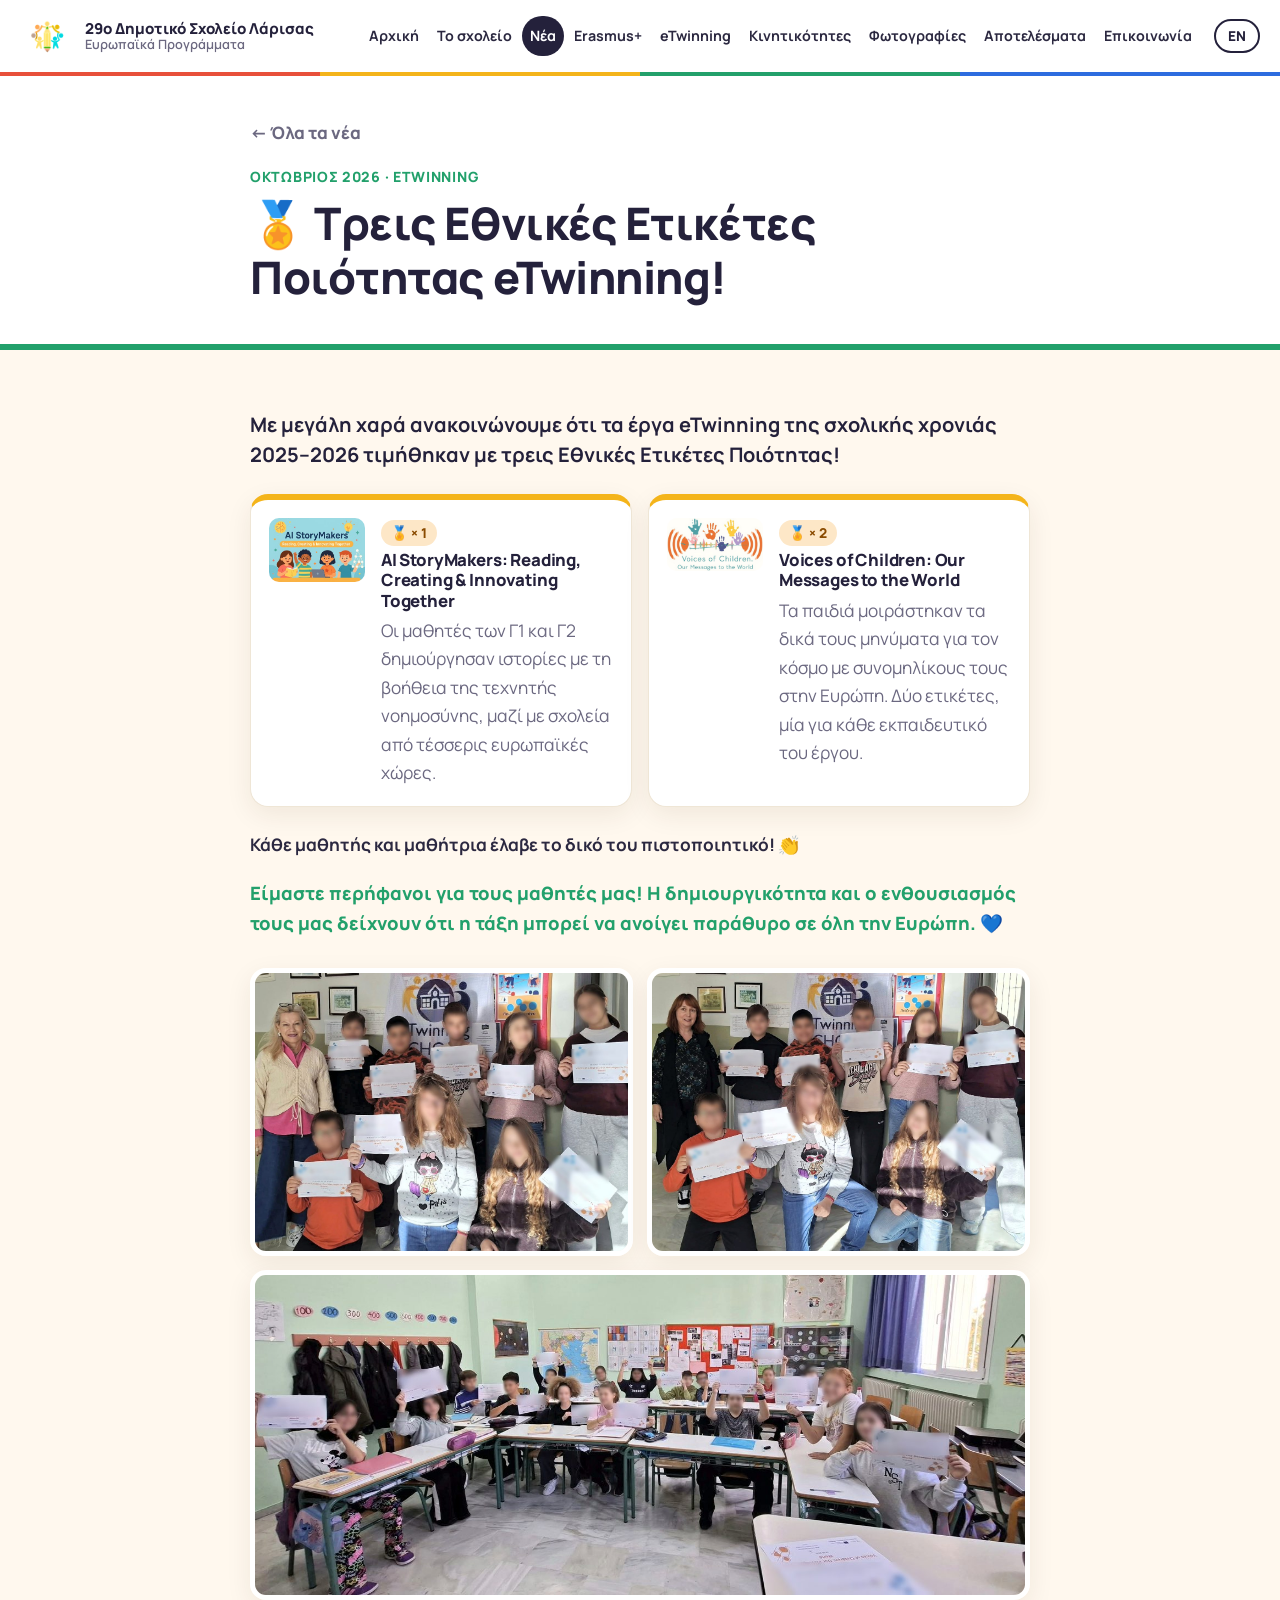
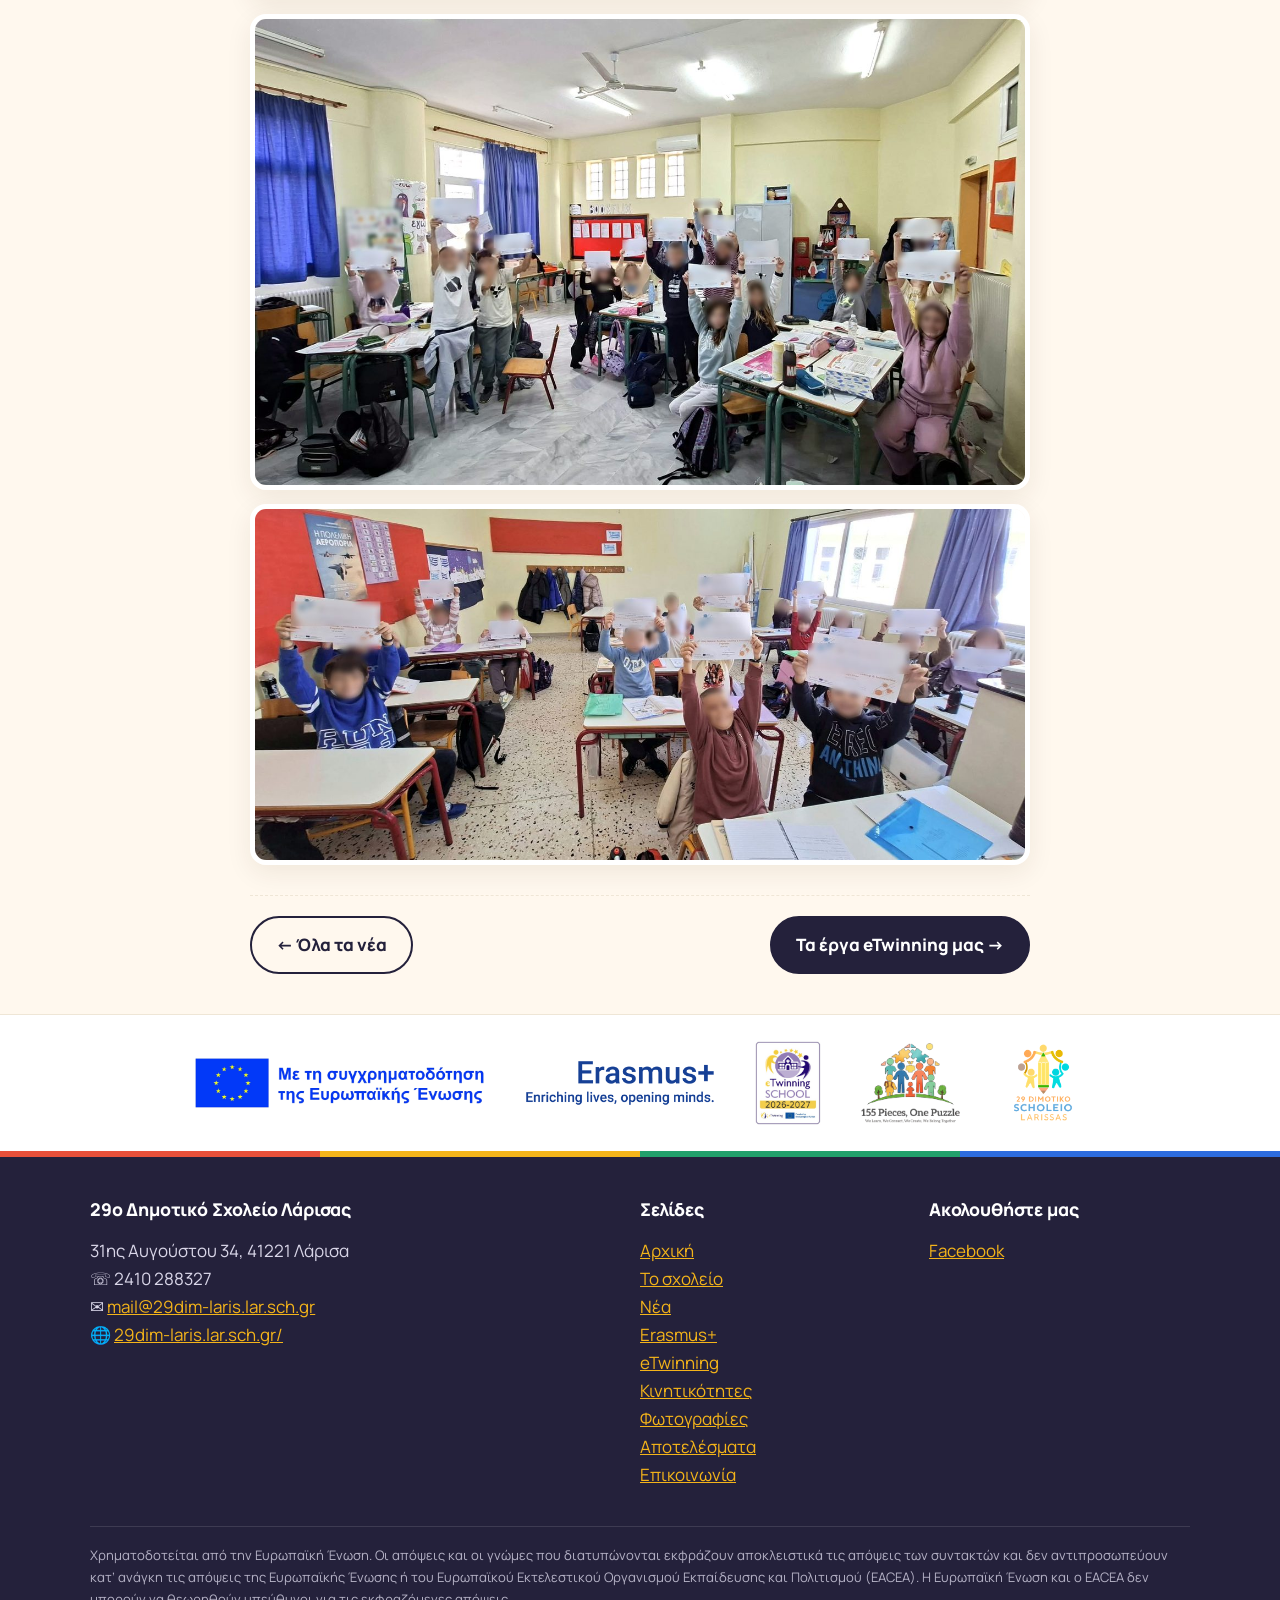
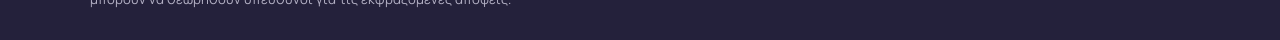
<file: news-quality-labels.html>
<!DOCTYPE html>
<html lang="el">
<head>
<meta charset="UTF-8">
<meta name="viewport" content="width=device-width, initial-scale=1.0">
<title>Τρεις Εθνικές Ετικέτες Ποιότητας eTwinning · 29ο Δημοτικό Σχολείο Λάρισας</title>
<meta property="og:title" content="Τρεις Εθνικές Ετικέτες Ποιότητας eTwinning · 29ο Δημοτικό Σχολείο Λάρισας">
<meta property="og:image" content="news-quality-labels-thumb.jpg">
<script>try{if(localStorage.getItem("lang")==="en")document.documentElement.classList.add("l-en")}catch(e){}</script>
<link href="https://fonts.googleapis.com/css2?family=Manrope:wght@400;600;700;800&display=swap" rel="stylesheet">
<link rel="icon" href="logo-school-icon.png">
<link rel="stylesheet" href="style.css?v=16">
</head>
<body>

<div class="article-hero">
  <div class="wrap">
    <a class="back" href="news.html">← <span data-l="el">Όλα τα νέα</span><span data-l="en">All news</span></a>
    <div class="date"><span data-l="el">Οκτώβριος 2026 · eTwinning</span><span data-l="en">October 2026 · eTwinning</span></div>
    <h1><span data-l="el">🏅 Τρεις Εθνικές Ετικέτες Ποιότητας eTwinning!</span><span data-l="en">🏅 Three eTwinning National Quality Labels!</span></h1>
  </div>
</div>

<article class="article-body">
  <div data-l="el">
    <p class="lead">Με μεγάλη χαρά ανακοινώνουμε ότι τα έργα eTwinning της σχολικής χρονιάς 2025–2026 τιμήθηκαν με τρεις Εθνικές Ετικέτες Ποιότητας!</p>
  </div>
  <div data-l="en">
    <p class="lead">We are delighted to announce that our eTwinning projects of the 2025–2026 school year have been awarded three National Quality Labels!</p>
  </div>

  <div class="label-cards">
    <a class="label-card" href="etwinning.html#ai-storymakers">
      <img src="logo-ai-storymakers.jpg" alt="AI StoryMakers">
      <div>
        <span class="badge-count">🏅 × 1</span>
        <h3>AI StoryMakers: Reading, Creating &amp; Innovating Together</h3>
        <p data-l="el">Οι μαθητές των Γ1 και Γ2 δημιούργησαν ιστορίες με τη βοήθεια της τεχνητής νοημοσύνης, μαζί με σχολεία από τέσσερις ευρωπαϊκές χώρες.</p>
        <p data-l="en">Pupils of our two Grade 3 classes created stories with the help of artificial intelligence, together with schools from four European countries.</p>
      </div>
    </a>
    <a class="label-card" href="etwinning.html#voices-of-children">
      <img src="logo-voices.png" alt="Voices of Children">
      <div>
        <span class="badge-count">🏅 × 2</span>
        <h3>Voices of Children: Our Messages to the World</h3>
        <p data-l="el">Τα παιδιά μοιράστηκαν τα δικά τους μηνύματα για τον κόσμο με συνομηλίκους τους στην Ευρώπη. Δύο ετικέτες, μία για κάθε εκπαιδευτικό του έργου.</p>
        <p data-l="en">The children shared their own messages for the world with peers across Europe. Two labels, one for each teacher of the project.</p>
      </div>
    </a>
  </div>

  <div data-l="el">
    <p><b>Κάθε μαθητής και μαθήτρια έλαβε το δικό του πιστοποιητικό!</b> 👏</p>
    <p class="closing">Είμαστε περήφανοι για τους μαθητές μας! Η δημιουργικότητα και ο ενθουσιασμός τους μας δείχνουν ότι η τάξη μπορεί να ανοίγει παράθυρο σε όλη την Ευρώπη. 💙</p>
  </div>
  <div data-l="en">
    <p><b>Every pupil received their own certificate!</b> 👏</p>
    <p class="closing">We are so proud of our pupils! Their creativity and enthusiasm show us that a classroom can open a window onto the whole of Europe. 💙</p>
  </div>

  <!-- ✏️ Νέα φωτογραφία: προσθέστε εδώ μια γραμμή <img src="ονομα.jpg" alt="..."> -->
  <div class="article-photos gallery">
    <img src="quality-labels-01.jpg" alt="Voices of Children – Εθνική Ετικέτα Ποιότητας / National Quality Label">
    <img src="quality-labels-04.jpg" alt="Voices of Children – Εθνική Ετικέτα Ποιότητας / National Quality Label">
    <img class="span2" src="quality-labels-02.jpg" alt="Voices of Children – πιστοποιητικά μαθητών / pupils' certificates">
    <img class="span2" src="quality-labels-05.jpg" alt="Πιστοποιητικά μαθητών / Pupils' certificates">
    <img class="span2" src="quality-labels-03.jpg" alt="AI StoryMakers – πιστοποιητικά μαθητών / pupils' certificates">
  </div>

  <div class="article-foot">
    <a class="btn ghost" href="news.html">← <span data-l="el">Όλα τα νέα</span><span data-l="en">All news</span></a>
    <a class="btn dark" href="etwinning.html"><span data-l="el">Τα έργα eTwinning μας →</span><span data-l="en">Our eTwinning projects →</span></a>
  </div>
</article>

<script src="script.js?v=16"></script>
</body>
</html>
</file>
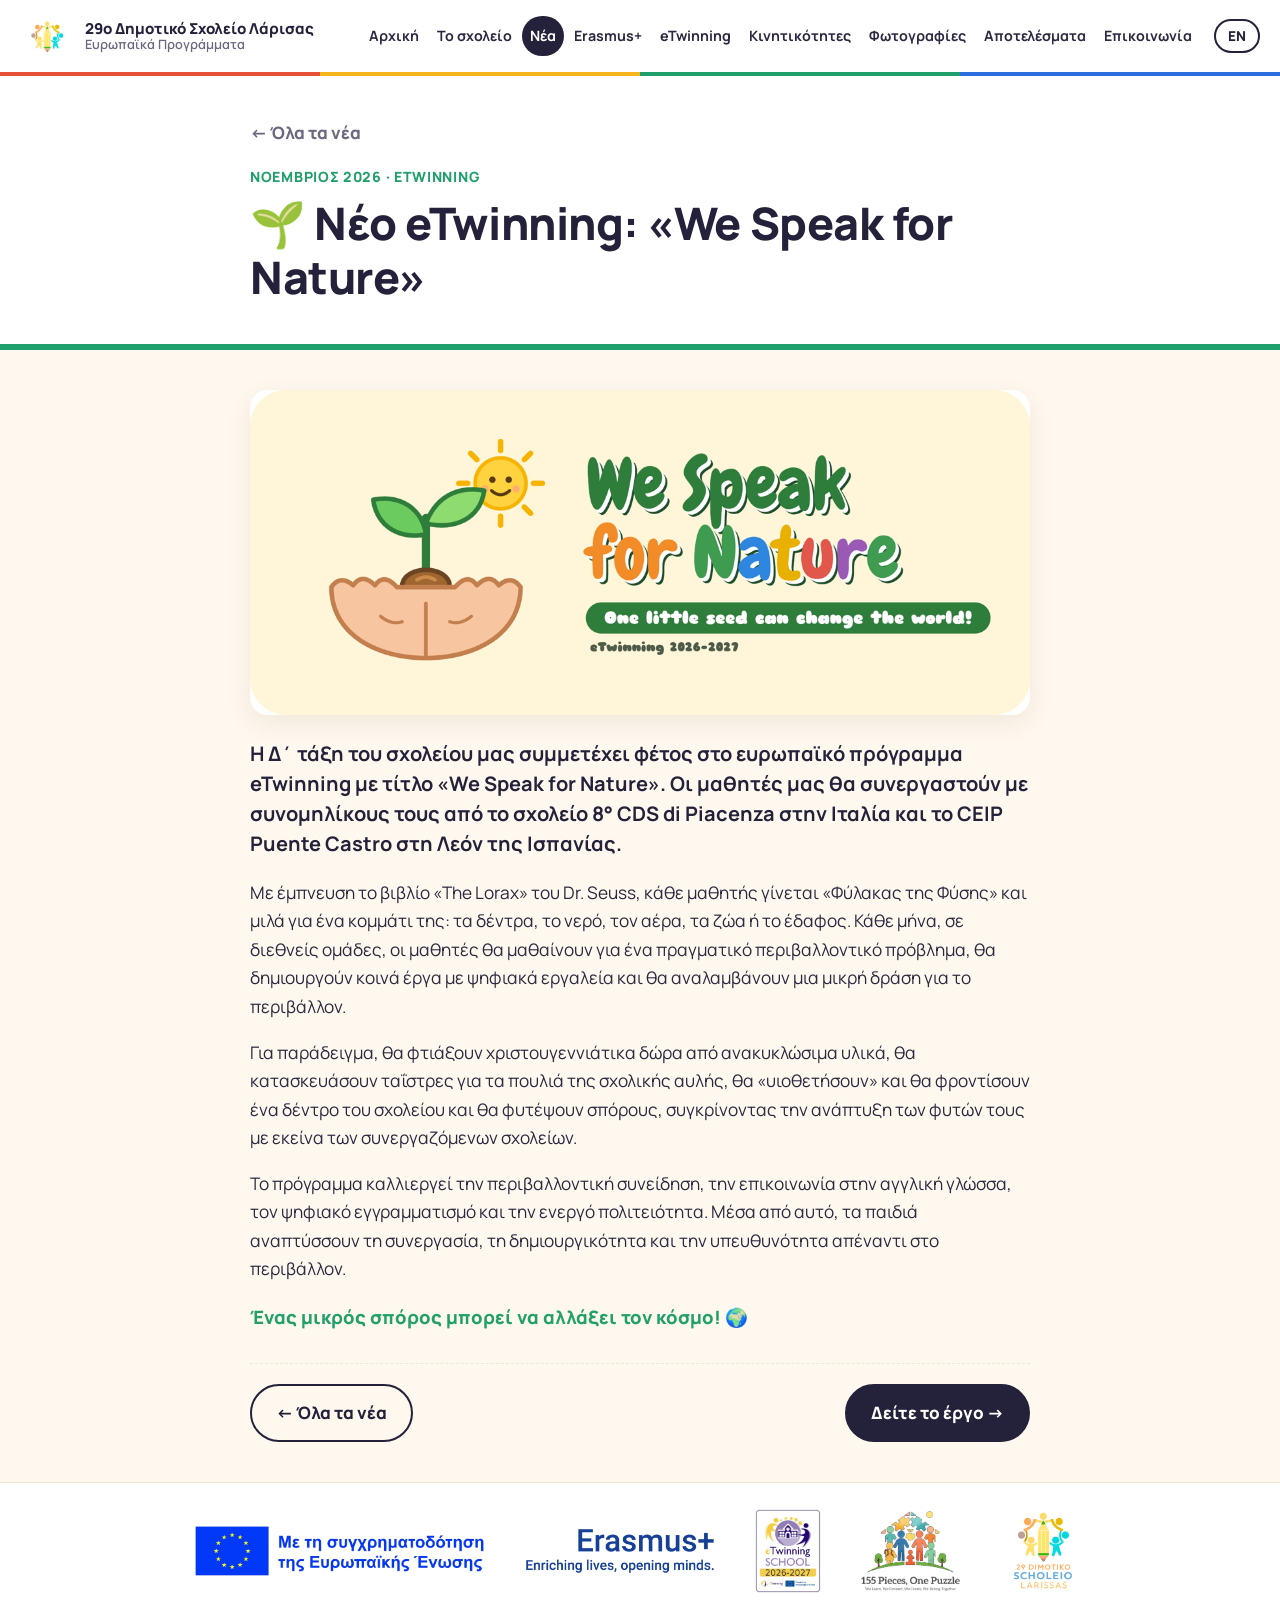
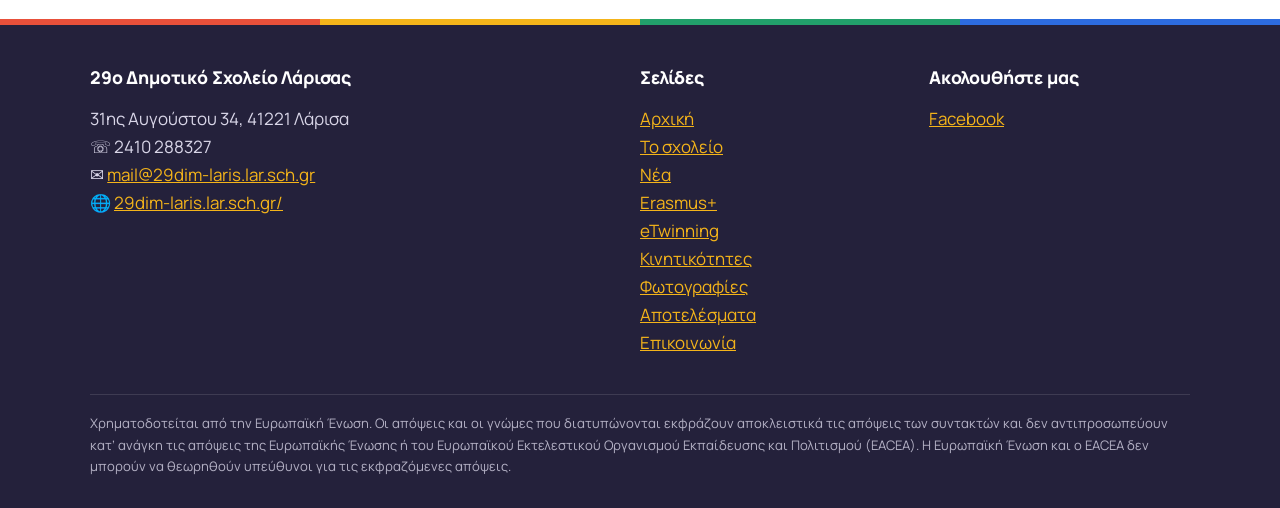
<file: news-we-speak-for-nature.html>
<!DOCTYPE html>
<html lang="el">
<head>
<meta charset="UTF-8">
<meta name="viewport" content="width=device-width, initial-scale=1.0">
<title>We Speak for Nature · 29ο Δημοτικό Σχολείο Λάρισας</title>
<meta property="og:title" content="Νέο eTwinning: We Speak for Nature · 29ο Δημοτικό Σχολείο Λάρισας">
<meta property="og:image" content="news-we-speak-thumb.jpg">
<script>try{if(localStorage.getItem("lang")==="en")document.documentElement.classList.add("l-en")}catch(e){}</script>
<link href="https://fonts.googleapis.com/css2?family=Manrope:wght@400;600;700;800&display=swap" rel="stylesheet">
<link rel="icon" href="logo-school-icon.png">
<link rel="stylesheet" href="style.css?v=16">
</head>
<body>

<div class="article-hero">
  <div class="wrap">
    <a class="back" href="news.html">← <span data-l="el">Όλα τα νέα</span><span data-l="en">All news</span></a>
    <div class="date"><span data-l="el">Νοέμβριος 2026 · eTwinning</span><span data-l="en">November 2026 · eTwinning</span></div>
    <h1><span data-l="el">🌱 Νέο eTwinning: «We Speak for Nature»</span><span data-l="en">🌱 New eTwinning project: “We Speak for Nature”</span></h1>
  </div>
</div>

<article class="article-body">
  <img class="banner" src="banner-we-speak-for-nature.png" alt="We Speak for Nature – One little seed can change the world!">

  <div data-l="el">
    <p class="lead">Η Δ΄ τάξη του σχολείου μας συμμετέχει φέτος στο ευρωπαϊκό πρόγραμμα eTwinning με τίτλο «We Speak for Nature». Οι μαθητές μας θα συνεργαστούν με συνομηλίκους τους από το σχολείο 8° CDS di Piacenza στην Ιταλία και το CEIP Puente Castro στη Λεόν της Ισπανίας.</p>
    <p>Με έμπνευση το βιβλίο «The Lorax» του Dr. Seuss, κάθε μαθητής γίνεται «Φύλακας της Φύσης» και μιλά για ένα κομμάτι της: τα δέντρα, το νερό, τον αέρα, τα ζώα ή το έδαφος. Κάθε μήνα, σε διεθνείς ομάδες, οι μαθητές θα μαθαίνουν για ένα πραγματικό περιβαλλοντικό πρόβλημα, θα δημιουργούν κοινά έργα με ψηφιακά εργαλεία και θα αναλαμβάνουν μια μικρή δράση για το περιβάλλον.</p>
    <p>Για παράδειγμα, θα φτιάξουν χριστουγεννιάτικα δώρα από ανακυκλώσιμα υλικά, θα κατασκευάσουν ταΐστρες για τα πουλιά της σχολικής αυλής, θα «υιοθετήσουν» και θα φροντίσουν ένα δέντρο του σχολείου και θα φυτέψουν σπόρους, συγκρίνοντας την ανάπτυξη των φυτών τους με εκείνα των συνεργαζόμενων σχολείων.</p>
    <p>Το πρόγραμμα καλλιεργεί την περιβαλλοντική συνείδηση, την επικοινωνία στην αγγλική γλώσσα, τον ψηφιακό εγγραμματισμό και την ενεργό πολιτειότητα. Μέσα από αυτό, τα παιδιά αναπτύσσουν τη συνεργασία, τη δημιουργικότητα και την υπευθυνότητα απέναντι στο περιβάλλον.</p>
    <p class="closing">Ένας μικρός σπόρος μπορεί να αλλάξει τον κόσμο! 🌍</p>
  </div>
  <div data-l="en">
    <p class="lead">This year our Grade 4 pupils are taking part in the European eTwinning project “We Speak for Nature”. They will work with peers from 8° CDS di Piacenza in Italy and CEIP Puente Castro in León, Spain.</p>
    <p>Inspired by Dr. Seuss's “The Lorax”, every pupil becomes a “Nature Guardian” and speaks for one part of nature: trees, water, air, animals or soil. Every month, in international teams, pupils will learn about a real environmental problem, create joint projects with digital tools and take a small action for the environment.</p>
    <p>For example, they will make Christmas gifts from recycled materials, build bird feeders for our schoolyard, “adopt” and look after a tree in our school, and plant seeds, comparing how their plants grow with those of our partner schools.</p>
    <p>The project builds environmental awareness, communication in English, digital literacy and active citizenship. Through it, children develop collaboration, creativity and responsibility towards the environment.</p>
    <p class="closing">One little seed can change the world! 🌍</p>
  </div>

  <div class="article-foot">
    <a class="btn ghost" href="news.html">← <span data-l="el">Όλα τα νέα</span><span data-l="en">All news</span></a>
    <a class="btn dark" href="etwinning.html#we-speak-for-nature"><span data-l="el">Δείτε το έργο →</span><span data-l="en">See the project →</span></a>
  </div>
</article>

<script src="script.js?v=16"></script>
</body>
</html>
</file>
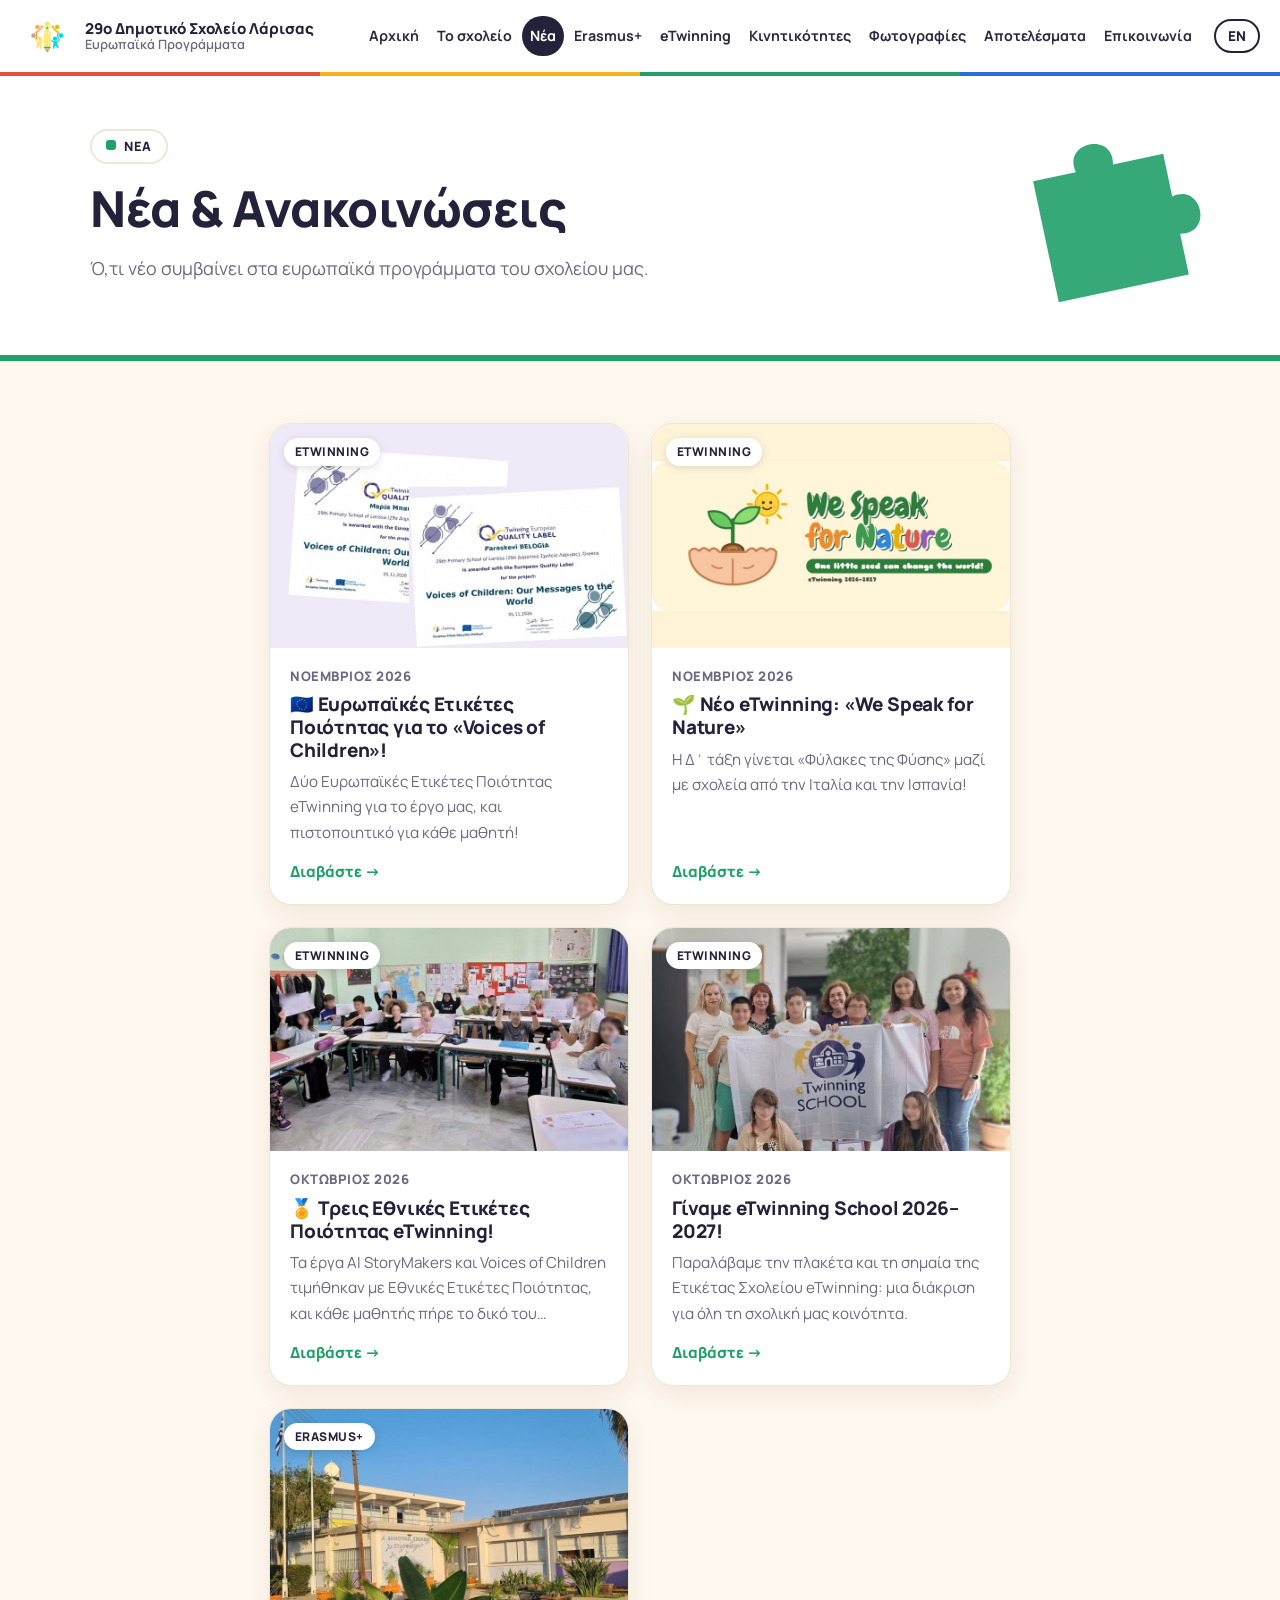
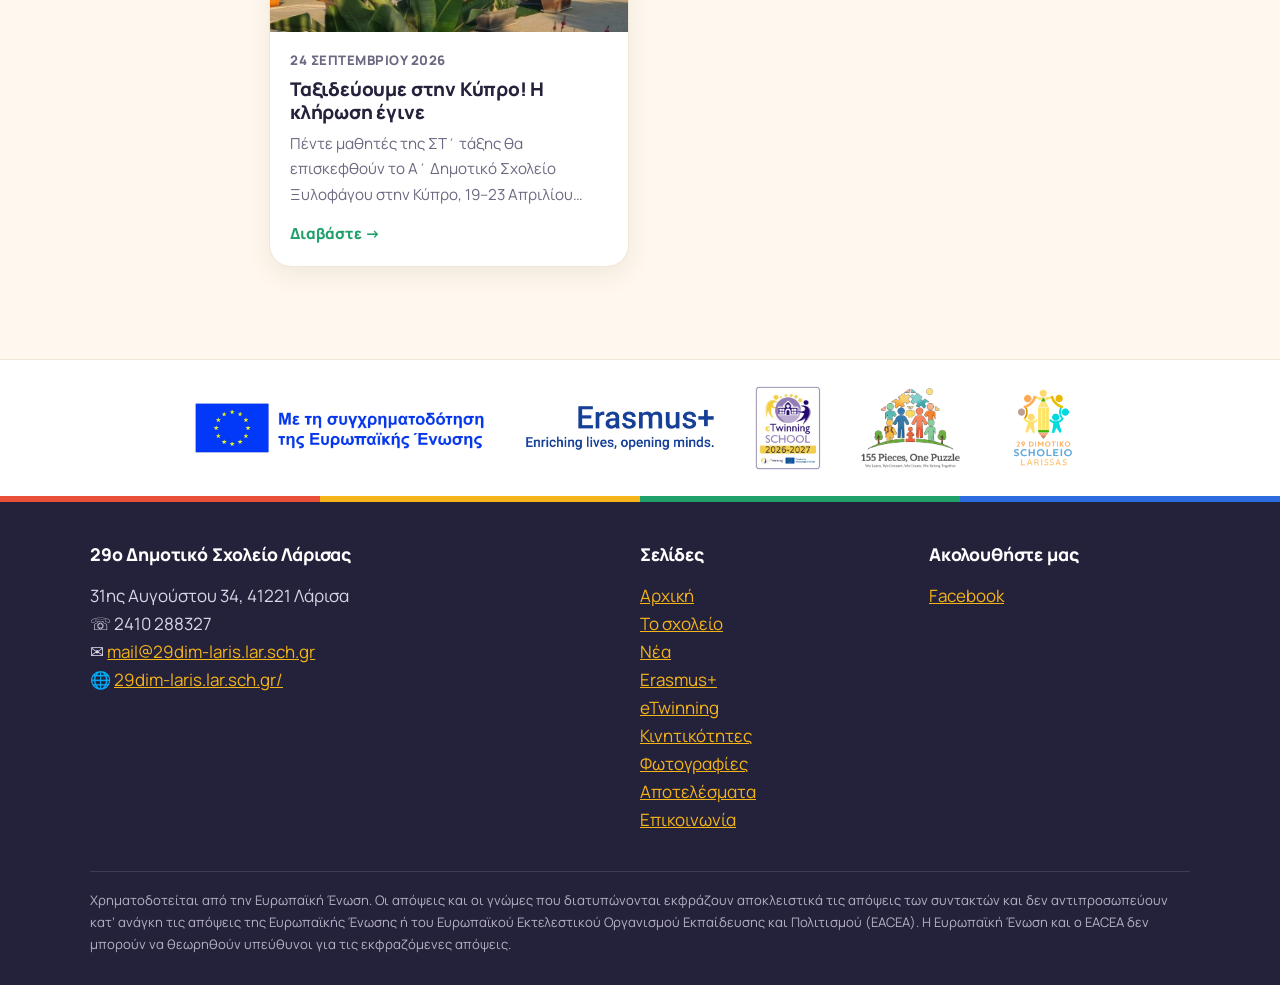
<file: news.html>
<!DOCTYPE html>
<html lang="el">
<head>
<meta charset="UTF-8">
<meta name="viewport" content="width=device-width, initial-scale=1.0">
<title>Νέα · 29ο Δημοτικό Σχολείο Λάρισας</title>
<script>try{if(localStorage.getItem("lang")==="en")document.documentElement.classList.add("l-en")}catch(e){}</script>
<link href="https://fonts.googleapis.com/css2?family=Manrope:wght@400;600;700;800&display=swap" rel="stylesheet">
<link rel="icon" href="logo-school-icon.png">
<link rel="stylesheet" href="style.css?v=16">
</head>
<body>

<div class="hero page-hero news">
  <div class="wrap">
    <span class="kicker"><span data-l="el">Νέα</span><span data-l="en">News</span></span>
    <h1><span data-l="el">Νέα &amp; Ανακοινώσεις</span><span data-l="en">News &amp; Announcements</span></h1>
    <p data-l="el">Ό,τι νέο συμβαίνει στα ευρωπαϊκά προγράμματα του σχολείου μας.</p>
    <p data-l="en">The latest from our school's European projects.</p>
  </div>
</div>

<section>
  <div class="wrap">

    <!-- ===================== ΠΩΣ ΠΡΟΣΘΕΤΩ ΝΕΟ ΑΡΘΡΟ =====================
         1. Κάθε άρθρο έχει δική του σελίδα (π.χ. news-etwinning-school.html).
            Για νέο άρθρο, αντιγράψτε αυτό το αρχείο με νέο όνομα και αλλάξτε κείμενα και φωτογραφίες.
         2. Εδώ, αντιγράψτε ένα <a class="ncard"> ... </a>, βάλτε το ΠΡΩΤΟ και αλλάξτε
            τον σύνδεσμο (href), τη φωτογραφία, την ημερομηνία, τον τίτλο και τη σύντομη περιγραφή.
         (Ή στείλτε μου κείμενο και φωτογραφίες και σας το ετοιμάζω.)
    ======================================================================== -->

    <div class="news-grid">

      <a class="ncard" href="news-european-quality-labels.html">
        <div class="thumb"><img src="news-eql-thumb.jpg" alt=""><span class="cat">eTwinning</span></div>
        <div class="body">
          <span class="date"><span data-l="el">Νοέμβριος 2026</span><span data-l="en">November 2026</span></span>
          <h3><span data-l="el">🇪🇺 Ευρωπαϊκές Ετικέτες Ποιότητας για το «Voices of Children»!</span><span data-l="en">🇪🇺 European Quality Labels for “Voices of Children”!</span></h3>
          <p data-l="el">Δύο Ευρωπαϊκές Ετικέτες Ποιότητας eTwinning για το έργο μας, και πιστοποιητικό για κάθε μαθητή!</p>
          <p data-l="en">Two eTwinning European Quality Labels for our project, and a certificate for every pupil!</p>
          <span class="more"><span data-l="el">Διαβάστε →</span><span data-l="en">Read more →</span></span>
        </div>
      </a>

      <a class="ncard" href="news-we-speak-for-nature.html">
        <div class="thumb"><img src="news-we-speak-thumb.jpg" alt=""><span class="cat">eTwinning</span></div>
        <div class="body">
          <span class="date"><span data-l="el">Νοέμβριος 2026</span><span data-l="en">November 2026</span></span>
          <h3><span data-l="el">🌱 Νέο eTwinning: «We Speak for Nature»</span><span data-l="en">🌱 New eTwinning: “We Speak for Nature”</span></h3>
          <p data-l="el">Η Δ΄ τάξη γίνεται «Φύλακες της Φύσης» μαζί με σχολεία από την Ιταλία και την Ισπανία!</p>
          <p data-l="en">Our Grade 4 pupils become “Nature Guardians” together with schools from Italy and Spain!</p>
          <span class="more"><span data-l="el">Διαβάστε →</span><span data-l="en">Read more →</span></span>
        </div>
      </a>

      <a class="ncard" href="news-quality-labels.html">
        <div class="thumb"><img src="news-quality-labels-thumb.jpg" alt=""><span class="cat">eTwinning</span></div>
        <div class="body">
          <span class="date"><span data-l="el">Οκτώβριος 2026</span><span data-l="en">October 2026</span></span>
          <h3><span data-l="el">🏅 Τρεις Εθνικές Ετικέτες Ποιότητας eTwinning!</span><span data-l="en">🏅 Three eTwinning National Quality Labels!</span></h3>
          <p data-l="el">Τα έργα AI StoryMakers και Voices of Children τιμήθηκαν με Εθνικές Ετικέτες Ποιότητας, και κάθε μαθητής πήρε το δικό του πιστοποιητικό!</p>
          <p data-l="en">Our projects AI StoryMakers and Voices of Children won National Quality Labels, and every pupil received their own certificate!</p>
          <span class="more"><span data-l="el">Διαβάστε →</span><span data-l="en">Read more →</span></span>
        </div>
      </a>

      <a class="ncard" href="news-etwinning-school.html">
        <div class="thumb"><img src="news-etwinning-school-thumb.jpg" alt=""><span class="cat">eTwinning</span></div>
        <div class="body">
          <span class="date"><span data-l="el">Οκτώβριος 2026</span><span data-l="en">October 2026</span></span>
          <h3><span data-l="el">Γίναμε eTwinning School 2026–2027!</span><span data-l="en">We are an eTwinning School 2026–2027!</span></h3>
          <p data-l="el">Παραλάβαμε την πλακέτα και τη σημαία της Ετικέτας Σχολείου eTwinning: μια διάκριση για όλη τη σχολική μας κοινότητα.</p>
          <p data-l="en">We received the eTwinning School Label plaque and flag: a distinction for our whole school community.</p>
          <span class="more"><span data-l="el">Διαβάστε →</span><span data-l="en">Read more →</span></span>
        </div>
      </a>

      <a class="ncard" href="news-klirosi-kypros.html">
        <div class="thumb"><img src="news-xylofagou-thumb.jpg" alt=""><span class="cat">Erasmus+</span></div>
        <div class="body">
          <span class="date"><span data-l="el">24 Σεπτεμβρίου 2026</span><span data-l="en">24 September 2026</span></span>
          <h3><span data-l="el">Ταξιδεύουμε στην Κύπρο! Η κλήρωση έγινε</span><span data-l="en">We're going to Cyprus! The draw has taken place</span></h3>
          <p data-l="el">Πέντε μαθητές της ΣΤ΄ τάξης θα επισκεφθούν το Α΄ Δημοτικό Σχολείο Ξυλοφάγου στην Κύπρο, 19–23 Απριλίου 2027.</p>
          <p data-l="en">Five Grade 6 pupils will visit the 1st Primary School of Xylofagou in Cyprus, 19–23 April 2027.</p>
          <span class="more"><span data-l="el">Διαβάστε →</span><span data-l="en">Read more →</span></span>
        </div>
      </a>

    </div>
  </div>
</section>

<script src="script.js?v=16"></script>
</body>
</html>
</file>
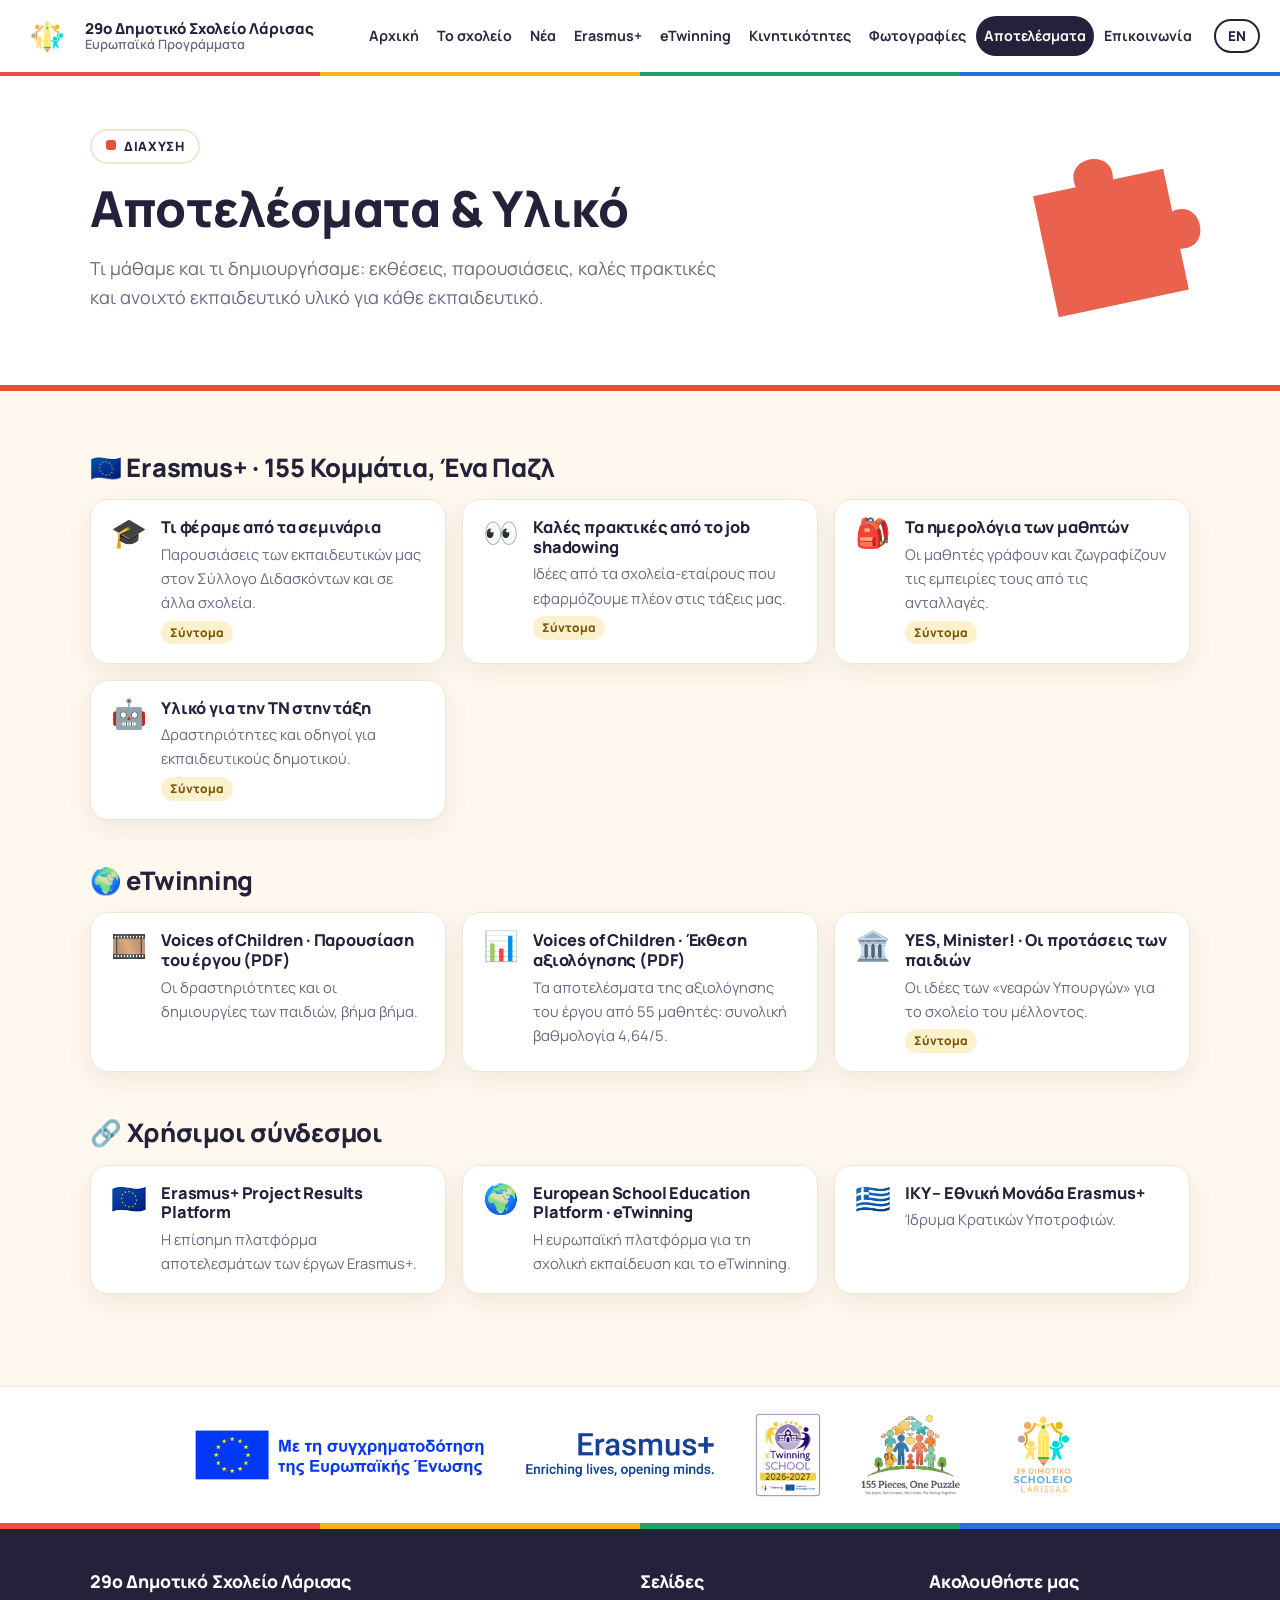
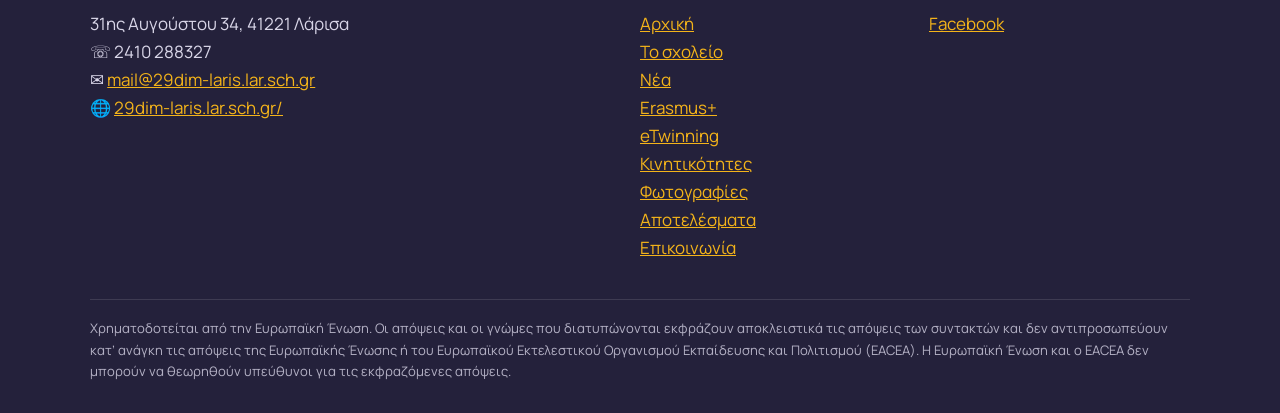
<file: results.html>
<!DOCTYPE html>
<html lang="el">
<head>
<meta charset="UTF-8">
<meta name="viewport" content="width=device-width, initial-scale=1.0">
<title>Αποτελέσματα &amp; Υλικό · 29ο Δημοτικό Σχολείο Λάρισας</title>
<script>try{if(localStorage.getItem("lang")==="en")document.documentElement.classList.add("l-en")}catch(e){}</script>
<link href="https://fonts.googleapis.com/css2?family=Manrope:wght@400;600;700;800&display=swap" rel="stylesheet">
<link rel="icon" href="logo-school-icon.png">
<link rel="stylesheet" href="style.css?v=16">
</head>
<body>

<div class="hero page-hero res">
  <div class="wrap">
    <span class="kicker"><span data-l="el">Διάχυση</span><span data-l="en">Dissemination</span></span>
    <h1><span data-l="el">Αποτελέσματα &amp; Υλικό</span><span data-l="en">Results &amp; Materials</span></h1>
    <p data-l="el">Τι μάθαμε και τι δημιουργήσαμε: εκθέσεις, παρουσιάσεις, καλές πρακτικές και ανοιχτό εκπαιδευτικό υλικό για κάθε εκπαιδευτικό.</p>
    <p data-l="en">What we learned and created: reports, presentations, good practices and open teaching materials for every teacher.</p>
  </div>
</div>

<section>
  <div class="wrap">

    <!-- ✏️ ΠΩΣ ΠΡΟΣΘΕΤΩ ΥΛΙΚΟ
         • Αρχείο (PDF, παρουσίαση): ανεβάστε το στο repository, δίπλα στα άλλα αρχεία, και αλλάξτε το <div class="res-item"> σε
           <a class="res-item" href="onoma-arxeiou.pdf" target="_blank"> ... </a>
         • Σύνδεσμος (Canva, Padlet, TwinSpace, YouTube): βάλτε τον σύνδεσμο στο href.
         • Μόλις γίνει διαθέσιμο, σβήστε τη γραμμή με το <span class="soon">. -->

    <h2 style="margin-bottom:16px">🇪🇺 Erasmus+ · <span data-l="el">155 Κομμάτια, Ένα Παζλ</span><span data-l="en">155 Pieces, One Puzzle</span></h2>
    <div class="res-list" style="margin-bottom:46px">
      <div class="res-item"><span class="ic">🎓</span><div>
        <h4><span data-l="el">Τι φέραμε από τα σεμινάρια</span><span data-l="en">What we brought back from our training courses</span></h4>
        <p data-l="el">Παρουσιάσεις των εκπαιδευτικών μας στον Σύλλογο Διδασκόντων και σε άλλα σχολεία.</p>
        <p data-l="en">Our teachers' presentations to colleagues and other schools.</p>
        <span class="soon"><span data-l="el">Σύντομα</span><span data-l="en">Coming soon</span></span></div></div>
      <div class="res-item"><span class="ic">👀</span><div>
        <h4><span data-l="el">Καλές πρακτικές από το job shadowing</span><span data-l="en">Good practices from job shadowing</span></h4>
        <p data-l="el">Ιδέες από τα σχολεία-εταίρους που εφαρμόζουμε πλέον στις τάξεις μας.</p>
        <p data-l="en">Ideas from our partner schools that we now use in our classrooms.</p>
        <span class="soon"><span data-l="el">Σύντομα</span><span data-l="en">Coming soon</span></span></div></div>
      <div class="res-item"><span class="ic">🎒</span><div>
        <h4><span data-l="el">Τα ημερολόγια των μαθητών</span><span data-l="en">Pupils' travel diaries</span></h4>
        <p data-l="el">Οι μαθητές γράφουν και ζωγραφίζουν τις εμπειρίες τους από τις ανταλλαγές.</p>
        <p data-l="en">Pupils write and draw about their exchange experiences.</p>
        <span class="soon"><span data-l="el">Σύντομα</span><span data-l="en">Coming soon</span></span></div></div>
      <div class="res-item"><span class="ic">🤖</span><div>
        <h4><span data-l="el">Υλικό για την ΤΝ στην τάξη</span><span data-l="en">AI in the classroom materials</span></h4>
        <p data-l="el">Δραστηριότητες και οδηγοί για εκπαιδευτικούς δημοτικού.</p>
        <p data-l="en">Activities and guides for primary teachers.</p>
        <span class="soon"><span data-l="el">Σύντομα</span><span data-l="en">Coming soon</span></span></div></div>
    </div>

    <h2 style="margin-bottom:16px">🌍 eTwinning</h2>
    <div class="res-list" style="margin-bottom:46px">
      <a class="res-item" href="voices-of-children-presentation.pdf" target="_blank" rel="noopener"><span class="ic">🎞️</span><div>
        <h4>Voices of Children · <span data-l="el">Παρουσίαση του έργου (PDF)</span><span data-l="en">Project presentation (PDF)</span></h4>
        <p data-l="el">Οι δραστηριότητες και οι δημιουργίες των παιδιών, βήμα βήμα.</p>
        <p data-l="en">The children's activities and creations, step by step.</p></div></a>
      <a class="res-item" href="voices-of-children-report.pdf" target="_blank" rel="noopener"><span class="ic">📊</span><div>
        <h4>Voices of Children · <span data-l="el">Έκθεση αξιολόγησης (PDF)</span><span data-l="en">Evaluation report (PDF)</span></h4>
        <p data-l="el">Τα αποτελέσματα της αξιολόγησης του έργου από 55 μαθητές: συνολική βαθμολογία 4,64/5.</p>
        <p data-l="en">The results of the project evaluation by 55 pupils: overall rating 4.64/5.</p></div></a>
      <div class="res-item"><span class="ic">🏛️</span><div>
        <h4>YES, Minister! · <span data-l="el">Οι προτάσεις των παιδιών</span><span data-l="en">The children's proposals</span></h4>
        <p data-l="el">Οι ιδέες των «νεαρών Υπουργών» για το σχολείο του μέλλοντος.</p>
        <p data-l="en">The young ministers' ideas for the school of the future.</p>
        <span class="soon"><span data-l="el">Σύντομα</span><span data-l="en">Coming soon</span></span></div></div>
    </div>

    <h2 style="margin-bottom:16px">🔗 <span data-l="el">Χρήσιμοι σύνδεσμοι</span><span data-l="en">Useful links</span></h2>
    <div class="res-list">
      <a class="res-item" href="https://erasmus-plus.ec.europa.eu/projects" target="_blank" rel="noopener"><span class="ic">🇪🇺</span><div>
        <h4>Erasmus+ Project Results Platform</h4>
        <p data-l="el">Η επίσημη πλατφόρμα αποτελεσμάτων των έργων Erasmus+.</p>
        <p data-l="en">The official platform for Erasmus+ project results.</p></div></a>
      <a class="res-item" href="https://school-education.ec.europa.eu" target="_blank" rel="noopener"><span class="ic">🌍</span><div>
        <h4>European School Education Platform · eTwinning</h4>
        <p data-l="el">Η ευρωπαϊκή πλατφόρμα για τη σχολική εκπαίδευση και το eTwinning.</p>
        <p data-l="en">The European platform for school education and eTwinning.</p></div></a>
      <a class="res-item" href="https://www.iky.gr" target="_blank" rel="noopener"><span class="ic">🇬🇷</span><div>
        <h4><span data-l="el">ΙΚΥ – Εθνική Μονάδα Erasmus+</span><span data-l="en">IKY – Greek Erasmus+ National Agency</span></h4>
        <p data-l="el">Ίδρυμα Κρατικών Υποτροφιών.</p>
        <p data-l="en">State Scholarships Foundation.</p></div></a>
    </div>

  </div>
</section>

<script src="script.js?v=16"></script>
</body>
</html>
</file>
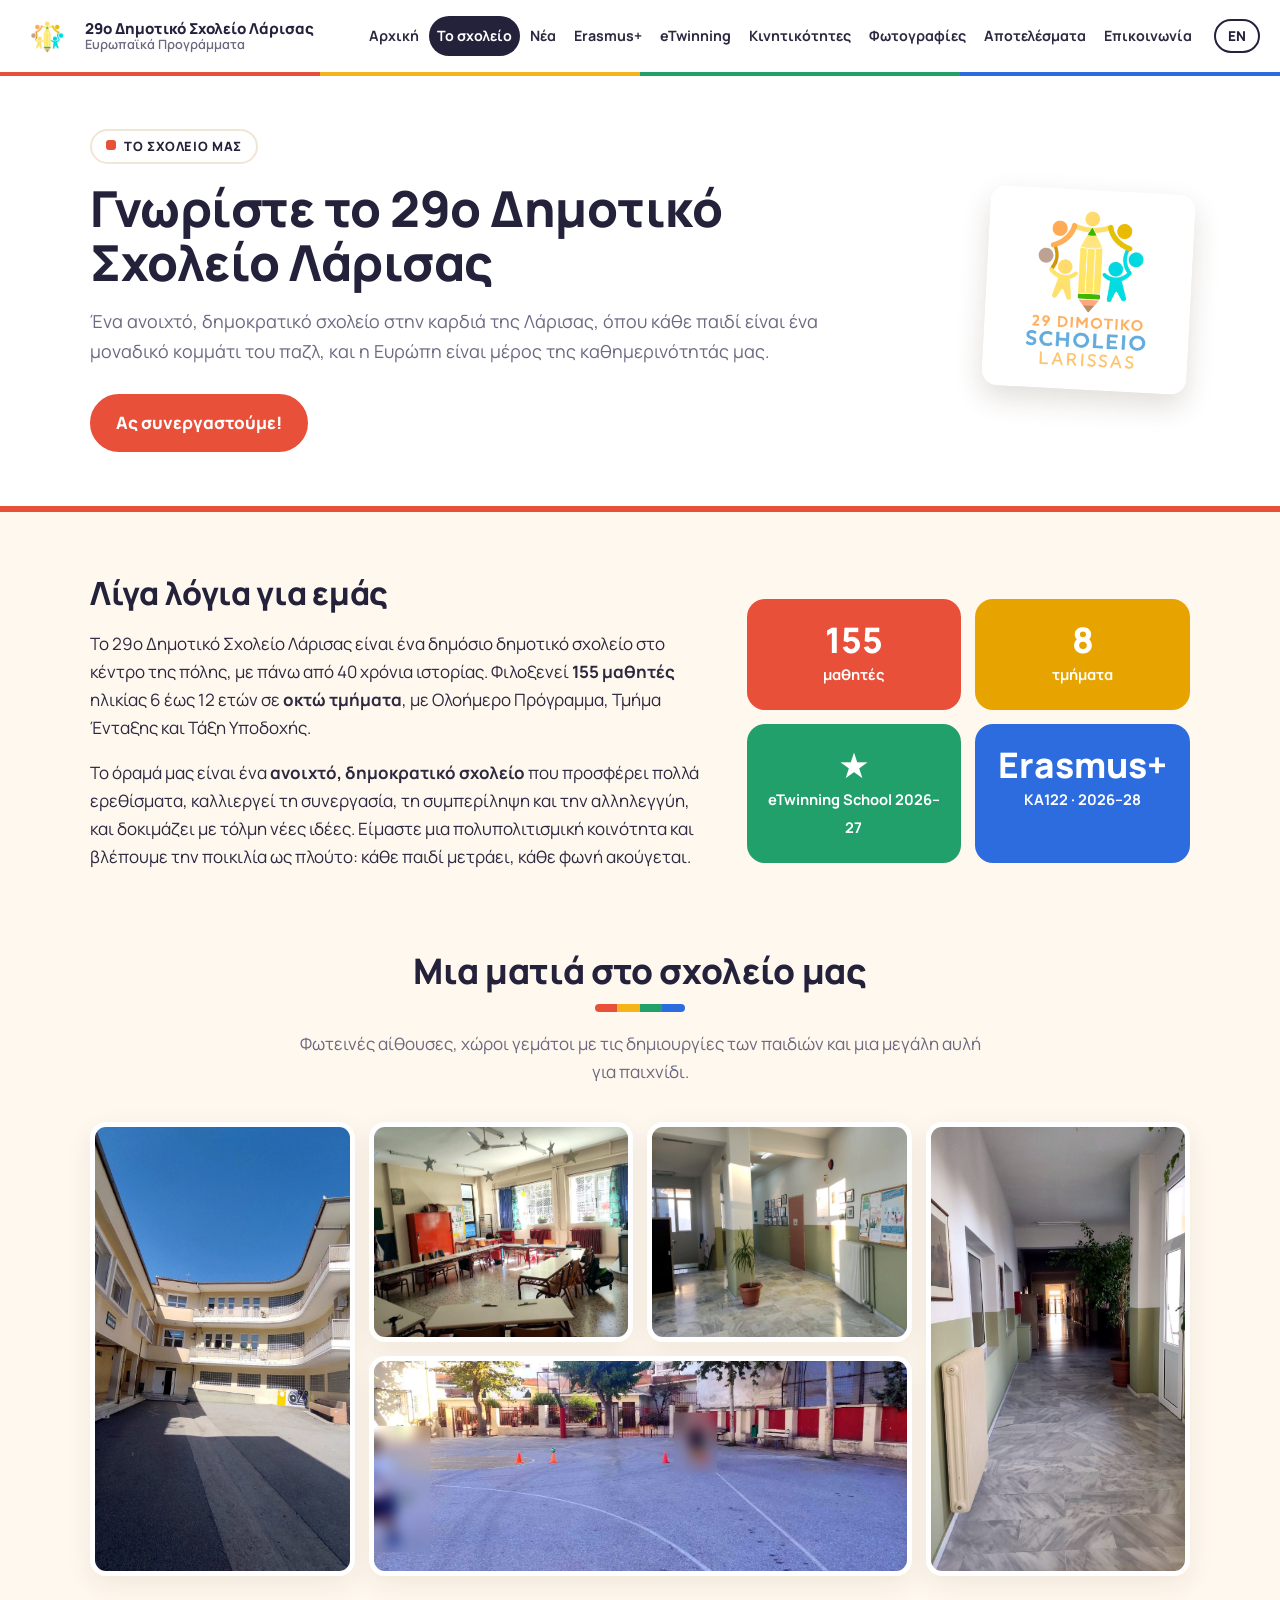
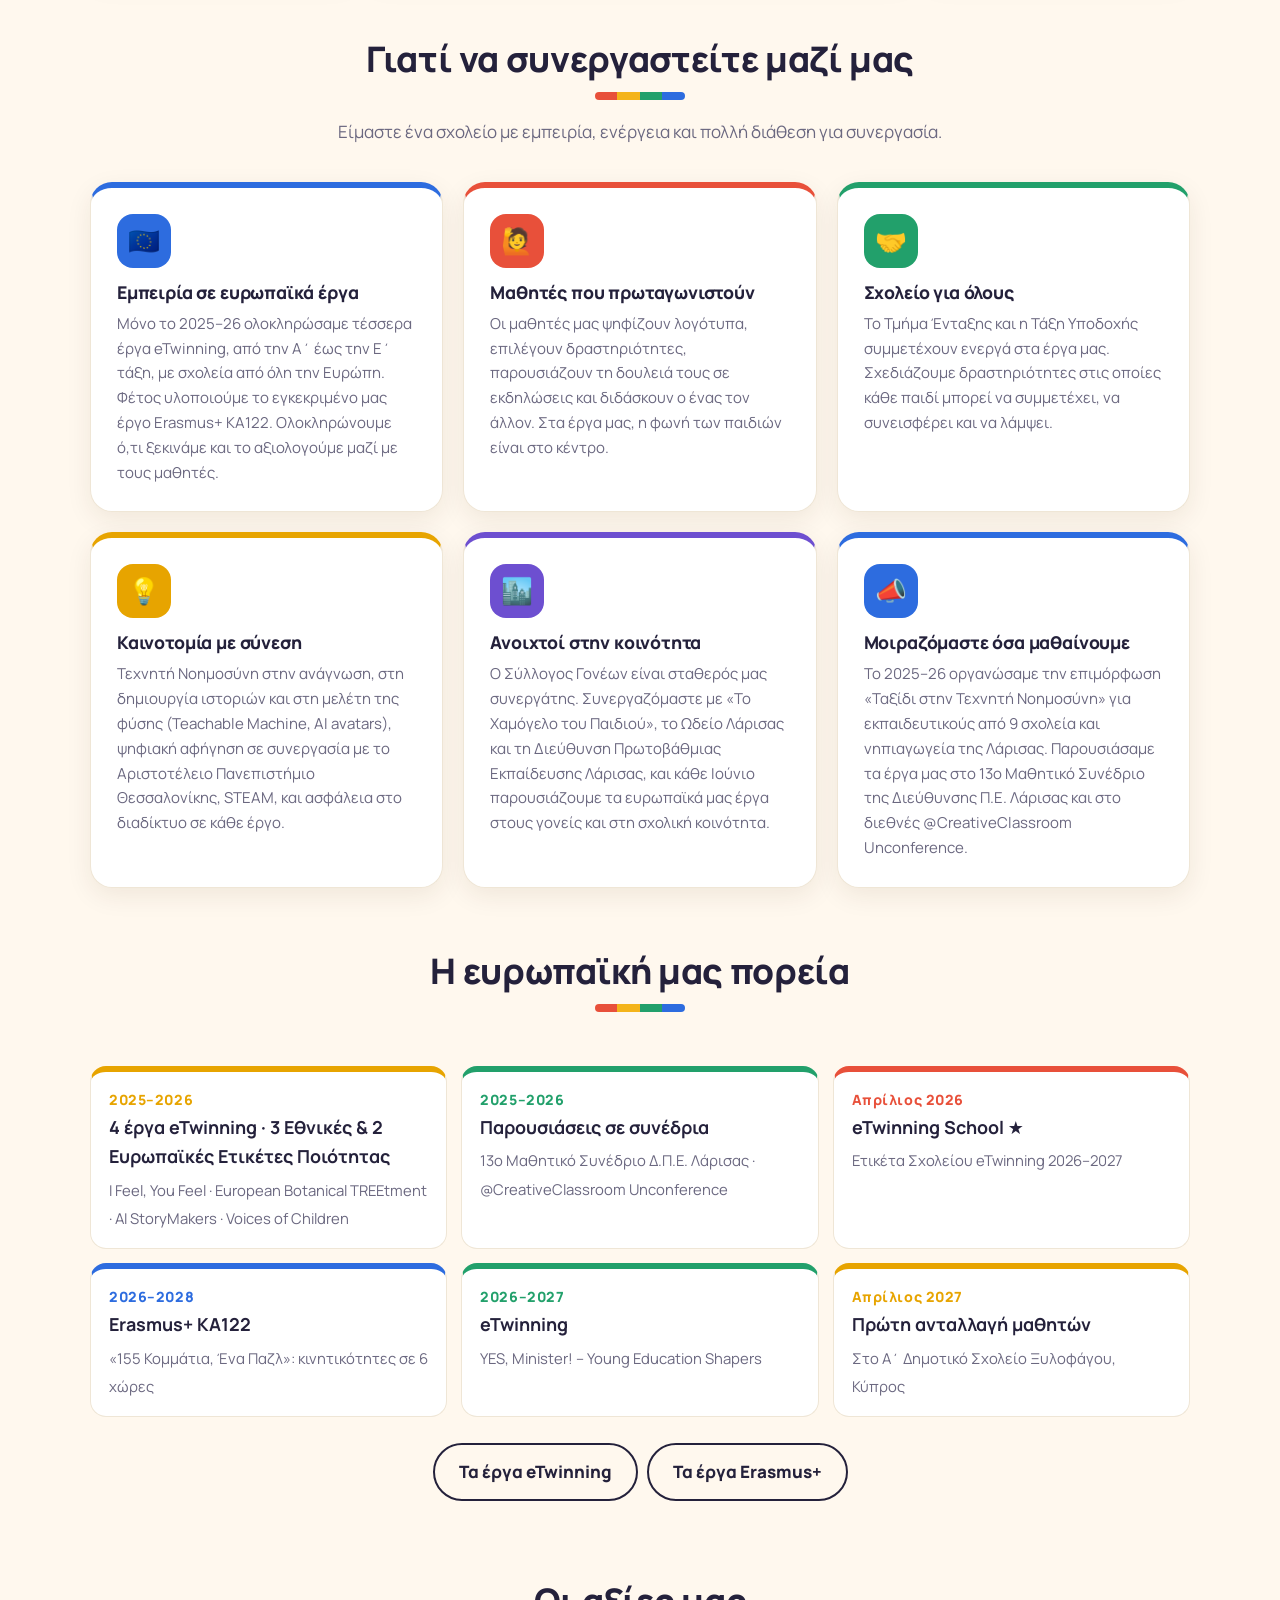
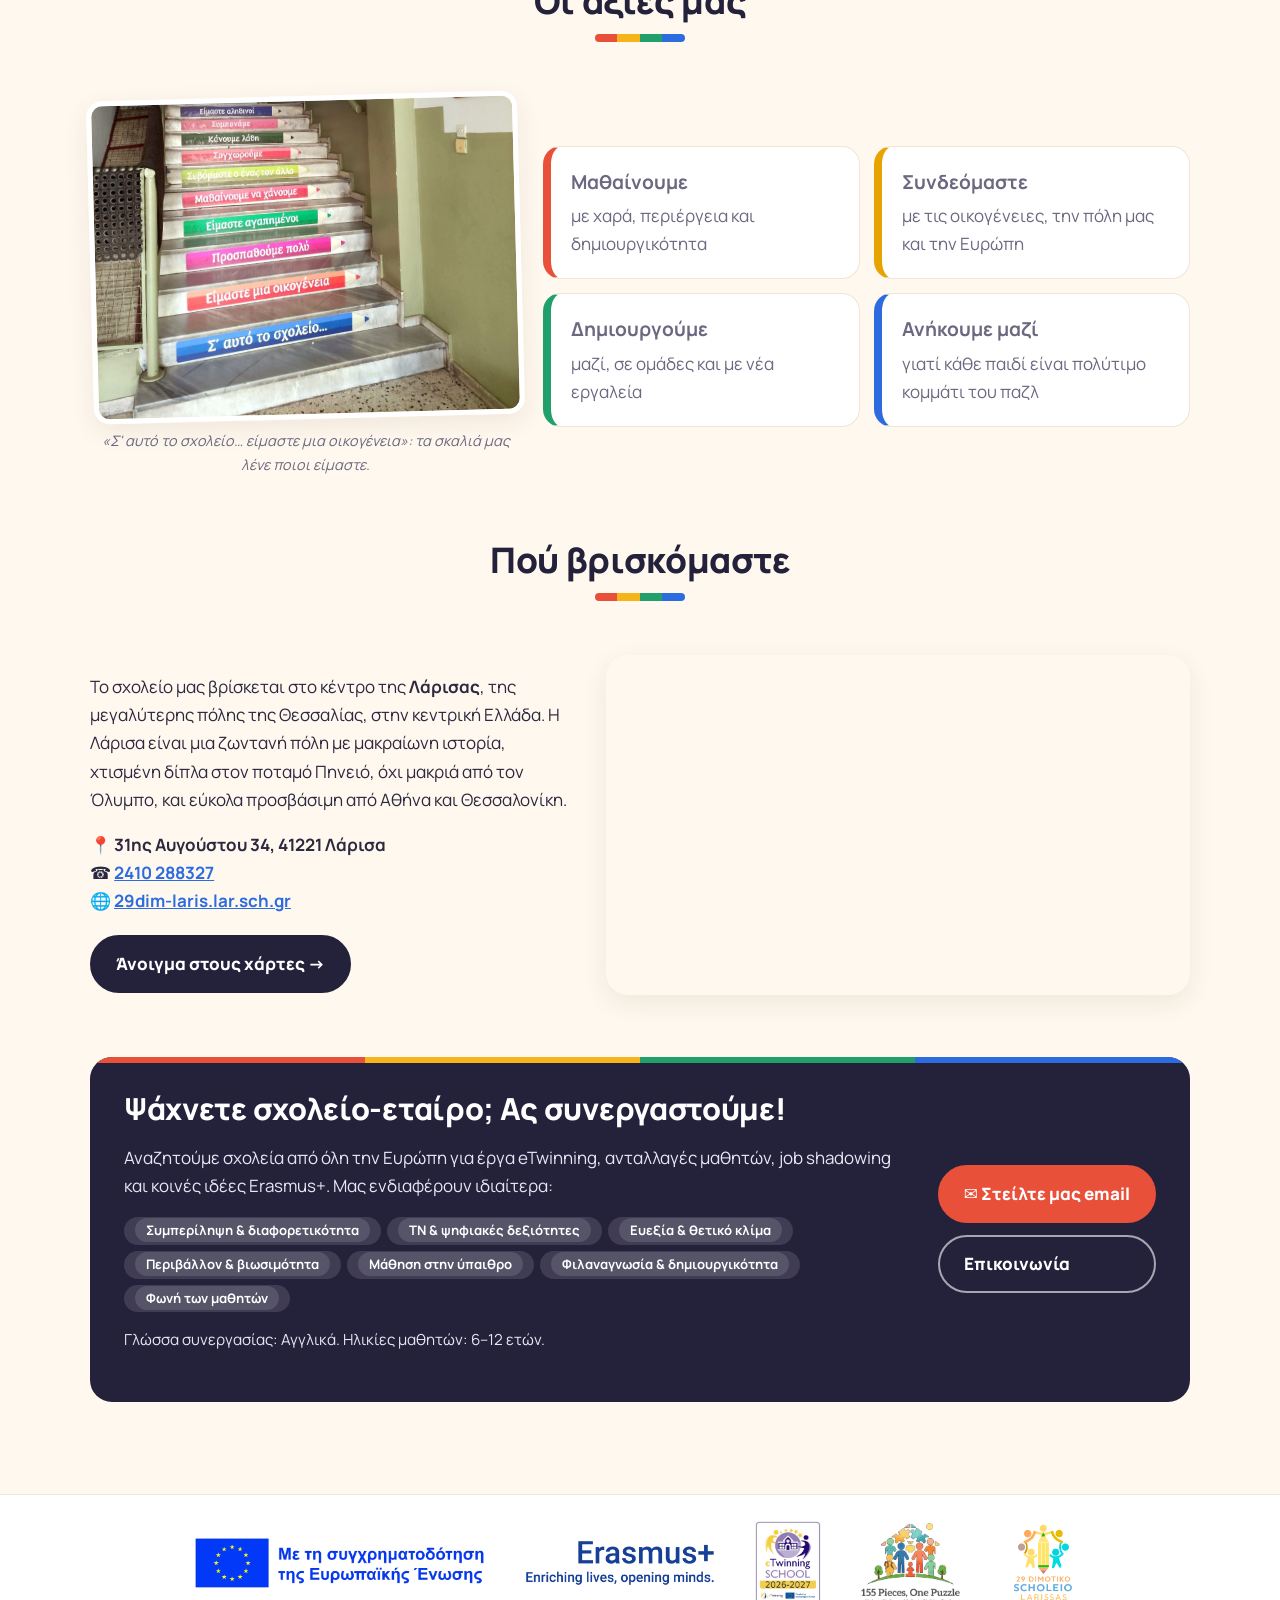
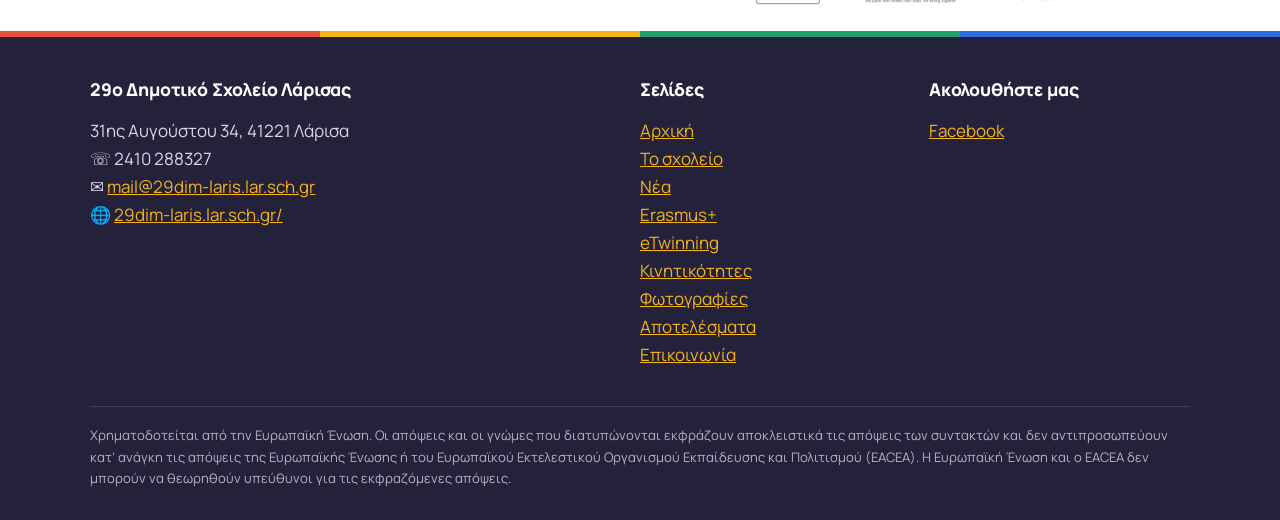
<file: school.html>
<!DOCTYPE html>
<html lang="el">
<head>
<meta charset="UTF-8">
<meta name="viewport" content="width=device-width, initial-scale=1.0">
<title>Το σχολείο μας · 29ο Δημοτικό Σχολείο Λάρισας</title>
<meta name="description" content="Γνωρίστε το 29ο Δημοτικό Σχολείο Λάρισας: eTwinning School, Erasmus+, συμπερίληψη και καινοτομία. Meet the 29th Primary School of Larissa, Greece – looking for European partners.">
<script>try{if(localStorage.getItem("lang")==="en")document.documentElement.classList.add("l-en")}catch(e){}</script>
<link href="https://fonts.googleapis.com/css2?family=Manrope:wght@400;600;700;800&display=swap" rel="stylesheet">
<link rel="icon" href="logo-school-icon.png">
<link rel="stylesheet" href="style.css?v=16">
</head>
<body>

<div class="hero page-hero school-hero has-badge">
  <img class="hero-badge school-logo" src="logo-school.png" alt="29ο Δημοτικό Σχολείο Λάρισας">
  <div class="wrap">
    <span class="kicker"><span data-l="el">Το σχολείο μας</span><span data-l="en">Our school</span></span>
    <h1><span data-l="el">Γνωρίστε το 29ο Δημοτικό Σχολείο Λάρισας</span><span data-l="en">Meet the 29th Primary School of Larissa</span></h1>
    <p data-l="el">Ένα ανοιχτό, δημοκρατικό σχολείο στην καρδιά της Λάρισας, όπου κάθε παιδί είναι ένα μοναδικό κομμάτι του παζλ, και η Ευρώπη είναι μέρος της καθημερινότητάς μας.</p>
    <p data-l="en">An open, democratic school in the heart of Larissa, Greece, where every child is a unique piece of the puzzle, and Europe is part of our everyday school life.</p>
    <div class="btns"><a class="btn" href="#partner"><span data-l="el">Ας συνεργαστούμε!</span><span data-l="en">Let's work together!</span></a></div>
  </div>
</div>

<!-- ===================== ΛΙΓΑ ΛΟΓΙΑ ===================== -->
<section>
  <div class="wrap">
    <div class="about-intro">
      <div>
        <h2><span data-l="el">Λίγα λόγια για εμάς</span><span data-l="en">A few words about us</span></h2>
        <p data-l="el">Το 29ο Δημοτικό Σχολείο Λάρισας είναι ένα δημόσιο δημοτικό σχολείο στο κέντρο της πόλης, με πάνω από 40 χρόνια ιστορίας. Φιλοξενεί <b>155 μαθητές</b> ηλικίας 6 έως 12 ετών σε <b>οκτώ τμήματα</b>, με Ολοήμερο Πρόγραμμα, Τμήμα Ένταξης και Τάξη Υποδοχής.</p>
        <p data-l="el">Το όραμά μας είναι ένα <b>ανοιχτό, δημοκρατικό σχολείο</b> που προσφέρει πολλά ερεθίσματα, καλλιεργεί τη συνεργασία, τη συμπερίληψη και την αλληλεγγύη, και δοκιμάζει με τόλμη νέες ιδέες. Είμαστε μια πολυπολιτισμική κοινότητα και βλέπουμε την ποικιλία ως πλούτο: κάθε παιδί μετράει, κάθε φωνή ακούγεται.</p>
        <p data-l="en">The 29th Primary School of Larissa is a public primary school in the city centre with more than 40 years of history. It welcomes <b>155 pupils</b> aged 6 to 12 in <b>eight classes</b>, with an all-day programme, an inclusion class and a reception class for newly arrived children.</p>
        <p data-l="en">Our vision is an <b>open, democratic school</b> that offers rich learning experiences, builds collaboration, inclusion and solidarity, and is not afraid to try new ideas. We are a multicultural community and see diversity as a strength: every child counts, and every voice is heard.</p>
      </div>
      <div class="facts">
        <div class="fact" style="--c:var(--red)"><b>155</b><span data-l="el">μαθητές</span><span data-l="en">pupils</span></div>
        <div class="fact" style="--c:#e7a400"><b>8</b><span data-l="el">τμήματα</span><span data-l="en">classes</span></div>
        <div class="fact" style="--c:var(--green)"><b>★</b><span>eTwinning School 2026–27</span></div>
        <div class="fact" style="--c:var(--blue)"><b>Erasmus+</b><span>KA122 · 2026–28</span></div>
      </div>
    </div>
  </div>
</section>

<!-- ===================== ΜΙΑ ΜΑΤΙΑ ΣΤΟ ΣΧΟΛΕΙΟ ===================== -->
<section style="padding-top:0">
  <div class="wrap">
    <div class="section-title">
      <h2><span data-l="el">Μια ματιά στο σχολείο μας</span><span data-l="en">A look around our school</span></h2>
      <p data-l="el">Φωτεινές αίθουσες, χώροι γεμάτοι με τις δημιουργίες των παιδιών και μια μεγάλη αυλή για παιχνίδι.</p>
      <p data-l="en">Bright classrooms, corridors full of children's artwork and a big schoolyard for play.</p>
    </div>
    <div class="mosaic gallery">
      <img class="tall" src="school-building.jpg" alt="Το κτίριο του σχολείου / Our school building">
      <img src="school-classroom.jpg" alt="Μια από τις αίθουσές μας / One of our classrooms">
      <img src="school-corridor.jpg" alt="Ο διάδρομος με τις ζωγραφιές των παιδιών / Our corridor with children's artwork">
      <img class="tall" src="school-hall.jpg" alt="Ο φωτεινός διάδρομος του σχολείου / Our bright school corridor">
      <img class="wide" src="school-yard.jpg" alt="Η αυλή του σχολείου / Our schoolyard">
    </div>
  </div>
</section>

<!-- ===================== ΓΙΑΤΙ ΝΑ ΣΥΝΕΡΓΑΣΤΕΙΤΕ ΜΑΖΙ ΜΑΣ ===================== -->
<section style="padding-top:0">
  <div class="wrap">
    <div class="section-title">
      <h2><span data-l="el">Γιατί να συνεργαστείτε μαζί μας</span><span data-l="en">Why partner with us</span></h2>
      <p data-l="el">Είμαστε ένα σχολείο με εμπειρία, ενέργεια και πολλή διάθεση για συνεργασία.</p>
      <p data-l="en">We are a school with experience, energy and a real love for working together.</p>
    </div>
    <div class="grid3">
      <div class="card offer" style="--c:var(--blue)"><div class="icon">🇪🇺</div>
        <h3><span data-l="el">Εμπειρία σε ευρωπαϊκά έργα</span><span data-l="en">Experienced European partner</span></h3>
        <p data-l="el">Μόνο το 2025–26 ολοκληρώσαμε τέσσερα έργα eTwinning, από την Α΄ έως την Ε΄ τάξη, με σχολεία από όλη την Ευρώπη. Φέτος υλοποιούμε το εγκεκριμένο μας έργο Erasmus+ KA122. Ολοκληρώνουμε ό,τι ξεκινάμε και το αξιολογούμε μαζί με τους μαθητές.</p>
        <p data-l="en">In 2025–26 alone we completed four eTwinning projects, from Grade 1 to Grade 5, with schools across Europe. This year we are running our approved Erasmus+ KA122 project. We finish what we start, and we evaluate it together with our pupils.</p></div>
      <div class="card offer" style="--c:var(--red)"><div class="icon">🙋</div>
        <h3><span data-l="el">Μαθητές που πρωταγωνιστούν</span><span data-l="en">Pupils who take the lead</span></h3>
        <p data-l="el">Οι μαθητές μας ψηφίζουν λογότυπα, επιλέγουν δραστηριότητες, παρουσιάζουν τη δουλειά τους σε εκδηλώσεις και διδάσκουν ο ένας τον άλλον. Στα έργα μας, η φωνή των παιδιών είναι στο κέντρο.</p>
        <p data-l="en">Our pupils vote for logos, choose activities, present their work at public events and teach each other. In our projects, children's voices come first.</p></div>
      <div class="card offer" style="--c:var(--green)"><div class="icon">🤝</div>
        <h3><span data-l="el">Σχολείο για όλους</span><span data-l="en">A school for everyone</span></h3>
        <p data-l="el">Το Τμήμα Ένταξης και η Τάξη Υποδοχής συμμετέχουν ενεργά στα έργα μας. Σχεδιάζουμε δραστηριότητες στις οποίες κάθε παιδί μπορεί να συμμετέχει, να συνεισφέρει και να λάμψει.</p>
        <p data-l="en">Our inclusion class and reception class take an active part in our projects. We design activities where every child can join in, contribute and shine.</p></div>
      <div class="card offer" style="--c:#e7a400"><div class="icon">💡</div>
        <h3><span data-l="el">Καινοτομία με σύνεση</span><span data-l="en">Innovation, done wisely</span></h3>
        <p data-l="el">Τεχνητή Νοημοσύνη στην ανάγνωση, στη δημιουργία ιστοριών και στη μελέτη της φύσης (Teachable Machine, AI avatars), ψηφιακή αφήγηση σε συνεργασία με το Αριστοτέλειο Πανεπιστήμιο Θεσσαλονίκης, STEAM, και ασφάλεια στο διαδίκτυο σε κάθε έργο.</p>
        <p data-l="en">AI for reading, storytelling and exploring nature (Teachable Machine, AI avatars), digital storytelling research with the Aristotle University of Thessaloniki, STEAM, and online safety built into every project.</p></div>
      <div class="card offer" style="--c:var(--purple,#6d4fd0)"><div class="icon">🏙️</div>
        <h3><span data-l="el">Ανοιχτοί στην κοινότητα</span><span data-l="en">Open to our community</span></h3>
        <p data-l="el">Ο Σύλλογος Γονέων είναι σταθερός μας συνεργάτης. Συνεργαζόμαστε με «Το Χαμόγελο του Παιδιού», το Ωδείο Λάρισας και τη Διεύθυνση Πρωτοβάθμιας Εκπαίδευσης Λάρισας, και κάθε Ιούνιο παρουσιάζουμε τα ευρωπαϊκά μας έργα στους γονείς και στη σχολική κοινότητα.</p>
        <p data-l="en">Our Parents' Association is a steady partner. We work with “The Smile of the Child”, the Larissa Conservatory and the Directorate of Primary Education of Larissa, and every June we present our European projects to families and the school community.</p></div>
      <div class="card offer" style="--c:var(--blue)"><div class="icon">📣</div>
        <h3><span data-l="el">Μοιραζόμαστε όσα μαθαίνουμε</span><span data-l="en">We share what we learn</span></h3>
        <p data-l="el">Το 2025–26 οργανώσαμε την επιμόρφωση «Ταξίδι στην Τεχνητή Νοημοσύνη» για εκπαιδευτικούς από 9 σχολεία και νηπιαγωγεία της Λάρισας. Παρουσιάσαμε τα έργα μας στο 13ο Μαθητικό Συνέδριο της Διεύθυνσης Π.Ε. Λάρισας και στο διεθνές @CreativeClassroom Unconference.</p>
        <p data-l="en">In 2025–26 we organised the training “A Journey into Artificial Intelligence” for teachers from 9 primary schools and kindergartens in Larissa. We presented our projects at the 13th Student Conference of the Larissa Directorate of Primary Education and at the international @CreativeClassroom Unconference.</p></div>
    </div>
  </div>
</section>

<!-- ===================== Η ΕΥΡΩΠΑΪΚΗ ΜΑΣ ΠΟΡΕΙΑ ===================== -->
<section style="padding-top:0">
  <div class="wrap">
    <div class="section-title">
      <h2><span data-l="el">Η ευρωπαϊκή μας πορεία</span><span data-l="en">Our European journey</span></h2>
    </div>
    <div class="journey">
      <div class="step" style="--c:#e7a400"><span class="yr">2025–2026</span><b><span data-l="el">4 έργα eTwinning · 3 Εθνικές &amp; 2 Ευρωπαϊκές Ετικέτες Ποιότητας</span><span data-l="en">4 eTwinning projects · 3 National &amp; 2 European Quality Labels</span></b><span>I Feel, You Feel · European Botanical TREEtment · AI StoryMakers · Voices of Children</span></div>
      <div class="step" style="--c:var(--green)"><span class="yr">2025–2026</span><b><span data-l="el">Παρουσιάσεις σε συνέδρια</span><span data-l="en">Conference presentations</span></b><span data-l="el">13ο Μαθητικό Συνέδριο Δ.Π.Ε. Λάρισας · @CreativeClassroom Unconference</span><span data-l="en">13th Larissa Student Conference · @CreativeClassroom Unconference</span></div>
      <div class="step" style="--c:var(--red)"><span class="yr"><span data-l="el">Απρίλιος 2026</span><span data-l="en">April 2026</span></span><b>eTwinning School ★</b><span data-l="el">Ετικέτα Σχολείου eTwinning 2026–2027</span><span data-l="en">eTwinning School Label 2026–2027</span></div>
      <div class="step" style="--c:var(--blue)"><span class="yr">2026–2028</span><b>Erasmus+ KA122</b><span data-l="el">«155 Κομμάτια, Ένα Παζλ»: κινητικότητες σε 6 χώρες</span><span data-l="en">“155 Pieces, One Puzzle”: mobilities to 6 countries</span></div>
      <div class="step" style="--c:var(--green)"><span class="yr">2026–2027</span><b>eTwinning</b><span>YES, Minister! – Young Education Shapers</span></div>
      <div class="step" style="--c:#e7a400"><span class="yr"><span data-l="el">Απρίλιος 2027</span><span data-l="en">April 2027</span></span><b><span data-l="el">Πρώτη ανταλλαγή μαθητών</span><span data-l="en">Our first pupil exchange</span></b><span data-l="el">Στο Α΄ Δημοτικό Σχολείο Ξυλοφάγου, Κύπρος</span><span data-l="en">To the 1st Primary School of Xylofagou, Cyprus</span></div>
    </div>
    <p class="center-link"><a class="btn ghost" href="etwinning.html"><span data-l="el">Τα έργα eTwinning</span><span data-l="en">eTwinning projects</span></a> &nbsp; <a class="btn ghost" href="erasmus.html"><span data-l="el">Τα έργα Erasmus+</span><span data-l="en">Erasmus+ projects</span></a></p>
  </div>
</section>

<!-- ===================== ΟΙ ΑΞΙΕΣ ΜΑΣ ===================== -->
<section style="padding-top:0">
  <div class="wrap">
    <div class="section-title">
      <h2><span data-l="el">Οι αξίες μας</span><span data-l="en">Our values</span></h2>
    </div>
<div class="values-wrap">
      <figure class="stairs gallery"><img src="school-stairs.jpg" alt="«Σ' αυτό το σχολείο… είμαστε μια οικογένεια» / “In this school… we are a family”">
        <figcaption><span data-l="el">«Σ' αυτό το σχολείο… είμαστε μια οικογένεια»: τα σκαλιά μας λένε ποιοι είμαστε.</span><span data-l="en">“In this school… we are a family”: our stairs say who we are.</span></figcaption></figure>
      <div class="values">
      <div style="--c:var(--red)"><b><span data-l="el">Μαθαίνουμε</span><span data-l="en">We learn</span></b><span data-l="el">με χαρά, περιέργεια και δημιουργικότητα</span><span data-l="en">with joy, curiosity and creativity</span></div>
      <div style="--c:#e7a400"><b><span data-l="el">Συνδεόμαστε</span><span data-l="en">We connect</span></b><span data-l="el">με τις οικογένειες, την πόλη μας και την Ευρώπη</span><span data-l="en">with families, our city and Europe</span></div>
      <div style="--c:var(--green)"><b><span data-l="el">Δημιουργούμε</span><span data-l="en">We create</span></b><span data-l="el">μαζί, σε ομάδες και με νέα εργαλεία</span><span data-l="en">together, in teams and with new tools</span></div>
      <div style="--c:var(--blue)"><b><span data-l="el">Ανήκουμε μαζί</span><span data-l="en">We belong together</span></b><span data-l="el">γιατί κάθε παιδί είναι πολύτιμο κομμάτι του παζλ</span><span data-l="en">because every child is a precious piece of the puzzle</span></div>
    </div>
    </div>
  </div>
</section>

<!-- ===================== ΠΟΥ ΒΡΙΣΚΟΜΑΣΤΕ ===================== -->
<section style="padding-top:0">
  <div class="wrap">
    <div class="section-title">
      <h2><span data-l="el">Πού βρισκόμαστε</span><span data-l="en">Where we are</span></h2>
    </div>
    <div class="where">
      <div>
        <p data-l="el">Το σχολείο μας βρίσκεται στο κέντρο της <b>Λάρισας</b>, της μεγαλύτερης πόλης της Θεσσαλίας, στην κεντρική Ελλάδα. Η Λάρισα είναι μια ζωντανή πόλη με μακραίωνη ιστορία, χτισμένη δίπλα στον ποταμό Πηνειό, όχι μακριά από τον Όλυμπο, και εύκολα προσβάσιμη από Αθήνα και Θεσσαλονίκη.</p>
        <p data-l="en">Our school is in the centre of <b>Larissa</b>, the largest city of Thessaly in central Greece. Larissa is a lively city with a long history, built on the river Pineios, not far from Mount Olympus, and easy to reach from Athens and Thessaloniki.</p>
        <p class="addr">📍 <span data-fill="address"></span><br>☎️ <span data-fill="phone"></span><br>🌐 <a href="http://29dim-laris.lar.sch.gr/" target="_blank" rel="noopener">29dim-laris.lar.sch.gr</a></p>
        <a class="btn dark" href="https://www.google.com/maps/search/?api=1&amp;query=29%CE%BF%20%CE%94%CE%B7%CE%BC%CE%BF%CF%84%CE%B9%CE%BA%CF%8C%20%CE%A3%CF%87%CE%BF%CE%BB%CE%B5%CE%AF%CE%BF%20%CE%9B%CE%AC%CF%81%CE%B9%CF%83%CE%B1%CF%82" target="_blank" rel="noopener"><span data-l="el">Άνοιγμα στους χάρτες →</span><span data-l="en">Open in Maps →</span></a>
      </div>
      <iframe class="map" title="Map" loading="lazy" referrerpolicy="no-referrer-when-downgrade"
        src="https://maps.google.com/maps?q=31%CE%B7%CF%82%20%CE%91%CF%85%CE%B3%CE%BF%CF%8D%CF%83%CF%84%CE%BF%CF%85%2034%2C%2041221%20%CE%9B%CE%AC%CF%81%CE%B9%CF%83%CE%B1&amp;z=16&amp;output=embed"></iframe>
    </div>
  </div>
</section>

<!-- ===================== ΑΣ ΣΥΝΕΡΓΑΣΤΟΥΜΕ ===================== -->
<section style="padding-top:0" id="partner">
  <div class="wrap">
    <div class="cta">
      <div>
        <h2><span data-l="el">Ψάχνετε σχολείο-εταίρο; Ας συνεργαστούμε!</span><span data-l="en">Looking for a partner school? Let's work together!</span></h2>
        <p data-l="el">Αναζητούμε σχολεία από όλη την Ευρώπη για έργα eTwinning, ανταλλαγές μαθητών, job shadowing και κοινές ιδέες Erasmus+. Μας ενδιαφέρουν ιδιαίτερα:</p>
        <p data-l="en">We are looking for schools across Europe for eTwinning projects, pupil exchanges, job shadowing and new Erasmus+ ideas. We are especially interested in:</p>
        <div class="chips">
          <span><span data-l="el">Συμπερίληψη &amp; διαφορετικότητα</span><span data-l="en">Inclusion &amp; diversity</span></span>
          <span><span data-l="el">ΤΝ &amp; ψηφιακές δεξιότητες</span><span data-l="en">AI &amp; digital skills</span></span>
          <span><span data-l="el">Ευεξία &amp; θετικό κλίμα</span><span data-l="en">Wellbeing &amp; positive climate</span></span>
          <span><span data-l="el">Περιβάλλον &amp; βιωσιμότητα</span><span data-l="en">Environment &amp; sustainability</span></span>
          <span><span data-l="el">Μάθηση στην ύπαιθρο</span><span data-l="en">Outdoor learning</span></span>
          <span><span data-l="el">Φιλαναγνωσία &amp; δημιουργικότητα</span><span data-l="en">Reading &amp; creativity</span></span>
          <span><span data-l="el">Φωνή των μαθητών</span><span data-l="en">Pupil voice</span></span>
        </div>
        <p data-l="el" style="font-size:.95rem">Γλώσσα συνεργασίας: Αγγλικά. Ηλικίες μαθητών: 6–12 ετών.</p>
        <p data-l="en" style="font-size:.95rem">Working language: English. Pupils' ages: 6–12.</p>
      </div>
      <div class="cta-btns">
        <a class="btn" data-fill="mailto" href="#">✉️ <span data-l="el">Στείλτε μας email</span><span data-l="en">Email us</span></a>
        <a class="btn ghost" href="contact.html"><span data-l="el">Επικοινωνία</span><span data-l="en">Contact</span></a>
      </div>
    </div>
  </div>
</section>

<script src="script.js?v=16"></script>
</body>
</html>
</file>
<file: style.css>
/* ================================================================
   29ο Δημοτικό Σχολείο Λάρισας · European Projects
   Κοινό στυλ για όλες τις σελίδες — θέμα «Παζλ»
   ================================================================ */
:root{
  /* Τα 4 χρώματα του παζλ */
  --red:#e8503a;--yellow:#f4b41a;--green:#22a06b;--blue:#2d6cdf;
  --ink:#24213b;--cream:#fff8ee;--card:#ffffff;--text:#2b2840;--muted:#6b6880;--line:#efe6d6;
  --radius:22px;--shadow:0 8px 26px rgba(60,40,10,.08);
  --accent:var(--blue);
}
*{box-sizing:border-box}
html{scroll-behavior:smooth}
body{margin:0;font-family:"Manrope",system-ui,sans-serif;background:var(--cream);color:var(--text);line-height:1.65;font-size:17px}
h1,h2,h3,h4{font-family:"Manrope",system-ui,sans-serif;font-weight:800;line-height:1.2;margin:0 0 .5em;color:var(--ink);letter-spacing:-.01em}
a{color:var(--blue)}
img{max-width:100%;display:block}
.wrap{max-width:1140px;margin:0 auto;padding:0 20px}
.c-red{color:var(--red)}.c-yellow{color:#d39200}.c-green{color:var(--green)}.c-blue{color:var(--blue)}

/* ---------- Γλώσσα: ΕΛ / EN ---------- */
html:not(.l-en) [data-l="en"]{display:none!important}
html.l-en [data-l="el"]{display:none!important}

/* ---------- Header ---------- */
header{position:sticky;top:0;z-index:50;background:rgba(255,255,255,.96);backdrop-filter:blur(8px);border-bottom:1px solid var(--line)}
header::after{content:"";position:absolute;left:0;right:0;bottom:-4px;height:4px;background:linear-gradient(90deg,var(--red) 0 25%,var(--yellow) 25% 50%,var(--green) 50% 75%,var(--blue) 75%)}
.nav{display:flex;align-items:center;height:72px;gap:14px}
.brand{display:flex;align-items:center;gap:11px;text-decoration:none;color:var(--ink);line-height:1.15;margin-right:auto}
.brand .logo{width:54px;height:54px;object-fit:contain;flex:none}
.brand b{display:block;font-weight:800;font-size:.94rem;white-space:nowrap}
.brand small{white-space:nowrap}
header .wrap{max-width:1280px}
.brand small{display:block;font-weight:600;color:var(--muted);font-size:.8rem}
.menu{display:flex;gap:2px;list-style:none;margin:0;padding:0}
.menu a{display:block;padding:8px 8px;border-radius:999px;text-decoration:none;color:var(--text);font-weight:700;font-size:.89rem;white-space:nowrap}
.menu a:hover{background:#fbf1e1}
.menu a.active{background:var(--ink);color:#fff}
.langbtn{border:2px solid var(--ink);background:#fff;color:var(--ink);font-weight:800;border-radius:999px;padding:6px 12px;cursor:pointer;font-family:inherit;font-size:.85rem}
.langbtn:hover{background:var(--ink);color:#fff}
.burger{display:none;background:none;border:0;font-size:28px;cursor:pointer;color:var(--ink);padding:0 4px}
@media(max-width:1270px){
  .burger{display:block}
  .menu{display:none;position:absolute;top:76px;left:0;right:0;background:#fff;flex-direction:column;padding:10px 20px 18px;box-shadow:var(--shadow)}
  .menu.open{display:flex}
  .menu a{font-size:1rem;padding:10px 14px}
}
@media(max-width:520px){.brand small{display:none}.brand b{font-size:.86rem;white-space:normal}.brand .logo{width:44px;height:44px}.nav{gap:8px}}

/* ---------- Αρχική: hero ---------- */
.hero{padding:70px 0 90px;position:relative;overflow:hidden}
.hero-grid{display:grid;grid-template-columns:1.15fr .85fr;gap:40px;align-items:center}
.hero h1{font-size:clamp(2.3rem,5.4vw,3.9rem);line-height:1.08;margin-bottom:.35em}
.hero .slogan{font-weight:800;font-size:clamp(1.05rem,2.3vw,1.35rem);margin:0 0 18px}
.hero p{max-width:620px;font-size:1.12rem;color:var(--muted)}
.hero-art img{width:100%;max-width:400px;margin-left:auto;display:block;background:#fff;border-radius:32px;padding:22px;box-shadow:0 14px 34px rgba(60,40,10,.12);transform:rotate(2deg)}
@media(max-width:820px){.hero-grid{grid-template-columns:1fr}.hero-art img{max-width:280px;margin:0 auto}.hero{padding-top:40px}}
.kicker{display:inline-block;background:#fff;border:2px solid var(--line);color:var(--ink);font-weight:800;padding:5px 14px;border-radius:999px;font-size:.8rem;letter-spacing:.05em;text-transform:uppercase;margin-bottom:18px}
.kicker::before{content:"";display:inline-block;width:10px;height:10px;border-radius:3px;background:var(--accent);margin-right:8px;vertical-align:1px}

/* ---------- Υπόλοιπες σελίδες: hero ---------- */
.page-hero{padding:56px 0 54px;background:#fff;border-bottom:6px solid var(--accent)}
.page-hero h1{font-size:clamp(2rem,4.6vw,3.1rem)}
.page-hero p{max-width:640px}
.page-hero::after{content:"";position:absolute;right:6%;top:50%;width:190px;height:190px;transform:translateY(-50%) rotate(-12deg);background:var(--accent);opacity:.9;
  -webkit-mask:url("data:image/svg+xml,%3Csvg xmlns='http://www.w3.org/2000/svg' viewBox='0 0 100 100'%3E%3Cpath d='M15 25 H38 C34 8 62 8 58 25 H85 V48 C102 44 102 72 85 68 V90 H15 Z'/%3E%3C/svg%3E") center/contain no-repeat;
          mask:url("data:image/svg+xml,%3Csvg xmlns='http://www.w3.org/2000/svg' viewBox='0 0 100 100'%3E%3Cpath d='M15 25 H38 C34 8 62 8 58 25 H85 V48 C102 44 102 72 85 68 V90 H15 Z'/%3E%3C/svg%3E") center/contain no-repeat}
@media(max-width:820px){.page-hero::after{width:90px;height:90px;top:24px;right:16px;transform:rotate(-12deg);opacity:.25}}
.hero.et{--accent:var(--yellow)}
.hero.news{--accent:var(--green)}
.has-badge::after{display:none}
.hero-badge{position:absolute;right:7%;top:50%;transform:translateY(-50%) rotate(3deg);height:220px;width:auto;box-shadow:0 12px 28px rgba(60,40,10,.15);border-radius:16px}
@media(max-width:820px){.hero-badge{position:static;transform:rotate(2deg);height:150px;display:block;margin:0 auto 20px}}
.card-badge{float:right;height:110px;width:auto;margin:0 0 10px 16px;position:relative;border-radius:10px}
.card-badge.eu{height:auto;width:150px;margin-top:8px}
.hero-eu{position:absolute;right:6%;top:50%;transform:translateY(-50%);display:flex;flex-direction:column;align-items:flex-end;gap:16px}
.hero-eu img{width:300px;height:auto}
.hero-eu img[src^="logo-erasmus"]{width:210px}
@media(max-width:980px){.hero-eu{position:static;transform:none;align-items:flex-start;padding:0 20px 18px;flex-direction:row;flex-wrap:wrap}.hero-eu img{width:220px}.hero-eu img[src^="logo-erasmus"]{width:150px}}

.hero.mob{--accent:var(--green)}
.hero.gal{--accent:var(--red)}
.hero.res{--accent:var(--red)}
.et-page{--accent:var(--yellow)}

.btns{display:flex;gap:12px;flex-wrap:wrap;margin-top:28px}
.btn{display:inline-block;padding:13px 24px;border-radius:999px;font-weight:800;text-decoration:none;background:var(--red);color:#fff;border:2px solid var(--red)}
.btn:hover{filter:brightness(1.06)}
.btn.ghost{background:transparent;color:var(--ink);border-color:var(--ink)}
.btn.dark{background:var(--ink);border-color:var(--ink);color:#fff}

/* ---------- Sections ---------- */
section{padding:62px 0}
.section-title{text-align:center;margin-bottom:36px}
.section-title h2{display:inline-block;font-size:clamp(1.6rem,3.4vw,2.2rem)}
.section-title h2::after{content:"";display:block;width:90px;height:8px;margin:12px auto 0;border-radius:6px;background:linear-gradient(90deg,var(--red) 0 25%,var(--yellow) 25% 50%,var(--green) 50% 75%,var(--blue) 75%)}
.section-title p{color:var(--muted);max-width:700px;margin:0 auto}

/* Αριθμοί σαν κομμάτια παζλ */
.stats{display:grid;grid-template-columns:repeat(4,1fr);gap:18px;margin-top:-20px;position:relative}
.stat{--c:var(--red);position:relative;background:var(--c);color:#fff;border-radius:18px;padding:26px 16px 22px;text-align:center}
.stat::before{content:"";position:absolute;top:-16px;left:50%;width:34px;height:34px;margin-left:-17px;border-radius:50%;background:var(--c)}
.stat:nth-child(2){--c:#e7a400}.stat:nth-child(3){--c:var(--green)}.stat:nth-child(4){--c:var(--blue)}
.stat b{position:relative;display:block;font-size:2.6rem;line-height:1.05;font-weight:800}
.stat span{position:relative;font-weight:700;font-size:.95rem;opacity:.95}
@media(max-width:820px){.stats{grid-template-columns:repeat(2,1fr);row-gap:30px}}

.grid2{display:grid;grid-template-columns:1fr 1fr;gap:22px}
.grid3{display:grid;grid-template-columns:repeat(3,1fr);gap:20px}
@media(max-width:860px){.grid2,.grid3{grid-template-columns:1fr}}
.card{background:var(--card);border-radius:var(--radius);box-shadow:var(--shadow);padding:26px;border:1px solid var(--line)}
.prog-card{--c:var(--blue);text-decoration:none;color:inherit;transition:transform .15s,box-shadow .15s;display:block;position:relative;overflow:hidden}
.prog-card::before{content:"";position:absolute;right:-30px;top:-30px;width:110px;height:110px;border-radius:50%;background:var(--c);opacity:.12}
.prog-card:hover{transform:translateY(-4px) rotate(-.4deg);box-shadow:0 14px 30px rgba(60,40,10,.12)}
.prog-card.et{--c:#e7a400}.prog-card.mob{--c:var(--green)}.prog-card.gal{--c:var(--red)}.prog-card.res{--c:var(--blue)}
.prog-card .more{font-weight:800;color:var(--c)}
.icon{width:54px;height:54px;border-radius:16px;background:var(--c,var(--blue));display:grid;place-items:center;font-size:1.6rem;margin-bottom:14px}

/* ---------- Χρονολόγιο έργων ---------- */
.timeline{position:relative;margin-left:12px;padding-left:36px;border-left:4px dashed #e3d4bb}
.year{position:relative;margin:0 0 24px}
.year::before{content:"";position:absolute;left:-52px;top:2px;width:28px;height:28px;border-radius:8px;background:var(--accent);transform:rotate(12deg);box-shadow:0 0 0 5px var(--cream)}
.year h2{font-size:1.6rem;margin-bottom:14px}
.project{background:var(--card);border-radius:var(--radius);box-shadow:var(--shadow);padding:28px;margin-bottom:22px;border:1px solid var(--line);border-top:6px solid var(--accent)}
.project h3{font-size:1.45rem;margin-bottom:6px}
.sub{margin:0;color:var(--muted);font-weight:700}
.meta{display:flex;flex-wrap:wrap;gap:8px;margin:10px 0 14px}
.tag{font-size:.8rem;font-weight:800;padding:4px 12px;border-radius:999px;background:#f3ecdf;color:var(--ink)}
.tag.live{background:#dcf3e7;color:#127048}
.tag.done{background:#ecebf1;color:#555}
.tag.y{background:#fdf0cc;color:#7a5600}
details{margin-top:14px;border-top:1px dashed var(--line);padding-top:12px}
summary{cursor:pointer;font-weight:800;color:var(--red)}
details h4{margin:18px 0 6px;font-size:1.08rem}
details ul{margin:0;padding-left:20px}
.jump{display:flex;gap:8px;flex-wrap:wrap;justify-content:center;margin-bottom:34px}
.jump a,.chip{padding:8px 17px;border-radius:999px;background:#fff;border:2px solid var(--line);text-decoration:none;font-weight:800;color:var(--ink);cursor:pointer;font-family:inherit;font-size:.92rem}
.jump a:hover,.chip:hover{border-color:var(--ink)}
.chip.on{border-color:var(--ink);background:var(--ink);color:#fff}

/* ---------- Χρονολόγιο κινητικοτήτων ---------- */
.mobs{position:relative;margin-left:12px;padding-left:36px;border-left:4px dashed #e3d4bb}
.mobi{position:relative;background:var(--card);border-radius:var(--radius);box-shadow:var(--shadow);padding:20px 24px;margin-bottom:18px;border:1px solid var(--line);border-left:8px solid var(--c,var(--blue))}
.mobi::before{content:"";position:absolute;left:-55px;top:20px;width:24px;height:24px;border-radius:7px;background:var(--c,var(--blue));transform:rotate(12deg);box-shadow:0 0 0 5px var(--cream)}
.mobi .when{font-weight:800;color:var(--c);font-size:.88rem;text-transform:uppercase;letter-spacing:.04em}
.mobi h3{font-size:1.2rem;margin:4px 0 4px}
.mobi p{margin:0;color:var(--muted)}
.mobi .flag{font-size:1.6rem;float:right;margin-left:10px}
.mobi[data-t~="shadow"]{--c:var(--red)}
.mobi[data-t~="course"]{--c:var(--blue)}
.mobi[data-t~="visit"]{--c:#d39200}
.mobi[data-t~="pupils"]{--c:var(--green)}
.legend{display:flex;flex-wrap:wrap;gap:8px;justify-content:center;margin-bottom:32px}

/* ---------- Κάρτες δραστηριοτήτων / αποστολών ---------- */
.act-grid{display:grid;grid-template-columns:repeat(3,1fr);gap:14px;margin:22px 0 6px}
@media(max-width:900px){.act-grid{grid-template-columns:1fr}}
.act{background:#fffaf2;border:1px solid var(--line);border-top:5px solid var(--c);border-radius:16px;padding:16px 18px}
.act > b{display:block;font-size:1.02rem;color:var(--ink)}
.act .num{display:inline-block;margin:6px 0 8px;font-weight:800;color:var(--c);font-size:1.25rem}
.act p,.act li{font-size:.93rem;color:var(--text)}
.act ul{padding-left:18px;margin:0}
.act li{margin-bottom:6px}
.act small{color:var(--muted)}
.missions{display:grid;grid-template-columns:repeat(auto-fill,minmax(210px,1fr));gap:10px;margin:10px 0 4px}
.mission{background:#fffaf2;border:1px solid var(--line);border-left:5px solid var(--yellow);border-radius:12px;padding:10px 14px}
.mission .m{font-size:.75rem;font-weight:800;text-transform:uppercase;letter-spacing:.05em;color:#b07b00}
.mission b{display:block;color:var(--ink)}
.mission span.s{font-size:.85rem;color:var(--muted)}
.chips{display:flex;flex-wrap:wrap;gap:6px;margin:6px 0}
.chips span{background:#f3ecdf;border-radius:999px;padding:3px 11px;font-size:.82rem;font-weight:700}
.partners li{margin-bottom:3px}
.tag.eql{background:#e3e0f5;color:#3b2f87}
.article-photos img.cert{aspect-ratio:auto;object-fit:contain;background:#fff}
.tag.ql{background:#fde7c7;color:#8a4b00}
.label-cards{display:grid;grid-template-columns:1fr 1fr;gap:16px;margin:24px 0}
.label-card{display:flex;gap:16px;align-items:flex-start;background:#fff;border:1px solid var(--line);border-top:6px solid var(--yellow);border-radius:18px;padding:18px;text-decoration:none;color:inherit;box-shadow:var(--shadow)}
.label-card:hover{border-color:var(--ink)}
.label-card img{width:96px;height:auto;flex:none;border-radius:10px}
.label-card h3{font-size:1.05rem;margin:4px 0 6px}
.label-card p{margin:0;font-size:.94rem;color:var(--muted)}
.badge-count{display:inline-block;background:#fde7c7;color:#8a4b00;font-weight:800;font-size:.85rem;border-radius:999px;padding:2px 10px}
.article-photos .span2{grid-column:span 2;aspect-ratio:auto}
@media(max-width:640px){.label-cards{grid-template-columns:1fr}.label-card img{width:70px}.article-photos .span2{grid-column:auto}}
.conf{font-size:.9rem;color:var(--muted);background:#fffaf2;border:1px dashed var(--line);border-radius:12px;padding:8px 12px}

/* ---------- Το σχολείο μας ---------- */
.school-hero{--accent:var(--red)}
@media(min-width:821px){.has-badge h1,.has-badge .wrap > p{max-width:calc(100% - 300px)}}
.hero-badge.school-logo{background:#fff;padding:14px;height:200px}
.about-intro{display:grid;grid-template-columns:1.4fr 1fr;gap:36px;align-items:center}
.about-intro h2{font-size:clamp(1.5rem,3vw,2rem)}
.facts{display:grid;grid-template-columns:1fr 1fr;gap:14px}
.fact{background:var(--c);color:#fff;border-radius:18px;padding:22px 14px;text-align:center}
.fact b{display:block;font-size:2.2rem;line-height:1.1;font-weight:800}
.fact span{font-weight:700;font-size:.92rem}
.grid4{display:grid;grid-template-columns:repeat(4,1fr);gap:18px}
.offer{border-top:6px solid var(--c)}
.offer h3{font-size:1.1rem}
.offer p{font-size:.94rem;color:var(--muted);margin:0}
.values{display:grid;grid-template-columns:repeat(4,1fr);gap:14px}
.values > div{background:#fff;border:1px solid var(--line);border-radius:18px;padding:20px;border-left:8px solid var(--c)}
.values b{display:block;font-size:1.2rem;color:var(--c);margin-bottom:4px}
.values span{color:var(--muted)}
.mosaic.gallery{display:grid;grid-template-columns:repeat(4,minmax(0,1fr));grid-auto-rows:220px;gap:14px}
.mosaic img{width:100%;height:100%;object-fit:cover;border-radius:18px;cursor:zoom-in;box-shadow:var(--shadow);border:5px solid #fff;aspect-ratio:auto}
.mosaic .tall{grid-row:span 2}
.mosaic .wide{grid-column:span 2}
@media(max-width:820px){.mosaic.gallery{grid-template-columns:1fr 1fr;grid-auto-rows:170px}}
.values-wrap{display:grid;grid-template-columns:minmax(0,.8fr) minmax(0,1.2fr);gap:22px;align-items:center}
.values-wrap .values{grid-template-columns:1fr 1fr}
.stairs{margin:0}
.stairs.gallery{display:block}
.stairs img{width:100%;max-height:520px;object-fit:cover;object-position:center bottom;border-radius:20px;cursor:zoom-in;box-shadow:var(--shadow);border:6px solid #fff;transform:rotate(-1.5deg)}
.stairs figcaption{font-size:.9rem;color:var(--muted);text-align:center;margin-top:10px;font-style:italic}
@media(max-width:820px){.values-wrap{grid-template-columns:minmax(0,1fr)}.stairs img{max-height:420px}}
@media(max-width:560px){.values-wrap .values{grid-template-columns:minmax(0,1fr)}}
.where{display:grid;grid-template-columns:1fr 1.2fr;gap:30px;align-items:center}
.where .addr{font-weight:700;margin:16px 0 20px}
.map{width:100%;height:340px;border:0;border-radius:var(--radius);box-shadow:var(--shadow)}
@media(max-width:900px){.about-intro,.where{grid-template-columns:1fr}.grid4,.values{grid-template-columns:1fr 1fr}}
@media(max-width:560px){.grid4,.values{grid-template-columns:1fr}}

.journey{display:grid;grid-template-columns:repeat(3,1fr);gap:14px;counter-reset:s}
.journey .step{background:#fff;border:1px solid var(--line);border-top:6px solid var(--c);border-radius:16px;padding:16px 18px}
.journey .yr{display:block;font-weight:800;color:var(--c);font-size:.88rem;letter-spacing:.04em}
.journey b{display:block;font-size:1.12rem;color:var(--ink);margin:2px 0 4px}
.journey .step > span:not(.yr){color:var(--muted);font-size:.93rem}
@media(max-width:900px){.journey{grid-template-columns:1fr 1fr}}
@media(max-width:560px){.journey{grid-template-columns:1fr}}
.cta{background:var(--ink);color:#e9e6f5;border-radius:var(--radius);padding:34px;display:grid;grid-template-columns:1fr auto;gap:28px;align-items:center;position:relative;overflow:hidden}
.cta::before{content:"";position:absolute;left:0;right:0;top:0;height:6px;background:linear-gradient(90deg,var(--red) 0 25%,var(--yellow) 25% 50%,var(--green) 50% 75%,var(--blue) 75%)}
.cta h2{color:#fff;font-size:clamp(1.4rem,3vw,1.9rem)}
.cta .chips span{background:rgba(255,255,255,.12);color:#fff}
.cta-btns{display:flex;flex-direction:column;gap:12px}
.cta .btn.ghost{color:#fff;border-color:rgba(255,255,255,.6)}
@media(max-width:760px){.cta{grid-template-columns:1fr;padding:24px}.cta-btns{flex-direction:row;flex-wrap:wrap}}

/* ---------- Upcoming ---------- */
.upcoming .card b{display:block;color:var(--red);font-weight:800;font-size:.84rem;text-transform:uppercase;letter-spacing:.05em}
.upcoming h4{margin:6px 0 4px}
.upcoming p{margin:0;color:var(--muted)}

/* ---------- Gallery ---------- */
.album{margin-bottom:46px}
.album h2{font-size:1.45rem}
.album > p{color:var(--muted);margin-top:-6px}
.gallery{display:grid;grid-template-columns:repeat(auto-fill,minmax(200px,1fr));gap:14px}
.gallery img{width:100%;aspect-ratio:4/3;object-fit:cover;border-radius:16px;cursor:zoom-in;box-shadow:var(--shadow);border:5px solid #fff;transition:transform .15s}
.gallery img:nth-child(odd):hover{transform:rotate(-1.5deg) scale(1.03)}
.gallery img:nth-child(even):hover{transform:rotate(1.5deg) scale(1.03)}
.empty{grid-column:1/-1;border:3px dashed #e3d4bb;border-radius:var(--radius);padding:34px;text-align:center;color:var(--muted);font-weight:700;background:#fff}
.lightbox{position:fixed;inset:0;background:rgba(20,16,35,.93);display:none;align-items:center;justify-content:center;z-index:100;padding:20px;flex-direction:column}
.lightbox.open{display:flex}
.lightbox img{max-height:80vh;max-width:92vw;border-radius:10px}
.lightbox .cap{color:#fff;margin-top:12px;text-align:center;max-width:700px}
.lightbox button{position:absolute;background:rgba(255,255,255,.15);color:#fff;border:0;font-size:30px;width:52px;height:52px;border-radius:50%;cursor:pointer}
.lightbox .x{top:18px;right:18px}
.lightbox .prev{left:14px;top:50%}
.lightbox .next{right:14px;top:50%}

/* ---------- Αποτελέσματα / Υλικό ---------- */
.res-list{display:grid;grid-template-columns:repeat(auto-fill,minmax(300px,1fr));gap:16px}
.res-item{display:flex;gap:14px;align-items:flex-start;background:var(--card);border-radius:18px;box-shadow:var(--shadow);border:1px solid var(--line);padding:18px 20px;text-decoration:none;color:inherit}
a.res-item:hover{border-color:var(--ink)}
.res-item .ic{font-size:1.8rem;line-height:1}
.res-item h4{margin:0 0 4px;font-size:1.02rem}
.res-item p{margin:0;color:var(--muted);font-size:.92rem}
.soon{display:inline-block;margin-top:6px;font-size:.75rem;font-weight:800;background:#fdf0cc;color:#7a5600;padding:2px 9px;border-radius:999px}

/* ---------- Επικοινωνία ---------- */
.contact-grid{display:grid;grid-template-columns:repeat(3,1fr);gap:18px}
@media(max-width:860px){.contact-grid{grid-template-columns:1fr}}
.contact-grid .card{text-align:center}
.contact-grid .card .icon{margin:0 auto 14px}
.contact-grid .card:nth-child(1){--c:var(--red)}.contact-grid .card:nth-child(2){--c:var(--yellow)}.contact-grid .card:nth-child(3){--c:var(--green)}
.contact-grid .card p{margin:0;font-weight:700;word-break:break-word}
.fb-banner{background:var(--blue);color:#fff;border-radius:var(--radius);padding:34px;display:flex;align-items:center;justify-content:space-between;gap:20px;flex-wrap:wrap}
.fb-banner h3{color:#fff;margin:0 0 4px}
.fb-banner p{margin:0;opacity:.92}
.fb-banner .btn{background:#fff;color:var(--blue);border-color:#fff}

.proj-logo{float:right;width:190px;margin:0 0 12px 20px;background:#fff}
@media(max-width:640px){.proj-logo{float:none;display:block;width:200px;margin:0 auto 16px}}
details{clear:both}

/* ---------- Νέα ---------- */
.hero.news{--accent:var(--green)}
.news-grid{display:grid;grid-template-columns:repeat(auto-fit,minmax(260px,360px));gap:22px;justify-content:center}
.ncard{display:flex;flex-direction:column;background:var(--card);border:1px solid var(--line);border-radius:var(--radius);box-shadow:var(--shadow);overflow:hidden;text-decoration:none;color:inherit;transition:transform .15s,box-shadow .15s}
.ncard:hover{transform:translateY(-4px);box-shadow:0 14px 30px rgba(60,40,10,.12)}
.ncard .thumb{position:relative;aspect-ratio:16/10;overflow:hidden;background:#f3ecdf}
.ncard .thumb img{width:100%;height:100%;object-fit:cover;transition:transform .3s}
.ncard:hover .thumb img{transform:scale(1.04)}
.ncard .cat{position:absolute;left:14px;top:14px;background:#fff;color:var(--ink);font-weight:800;font-size:.75rem;letter-spacing:.04em;text-transform:uppercase;padding:4px 11px;border-radius:999px;box-shadow:0 2px 8px rgba(0,0,0,.12)}
.ncard .body{padding:18px 20px 20px;display:flex;flex-direction:column;flex:1}
.ncard .date{font-size:.82rem;font-weight:800;color:var(--muted);text-transform:uppercase;letter-spacing:.04em}
.ncard h3{font-size:1.18rem;margin:6px 0 8px;color:var(--ink)}
.ncard p{margin:0 0 14px;color:var(--muted);font-size:.95rem;display:-webkit-box;-webkit-line-clamp:3;-webkit-box-orient:vertical;overflow:hidden}
.ncard .more{margin-top:auto;font-weight:800;color:var(--green);font-size:.95rem}
.center-link{text-align:center;margin-top:26px}

/* Σελίδα άρθρου */
.article-hero{background:#fff;border-bottom:6px solid var(--green);padding:46px 0 40px}
.article-hero .wrap,.article-body{max-width:820px}
.back{display:inline-block;font-weight:800;text-decoration:none;color:var(--muted);margin-bottom:18px}
.back:hover{color:var(--ink)}
.article-hero h1{font-size:clamp(1.9rem,4.6vw,2.8rem);margin:8px 0 0}
.article-hero .date{font-weight:800;color:var(--green);text-transform:uppercase;letter-spacing:.05em;font-size:.88rem}
.article-body{margin:0 auto;padding:40px 20px 10px}
.article-body .badge{float:right;width:150px;margin:4px 0 16px 26px;border-radius:12px;box-shadow:var(--shadow);transform:rotate(3deg)}
.article-body p{font-size:1.08rem}
.article-body .lead{font-size:1.25rem;font-weight:700;color:var(--ink);line-height:1.5}
.article-body .closing{font-weight:800;color:var(--green);font-size:1.15rem}
.article-body .banner{width:100%;border-radius:18px;margin:0 0 24px;box-shadow:var(--shadow)}
.article-photos{clear:both;display:grid;grid-template-columns:1fr 1fr;gap:14px;margin-top:30px}
.article-photos img{width:100%;aspect-ratio:4/3;object-fit:cover;border-radius:16px;cursor:zoom-in;box-shadow:var(--shadow);border:5px solid #fff}
.wide-photos{grid-template-columns:1fr}
.wide-photos img{aspect-ratio:auto}
.info-box{clear:both;display:grid;grid-template-columns:repeat(3,1fr);gap:12px;margin:26px 0 6px}
.info-box > div{background:#fff;border:1px solid var(--line);border-left:6px solid var(--blue);border-radius:14px;padding:14px 16px;font-weight:600}
.info-box b{display:block;font-size:.78rem;text-transform:uppercase;letter-spacing:.05em;color:var(--blue);margin-bottom:2px}
@media(max-width:640px){.info-box{grid-template-columns:1fr}}
.article-foot{display:flex;justify-content:space-between;gap:12px;flex-wrap:wrap;margin-top:30px;padding-top:20px;border-top:1px dashed var(--line)}
@media(max-width:640px){.article-body .badge{width:100px;margin-left:16px}.article-photos{grid-template-columns:1fr}}

/* ---------- Λωρίδα λογοτύπων ---------- */
.logo-strip{background:#fff;border-top:1px solid var(--line);padding:26px 0;margin-top:30px}
.logo-strip .wrap{display:flex;flex-wrap:wrap;align-items:center;justify-content:center;gap:22px 38px}
.logo-strip img{height:84px;width:auto;max-width:100%}
.logo-strip .eu-flag{height:52px}
.logo-strip img[src^="logo-erasmus"]{height:50px}
@media(max-width:640px){.logo-strip img{height:62px}.logo-strip .eu-flag{height:40px}.logo-strip img[src^="logo-erasmus"]{height:38px}}

/* ---------- Footer ---------- */
footer{background:var(--ink);color:#d9d6e8;padding:48px 0 30px;margin-top:0;position:relative}
footer::before{content:"";position:absolute;left:0;right:0;top:0;height:6px;background:linear-gradient(90deg,var(--red) 0 25%,var(--yellow) 25% 50%,var(--green) 50% 75%,var(--blue) 75%)}
footer h3{color:#fff;font-size:1.1rem}
footer a{color:var(--yellow)}
.foot{display:grid;grid-template-columns:2fr 1fr 1fr;gap:28px}
@media(max-width:820px){.foot{grid-template-columns:1fr}}
.eu{margin-top:20px;padding-top:18px;border-top:1px solid rgba(255,255,255,.15);font-size:.82rem;opacity:.8}
</file>
